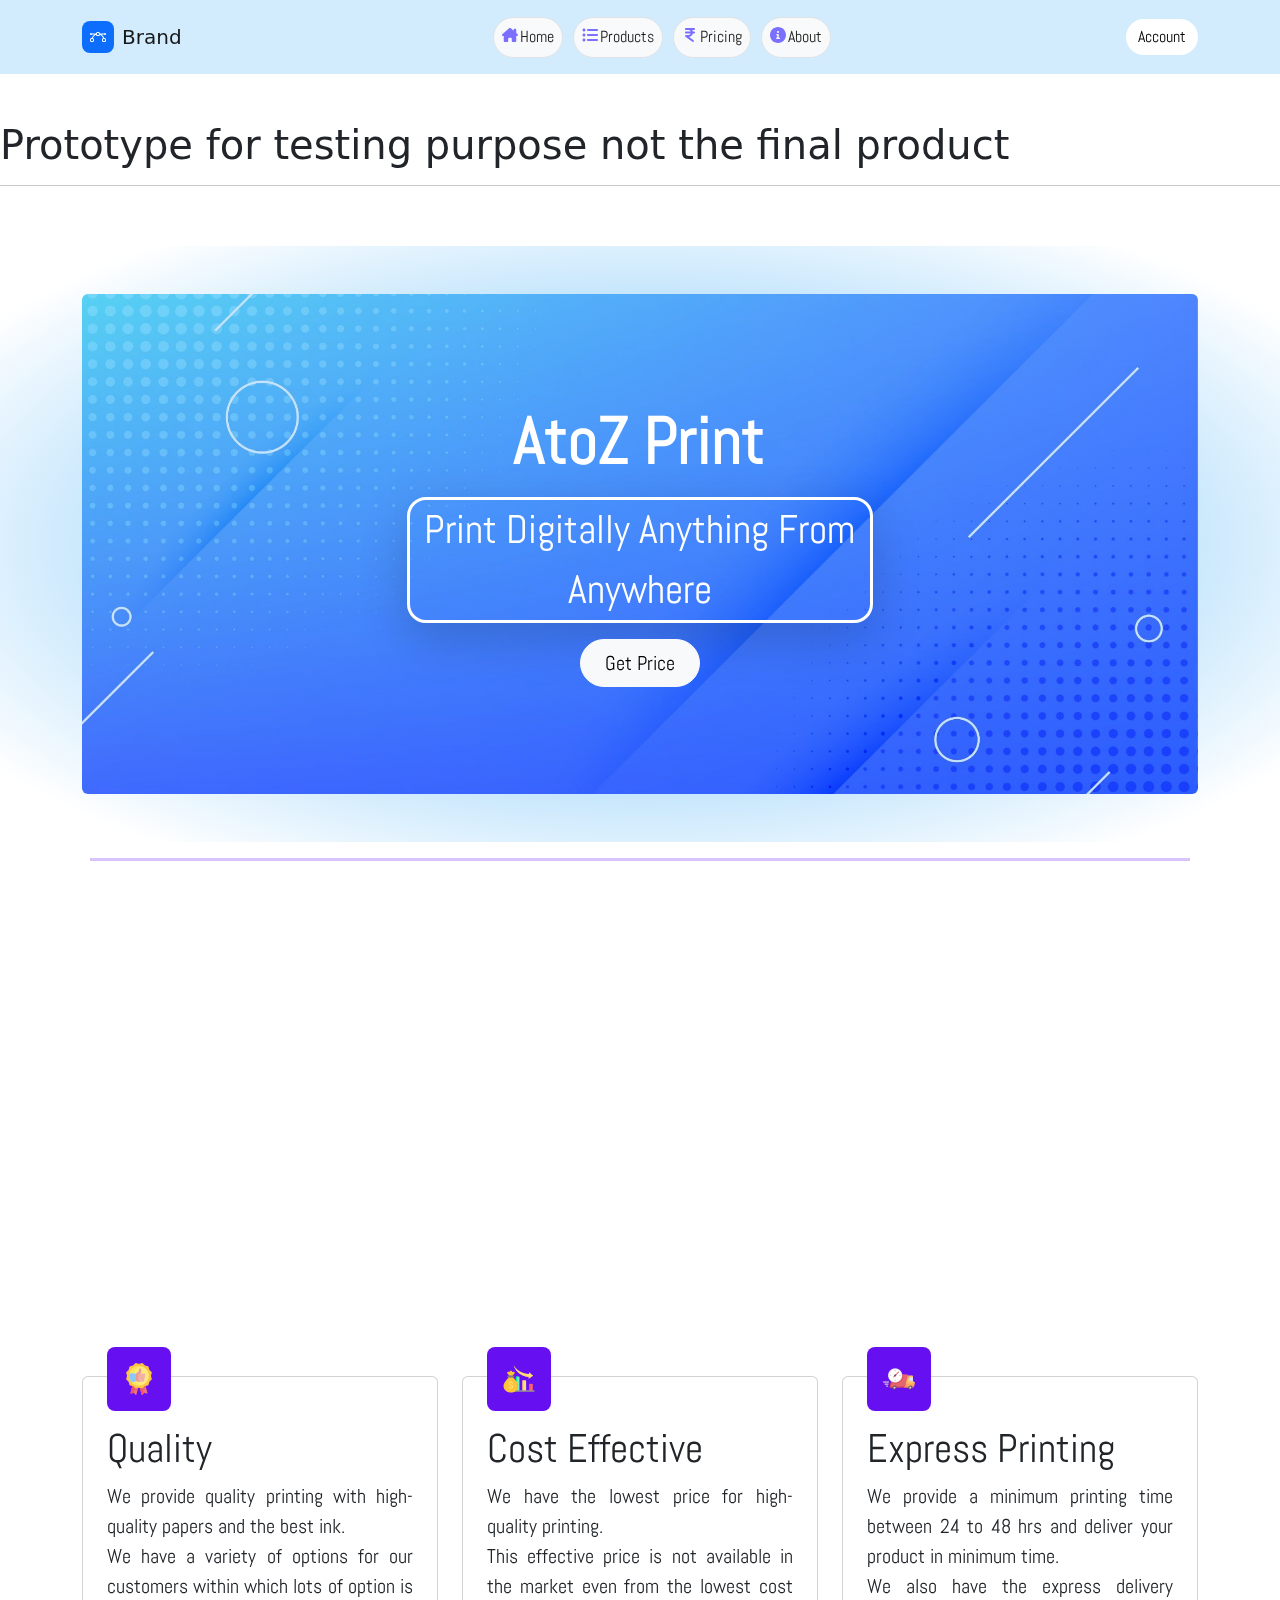
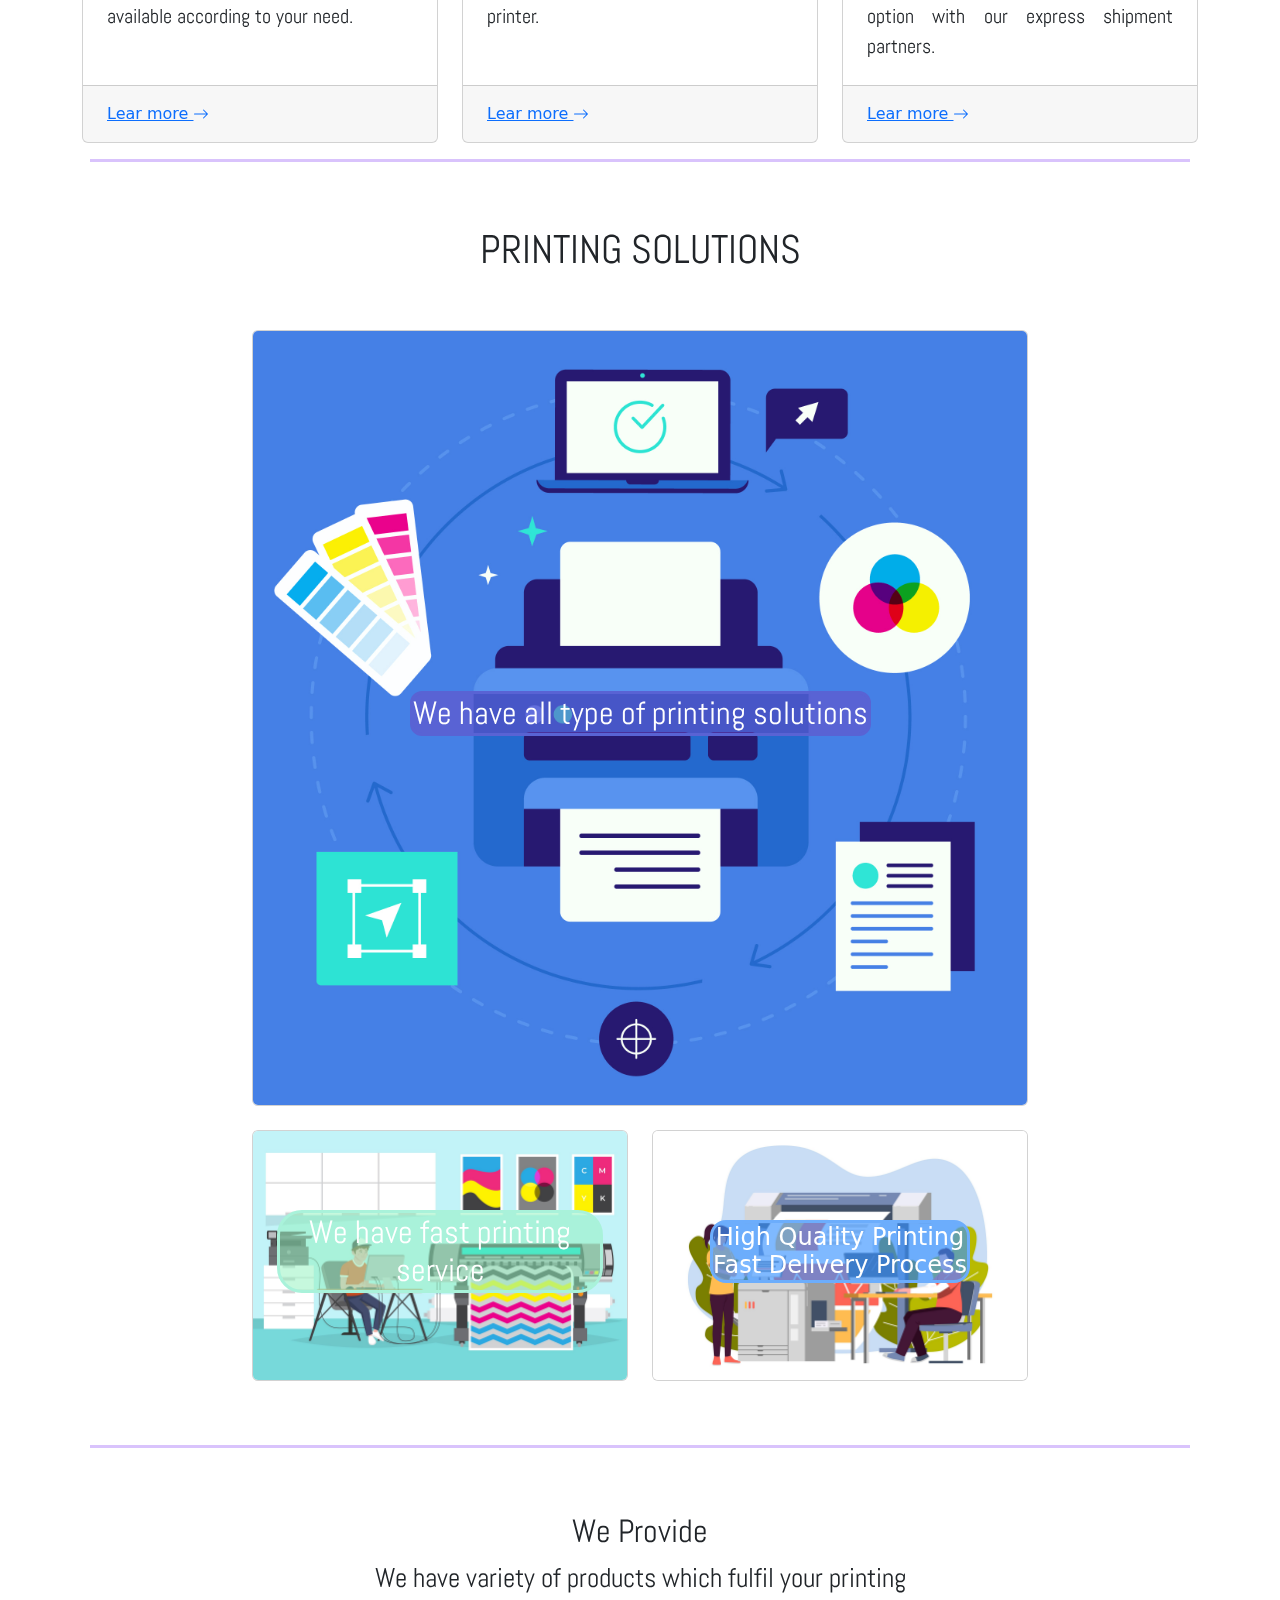
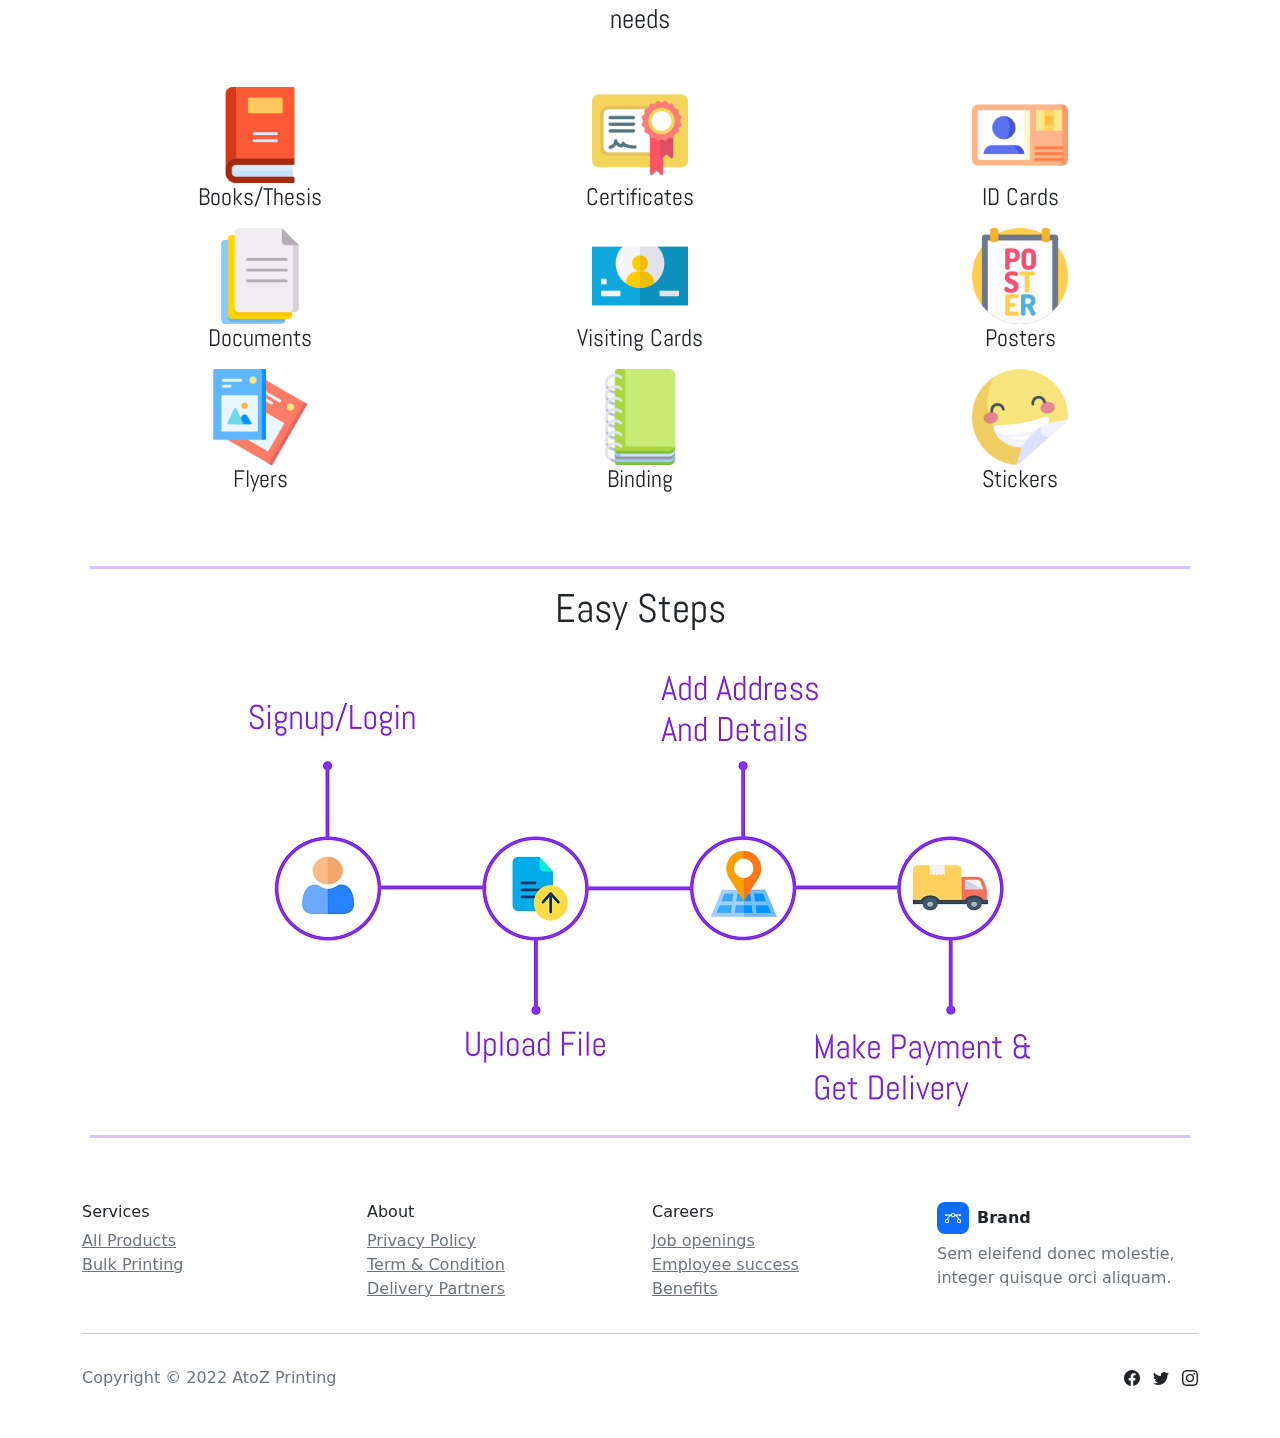
<file: index.html>
<!DOCTYPE html>
<html lang="en">

<head>
    <meta charset="utf-8">
    <meta name="viewport" content="width=device-width, initial-scale=1.0, shrink-to-fit=no">
    <title>AtoZPrinting</title>
    <link rel="stylesheet" href="assets/bootstrap/css/bootstrap.min.css">
    <link rel="stylesheet" href="https://fonts.googleapis.com/css?family=Abel&amp;display=swap">
    <link rel="stylesheet" href="https://fonts.googleapis.com/css?family=Aldrich&amp;display=swap">
    <link rel="stylesheet" href="https://fonts.googleapis.com/css?family=Allerta+Stencil&amp;display=swap">
    <link rel="stylesheet" href="assets/css/aos.min.css">
    <link rel="stylesheet" href="assets/css/animate.min.css">
    <link rel="stylesheet" href="assets/css/hob.css">
    <link rel="stylesheet" href="assets/css/Navbar-Centered-Links-icons.css">
    <link rel="stylesheet" href="assets/css/Projects-Grid-images.css">
    <link rel="stylesheet" href="assets/css/timeline.css">
</head>

<body>
    <hr style="margin-top: 60px;"><h1 style="margin-top: 60px;">Prototype for testing purpose not the final product</h1><hr>
    <nav class="navbar navbar-light navbar-expand-md fixed-top py-3" style="width: 100%;position: fixed;margin: 0px;margin-bottom: 0px;background: #d3ecfd;">
        <div class="container"><a class="navbar-brand d-flex align-items-center" href="#"><span class="bs-icon-sm bs-icon-rounded bs-icon-primary d-flex justify-content-center align-items-center me-2 bs-icon"><svg xmlns="http://www.w3.org/2000/svg" width="1em" height="1em" fill="currentColor" viewBox="0 0 16 16" class="bi bi-bezier">
                        <path fill-rule="evenodd" d="M0 10.5A1.5 1.5 0 0 1 1.5 9h1A1.5 1.5 0 0 1 4 10.5v1A1.5 1.5 0 0 1 2.5 13h-1A1.5 1.5 0 0 1 0 11.5v-1zm1.5-.5a.5.5 0 0 0-.5.5v1a.5.5 0 0 0 .5.5h1a.5.5 0 0 0 .5-.5v-1a.5.5 0 0 0-.5-.5h-1zm10.5.5A1.5 1.5 0 0 1 13.5 9h1a1.5 1.5 0 0 1 1.5 1.5v1a1.5 1.5 0 0 1-1.5 1.5h-1a1.5 1.5 0 0 1-1.5-1.5v-1zm1.5-.5a.5.5 0 0 0-.5.5v1a.5.5 0 0 0 .5.5h1a.5.5 0 0 0 .5-.5v-1a.5.5 0 0 0-.5-.5h-1zM6 4.5A1.5 1.5 0 0 1 7.5 3h1A1.5 1.5 0 0 1 10 4.5v1A1.5 1.5 0 0 1 8.5 7h-1A1.5 1.5 0 0 1 6 5.5v-1zM7.5 4a.5.5 0 0 0-.5.5v1a.5.5 0 0 0 .5.5h1a.5.5 0 0 0 .5-.5v-1a.5.5 0 0 0-.5-.5h-1z"></path>
                        <path d="M6 4.5H1.866a1 1 0 1 0 0 1h2.668A6.517 6.517 0 0 0 1.814 9H2.5c.123 0 .244.015.358.043a5.517 5.517 0 0 1 3.185-3.185A1.503 1.503 0 0 1 6 5.5v-1zm3.957 1.358A1.5 1.5 0 0 0 10 5.5v-1h4.134a1 1 0 1 1 0 1h-2.668a6.517 6.517 0 0 1 2.72 3.5H13.5c-.123 0-.243.015-.358.043a5.517 5.517 0 0 0-3.185-3.185z"></path>
                    </svg></span><span>Brand</span></a><button data-bs-toggle="collapse" class="navbar-toggler" data-bs-target="#navcol-3"><span class="visually-hidden">Toggle navigation</span><span class="navbar-toggler-icon"></span></button>
            <div class="collapse navbar-collapse" id="navcol-3">
                <ul class="navbar-nav mx-auto">
                    <li class="nav-item" style="padding-right: 10px;"><a class="nav-link active bg-light bg-gradient border rounded-pill d-table float-start" href="index.html" style="padding-top: 7px;font-family: Abel, sans-serif;"><svg xmlns="http://www.w3.org/2000/svg" viewBox="0 -32 576 576" width="1em" height="1em" fill="currentColor" style="color: rgba(108,95,254,0.9);padding: 0px;margin-bottom: 4px;margin-right: 2px;">
                                <!--! Font Awesome Free 6.1.1 by @fontawesome - https://fontawesome.com License - https://fontawesome.com/license/free (Icons: CC BY 4.0, Fonts: SIL OFL 1.1, Code: MIT License) Copyright 2022 Fonticons, Inc. -->
                                <path d="M511.8 287.6L512.5 447.7C512.5 450.5 512.3 453.1 512 455.8V472C512 494.1 494.1 512 472 512H456C454.9 512 453.8 511.1 452.7 511.9C451.3 511.1 449.9 512 448.5 512H392C369.9 512 352 494.1 352 472V384C352 366.3 337.7 352 320 352H256C238.3 352 224 366.3 224 384V472C224 494.1 206.1 512 184 512H128.1C126.6 512 125.1 511.9 123.6 511.8C122.4 511.9 121.2 512 120 512H104C81.91 512 64 494.1 64 472V360C64 359.1 64.03 358.1 64.09 357.2V287.6H32.05C14.02 287.6 0 273.5 0 255.5C0 246.5 3.004 238.5 10.01 231.5L266.4 8.016C273.4 1.002 281.4 0 288.4 0C295.4 0 303.4 2.004 309.5 7.014L416 100.7V64C416 46.33 430.3 32 448 32H480C497.7 32 512 46.33 512 64V185L564.8 231.5C572.8 238.5 576.9 246.5 575.8 255.5C575.8 273.5 560.8 287.6 543.8 287.6L511.8 287.6z"></path>
                            </svg>Home</a></li>
                    <li class="nav-item" style="padding-right: 10px;"><a class="nav-link active bg-light bg-gradient border rounded-pill d-table float-start" href="Products.html" style="padding-top: 7px;font-family: Abel, sans-serif;"><svg xmlns="http://www.w3.org/2000/svg" viewBox="0 0 512 512" width="1em" height="1em" fill="currentColor" style="color: rgba(108,95,254,0.9);padding: 0px;margin-bottom: 4px;margin-right: 2px;">
                                <!--! Font Awesome Free 6.1.1 by @fontawesome - https://fontawesome.com License - https://fontawesome.com/license/free (Icons: CC BY 4.0, Fonts: SIL OFL 1.1, Code: MIT License) Copyright 2022 Fonticons, Inc. -->
                                <path d="M16 96C16 69.49 37.49 48 64 48C90.51 48 112 69.49 112 96C112 122.5 90.51 144 64 144C37.49 144 16 122.5 16 96zM480 64C497.7 64 512 78.33 512 96C512 113.7 497.7 128 480 128H192C174.3 128 160 113.7 160 96C160 78.33 174.3 64 192 64H480zM480 224C497.7 224 512 238.3 512 256C512 273.7 497.7 288 480 288H192C174.3 288 160 273.7 160 256C160 238.3 174.3 224 192 224H480zM480 384C497.7 384 512 398.3 512 416C512 433.7 497.7 448 480 448H192C174.3 448 160 433.7 160 416C160 398.3 174.3 384 192 384H480zM16 416C16 389.5 37.49 368 64 368C90.51 368 112 389.5 112 416C112 442.5 90.51 464 64 464C37.49 464 16 442.5 16 416zM112 256C112 282.5 90.51 304 64 304C37.49 304 16 282.5 16 256C16 229.5 37.49 208 64 208C90.51 208 112 229.5 112 256z"></path>
                            </svg>Products</a></li>
                    <li class="nav-item" style="padding-right: 10px;"><a class="nav-link active bg-light bg-gradient border rounded-pill d-table float-start" href="#" style="padding-top: 7px;font-family: Abel, sans-serif;"><svg xmlns="http://www.w3.org/2000/svg" viewBox="-96 0 512 512" width="1em" height="1em" fill="currentColor" style="color: rgba(108,95,254,0.9);padding: 0px;margin-bottom: 4px;margin-right: 2px;">
                                <!--! Font Awesome Free 6.1.1 by @fontawesome - https://fontawesome.com License - https://fontawesome.com/license/free (Icons: CC BY 4.0, Fonts: SIL OFL 1.1, Code: MIT License) Copyright 2022 Fonticons, Inc. -->
                                <path d="M.0022 64C.0022 46.33 14.33 32 32 32H288C305.7 32 320 46.33 320 64C320 81.67 305.7 96 288 96H231.8C241.4 110.4 248.5 126.6 252.4 144H288C305.7 144 320 158.3 320 176C320 193.7 305.7 208 288 208H252.4C239.2 266.3 190.5 311.2 130.3 318.9L274.6 421.1C288.1 432.2 292.3 452.2 282 466.6C271.8 480.1 251.8 484.3 237.4 474L13.4 314C2.083 305.1-2.716 291.5 1.529 278.2C5.774 264.1 18.09 256 32 256H112C144.8 256 173 236.3 185.3 208H32C14.33 208 .0022 193.7 .0022 176C.0022 158.3 14.33 144 32 144H185.3C173 115.7 144.8 96 112 96H32C14.33 96 .0022 81.67 .0022 64V64z"></path>
                            </svg>Pricing</a></li>
                    <li class="nav-item"><a class="nav-link active bg-light bg-gradient border rounded-pill d-table float-start" href="About%20Us.html" style="padding-top: 7px;font-family: Abel, sans-serif;"><svg xmlns="http://www.w3.org/2000/svg" viewBox="0 0 512 512" width="1em" height="1em" fill="currentColor" style="color: rgba(108,95,254,0.9);padding: 0px;margin-bottom: 4px;margin-right: 2px;">
                                <!--! Font Awesome Free 6.1.1 by @fontawesome - https://fontawesome.com License - https://fontawesome.com/license/free (Icons: CC BY 4.0, Fonts: SIL OFL 1.1, Code: MIT License) Copyright 2022 Fonticons, Inc. -->
                                <path d="M256 0C114.6 0 0 114.6 0 256s114.6 256 256 256s256-114.6 256-256S397.4 0 256 0zM256 128c17.67 0 32 14.33 32 32c0 17.67-14.33 32-32 32S224 177.7 224 160C224 142.3 238.3 128 256 128zM296 384h-80C202.8 384 192 373.3 192 360s10.75-24 24-24h16v-64H224c-13.25 0-24-10.75-24-24S210.8 224 224 224h32c13.25 0 24 10.75 24 24v88h16c13.25 0 24 10.75 24 24S309.3 384 296 384z"></path>
                            </svg>About</a></li>
                </ul><button class="btn btn-primary" type="button" style="background: rgb(255,255,255);color: rgb(0,0,0);border-radius: 40px;border-width: 0px;font-family: Abel, sans-serif;">Account</button>
            </div>
        </div>
    </nav>
    <section class="py-4 py-xl-5" style="margin-top: 60px;background: radial-gradient(#55b5f7 0%, white 89%);">
        <div class="container">
            <div class="border rounded border-0 d-flex flex-column justify-content-center align-items-center p-4 py-5" style="background: linear-gradient(rgba(0,123,255,0.2), rgba(0,123,255,0.2)), url(assets/img/bg.jpg) center / cover;height: 500px;">
                <div class="row">
                    <div class="col-md-10 col-xl-8 text-center d-flex d-sm-flex d-md-flex justify-content-center align-items-center mx-auto justify-content-md-start align-items-md-center justify-content-xl-center">
                        <div>
                            <h1 class="fw-bold mb-3" style="font-family: Abel, sans-serif;color: rgb(255,255,255);font-size: 65.88px;font-weight: bold;">AtoZ Print</h1>
                            <p class="text-break fs-1 shadow-lg d-flex float-start flex-shrink-0 justify-content-center align-items-center align-self-center" data-bss-hover-animate="pulse" style="font-family: Abel, sans-serif;color: rgb(255,255,255);border-style: solid;border-radius: 19px;">Print Digitally Anything From Anywhere</p><button class="btn btn-light fs-5 py-2 px-4" data-bss-hover-animate="pulse" type="button" style="border-radius: 32px;font-family: Abel, sans-serif;">Get Price</button>
                        </div>
                    </div>
                </div>
            </div>
        </div>
    </section>
    <hr style="border-width: 3px;padding-left: 54px;padding-right: 20px;margin-left: 90px;margin-right: 90px;color: var(--bs-indigo);">
    <section>
        <div data-aos="fade" data-aos-delay="400">
            <div class="row">
                <div class="col offset-lg-3"><img class="img-fluid" src="assets/img/printingland.jpg" width="748" height="463" style="margin-left: 0px;display: flex;position: static;border-radius: 67px;"></div>
            </div>
        </div>
        <div class="container h-100 position-relative">
            <div class="row gy-5 gy-lg-0 row-cols-1 row-cols-md-2 row-cols-lg-3">
                <div class="col">
                    <div class="card" data-bss-hover-animate="pulse">
                        <div class="card-body pt-5 p-4">
                            <div class="bs-icon-lg bs-icon-rounded bs-icon-primary d-flex flex-shrink-0 justify-content-center align-items-center position-absolute mb-3 bs-icon lg" data-bss-hover-animate="pulse" style="top: -30px;background: var(--bs-indigo);"><img src="assets/img/quality.png"></div>
                            <h4 class="display-6 card-title" style="font-family: Abel, sans-serif;">Quality</h4>
                            <p class="card-text" style="font-family: Abel, sans-serif;text-align: justify;font-size: 20px;">We provide quality printing with high-quality papers and the best ink.<br>We have a variety of options for our customers within which lots of option is available according to your need.<br><br></p>
                        </div>
                        <div class="card-footer p-4 py-3"><a href="#">Lear more&nbsp;<svg xmlns="http://www.w3.org/2000/svg" width="1em" height="1em" fill="currentColor" viewBox="0 0 16 16" class="bi bi-arrow-right">
                                    <path fill-rule="evenodd" d="M1 8a.5.5 0 0 1 .5-.5h11.793l-3.147-3.146a.5.5 0 0 1 .708-.708l4 4a.5.5 0 0 1 0 .708l-4 4a.5.5 0 0 1-.708-.708L13.293 8.5H1.5A.5.5 0 0 1 1 8z"></path>
                                </svg></a></div>
                    </div>
                </div>
                <div class="col">
                    <div class="card" data-bss-hover-animate="pulse">
                        <div class="card-body pt-5 p-4">
                            <div class="bs-icon-lg bs-icon-rounded bs-icon-primary d-flex flex-shrink-0 justify-content-center align-items-center position-absolute mb-3 bs-icon lg" style="top: -30px;background: var(--bs-indigo);"><img src="assets/img/reduction.png"></div>
                            <h4 class="display-6 card-title" style="font-family: Abel, sans-serif;">Cost Effective</h4>
                            <p class="card-text" style="font-family: Abel, sans-serif;text-align: justify;font-size: 20px;">We have the lowest price for high-quality printing.<br>This effective price is not available in the market even from the lowest cost printer.<br><br></p>
                        </div>
                        <div class="card-footer p-4 py-3"><a href="#">Lear more&nbsp;<svg xmlns="http://www.w3.org/2000/svg" width="1em" height="1em" fill="currentColor" viewBox="0 0 16 16" class="bi bi-arrow-right">
                                    <path fill-rule="evenodd" d="M1 8a.5.5 0 0 1 .5-.5h11.793l-3.147-3.146a.5.5 0 0 1 .708-.708l4 4a.5.5 0 0 1 0 .708l-4 4a.5.5 0 0 1-.708-.708L13.293 8.5H1.5A.5.5 0 0 1 1 8z"></path>
                                </svg></a></div>
                    </div>
                </div>
                <div class="col">
                    <div class="card" data-bss-hover-animate="pulse">
                        <div class="card-body pt-5 p-4">
                            <div class="bs-icon-lg bs-icon-rounded bs-icon-primary d-flex flex-shrink-0 justify-content-center align-items-center position-absolute mb-3 bs-icon lg" style="top: -30px;background: var(--bs-indigo);"><img src="assets/img/fast-delivery.png"></div>
                            <h4 class="display-6 card-title" style="font-family: Abel, sans-serif;">Express Printing</h4>
                            <p class="card-text" style="font-family: Abel, sans-serif;text-align: justify;font-size: 20px;">We provide a minimum printing time between 24 to 48 hrs and deliver your product in minimum time. <br>We also have the express delivery option with our express shipment partners.</p>
                        </div>
                        <div class="card-footer p-4 py-3"><a href="#">Lear more&nbsp;<svg xmlns="http://www.w3.org/2000/svg" width="1em" height="1em" fill="currentColor" viewBox="0 0 16 16" class="bi bi-arrow-right">
                                    <path fill-rule="evenodd" d="M1 8a.5.5 0 0 1 .5-.5h11.793l-3.147-3.146a.5.5 0 0 1 .708-.708l4 4a.5.5 0 0 1 0 .708l-4 4a.5.5 0 0 1-.708-.708L13.293 8.5H1.5A.5.5 0 0 1 1 8z"></path>
                                </svg></a></div>
                    </div>
                </div>
            </div>
        </div>
    </section>
    <hr style="border-width: 3px;color: var(--bs-indigo);margin-left: 90px;margin-right: 90px;">
    <div class="container d-flex flex-column align-items-center py-4 py-xl-5">
        <div class="row mb-5">
            <div class="col-md-8 col-xl-6 text-center">
                <h2 class="text-nowrap fs-1" style="width: 100%;height: 100%;font-family: Abel, sans-serif;font-size: 29.092px;">PRINTING SOLUTIONS</h2>
            </div>
        </div>
        <div class="row gy-4 w-100" style="max-width: 800px;">
            <div class="col-12">
                <div class="card"><img class="card-img w-100 d-block" src="assets/img/3572493.jpg">
                    <div class="card-img-overlay text-center d-flex flex-column justify-content-center align-items-center p-4">
                        <h4 class="fs-2" style="color: rgb(255,255,255);font-family: Abel, sans-serif;background: rgba(111,66,193,0.48);border-style: solid;border-color: rgb(89,99,212);border-radius: 12px;backdrop-filter: opacity(1) blur(0px);">We have all type of printing solutions</h4>
                    </div>
                </div>
            </div>
            <div class="col-12 col-md-6">
                <div class="card"><img class="card-img w-100 d-block" src="assets/img/5118215.jpg">
                    <div class="card-img-overlay text-center d-flex flex-column justify-content-center align-items-center p-4">
                        <h4 class="fs-2" style="font-family: Abel, sans-serif;color: rgb(255,255,255);background: rgba(145,242,190,0.52);border-style: solid;border-color: rgb(169,242,218);border-radius: 25px;">We have fast printing service</h4>
                    </div>
                </div>
            </div>
            <div class="col-12 col-md-6">
                <div class="card"><img class="card-img w-100 d-block" src="assets/img/5130798.jpg">
                    <div class="card-img-overlay text-center d-flex flex-column justify-content-center align-items-center p-4">
                        <h4 style="color: rgb(255,255,255);background: rgba(58,148,255,0.65);border-style: solid;border-color: rgb(108,173,252);border-radius: 16px;">High Quality Printing<br>Fast Delivery Process</h4>
                    </div>
                </div>
            </div>
        </div>
    </div>
    <hr style="border-width: 3px;color: var(--bs-indigo);margin-left: 90px;margin-right: 90px;">
    <div class="container py-4 py-xl-5">
        <div class="row mb-5">
            <div class="col-md-8 col-xl-6 text-center mx-auto">
                <h2 style="font-family: Abel, sans-serif;">We Provide</h2>
                <p class="w-lg-50" style="font-family: Abel, sans-serif;font-size: 27px;">We have variety of products which fulfil your printing needs</p>
            </div>
        </div>
        <div class="row gy-4 row-cols-1 row-cols-md-2 row-cols-xl-3">
            <div class="col">
                <div class="text-center d-flex flex-column align-items-center align-items-xl-center">
                    <div class="bs-icon-lg bs-icon-rounded bs-icon-primary d-flex flex-shrink-0 justify-content-center align-items-center d-inline-block mb-3 bs-icon lg"><img data-bss-hover-animate="pulse" src="assets/img/book.png" width="96" height="96"></div>
                    <div class="px-3">
                        <h4 style="font-family: Abel, sans-serif;">Books/Thesis</h4>
                    </div>
                </div>
            </div>
            <div class="col">
                <div class="text-center d-flex flex-column align-items-center align-items-xl-center">
                    <div class="bs-icon-lg bs-icon-rounded bs-icon-primary d-flex flex-shrink-0 justify-content-center align-items-center d-inline-block mb-3 bs-icon lg" style="background: rgba(13,110,253,0);"><img data-bss-hover-animate="pulse" src="assets/img/certificate%20(1).png" width="96" height="96"></div>
                    <div class="px-3">
                        <h4 style="font-family: Abel, sans-serif;">Certificates</h4>
                    </div>
                </div>
            </div>
            <div class="col">
                <div class="text-center d-flex flex-column align-items-center align-items-xl-center">
                    <div class="bs-icon-lg bs-icon-rounded bs-icon-primary d-flex flex-shrink-0 justify-content-center align-items-center d-inline-block mb-3 bs-icon lg" style="background: rgba(13,110,253,0);"><img data-bss-hover-animate="pulse" src="assets/img/id.png" width="96" height="96"></div>
                    <div class="px-3">
                        <h4 style="font-family: Abel, sans-serif;">ID Cards</h4>
                    </div>
                </div>
            </div>
            <div class="col">
                <div class="text-center d-flex flex-column align-items-center align-items-xl-center">
                    <div class="bs-icon-lg bs-icon-rounded bs-icon-primary d-flex flex-shrink-0 justify-content-center align-items-center d-inline-block mb-3 bs-icon lg" style="background: rgba(13,110,253,0);"><img data-bss-hover-animate="pulse" src="assets/img/documents.png" width="96" height="96"></div>
                    <div class="px-3">
                        <h4 style="font-family: Abel, sans-serif;">Documents</h4>
                    </div>
                </div>
            </div>
            <div class="col">
                <div class="text-center d-flex flex-column align-items-center align-items-xl-center">
                    <div class="bs-icon-lg bs-icon-rounded bs-icon-primary d-flex flex-shrink-0 justify-content-center align-items-center d-inline-block mb-3 bs-icon lg" style="background: rgba(13,110,253,0);"><img data-bss-hover-animate="pulse" src="assets/img/business-card.png" width="96" height="96"></div>
                    <div class="px-3">
                        <h4 style="font-family: Abel, sans-serif;">Visiting Cards</h4>
                    </div>
                </div>
            </div>
            <div class="col">
                <div class="text-center d-flex flex-column align-items-center align-items-xl-center">
                    <div class="bs-icon-lg bs-icon-rounded bs-icon-primary d-flex flex-shrink-0 justify-content-center align-items-center d-inline-block mb-3 bs-icon lg" style="background: rgba(13,110,253,0);"><img data-bss-hover-animate="pulse" src="assets/img/poster%20(1).png" width="96" height="96"></div>
                    <div class="px-3">
                        <h4 style="font-family: Abel, sans-serif;">Posters</h4>
                    </div>
                </div>
            </div>
            <div class="col">
                <div class="text-center d-flex flex-column align-items-center align-items-xl-center">
                    <div class="bs-icon-lg bs-icon-rounded bs-icon-primary d-flex flex-shrink-0 justify-content-center align-items-center d-inline-block mb-3 bs-icon lg" style="background: rgba(13,110,253,0);"><img data-bss-hover-animate="pulse" src="assets/img/flyer.png" width="96" height="96"></div>
                    <div class="px-3">
                        <h4 style="font-family: Abel, sans-serif;">Flyers</h4>
                    </div>
                </div>
            </div>
            <div class="col">
                <div class="text-center d-flex flex-column align-items-center align-items-xl-center">
                    <div class="bs-icon-lg bs-icon-rounded bs-icon-primary d-flex flex-shrink-0 justify-content-center align-items-center d-inline-block mb-3 bs-icon lg" style="background: rgba(13,110,253,0);"><img data-bss-hover-animate="pulse" src="assets/img/binding.png" width="96" height="96"></div>
                    <div class="px-3">
                        <h4 style="font-family: Abel, sans-serif;">Binding</h4>
                    </div>
                </div>
            </div>
            <div class="col">
                <div class="text-center d-flex flex-column align-items-center align-items-xl-center">
                    <div class="bs-icon-lg bs-icon-rounded bs-icon-primary d-flex flex-shrink-0 justify-content-center align-items-center d-inline-block mb-3 bs-icon lg" style="background: rgba(13,110,253,0);"><img data-bss-hover-animate="pulse" src="assets/img/happy.png" width="96" height="96"></div>
                    <div class="px-3">
                        <h4 style="font-family: Abel, sans-serif;">Stickers</h4>
                    </div>
                </div>
            </div>
        </div>
    </div>
    <hr style="border-width: 3px;color: var(--bs-indigo);margin-left: 90px;margin-right: 90px;">
    <div class="container">
        <div class="row g-0" style="margin-bottom: 78px;">
            <div class="col">
                <h1 class="text-center" style="font-family: Abel, sans-serif;margin-bottom: -71px;">Easy Steps</h1>
            </div>
        </div>
        <div class="row">
            <div class="col" style="text-align: center;"><img class="img-fluid" src="assets/img/timeline1.jpg"></div>
        </div>
    </div>
    <hr style="border-width: 3px;color: var(--bs-indigo);margin-left: 90px;margin-right: 90px;">
    <footer style="background: rgba(255,255,255,0.5);">
        <div class="container py-4 py-lg-5">
            <div class="row justify-content-center">
                <div class="col-sm-4 col-md-3 text-center text-lg-start d-flex flex-column item">
                    <h3 class="fs-6">Services</h3>
                    <ul class="list-unstyled">
                        <li><a class="link-secondary" href="Products.html">All Products</a></li>
                        <li><a class="link-secondary" href="#">Bulk Printing</a></li>
                        <li><a class="link-secondary" href="#"></a></li>
                    </ul>
                </div>
                <div class="col-sm-4 col-md-3 text-center text-lg-start d-flex flex-column item">
                    <h3 class="fs-6">About</h3>
                    <ul class="list-unstyled">
                        <li><a class="link-secondary" href="Privacy%20Policy.html">Privacy Policy</a></li>
                        <li><a class="link-secondary" href="Terms%20&amp;%20Conditions.html">Term &amp; Condition</a></li>
                        <li><a class="link-secondary" href="#">Delivery Partners</a></li>
                    </ul>
                </div>
                <div class="col-sm-4 col-md-3 text-center text-lg-start d-flex flex-column item">
                    <h3 class="fs-6">Careers</h3>
                    <ul class="list-unstyled">
                        <li><a class="link-secondary" href="#">Job openings</a></li>
                        <li><a class="link-secondary" href="#">Employee success</a></li>
                        <li><a class="link-secondary" href="#">Benefits</a></li>
                    </ul>
                </div>
                <div class="col-lg-3 text-center text-lg-start d-flex flex-column align-items-center order-first align-items-lg-start order-lg-last item social">
                    <div class="fw-bold d-flex align-items-center mb-2"><span class="bs-icon-sm bs-icon-rounded bs-icon-primary d-flex justify-content-center align-items-center bs-icon me-2"><svg xmlns="http://www.w3.org/2000/svg" width="1em" height="1em" fill="currentColor" viewBox="0 0 16 16" class="bi bi-bezier">
                                <path fill-rule="evenodd" d="M0 10.5A1.5 1.5 0 0 1 1.5 9h1A1.5 1.5 0 0 1 4 10.5v1A1.5 1.5 0 0 1 2.5 13h-1A1.5 1.5 0 0 1 0 11.5v-1zm1.5-.5a.5.5 0 0 0-.5.5v1a.5.5 0 0 0 .5.5h1a.5.5 0 0 0 .5-.5v-1a.5.5 0 0 0-.5-.5h-1zm10.5.5A1.5 1.5 0 0 1 13.5 9h1a1.5 1.5 0 0 1 1.5 1.5v1a1.5 1.5 0 0 1-1.5 1.5h-1a1.5 1.5 0 0 1-1.5-1.5v-1zm1.5-.5a.5.5 0 0 0-.5.5v1a.5.5 0 0 0 .5.5h1a.5.5 0 0 0 .5-.5v-1a.5.5 0 0 0-.5-.5h-1zM6 4.5A1.5 1.5 0 0 1 7.5 3h1A1.5 1.5 0 0 1 10 4.5v1A1.5 1.5 0 0 1 8.5 7h-1A1.5 1.5 0 0 1 6 5.5v-1zM7.5 4a.5.5 0 0 0-.5.5v1a.5.5 0 0 0 .5.5h1a.5.5 0 0 0 .5-.5v-1a.5.5 0 0 0-.5-.5h-1z"></path>
                                <path d="M6 4.5H1.866a1 1 0 1 0 0 1h2.668A6.517 6.517 0 0 0 1.814 9H2.5c.123 0 .244.015.358.043a5.517 5.517 0 0 1 3.185-3.185A1.503 1.503 0 0 1 6 5.5v-1zm3.957 1.358A1.5 1.5 0 0 0 10 5.5v-1h4.134a1 1 0 1 1 0 1h-2.668a6.517 6.517 0 0 1 2.72 3.5H13.5c-.123 0-.243.015-.358.043a5.517 5.517 0 0 0-3.185-3.185z"></path>
                            </svg></span><span>Brand</span></div>
                    <p class="text-muted copyright">Sem eleifend donec molestie, integer quisque orci aliquam.</p>
                </div>
            </div>
            <hr>
            <div class="d-flex justify-content-between align-items-center pt-3">
                <p class="text-muted mb-0">Copyright © 2022 AtoZ Printing</p>
                <ul class="list-inline mb-0">
                    <li class="list-inline-item"><svg xmlns="http://www.w3.org/2000/svg" width="1em" height="1em" fill="currentColor" viewBox="0 0 16 16" class="bi bi-facebook">
                            <path d="M16 8.049c0-4.446-3.582-8.05-8-8.05C3.58 0-.002 3.603-.002 8.05c0 4.017 2.926 7.347 6.75 7.951v-5.625h-2.03V8.05H6.75V6.275c0-2.017 1.195-3.131 3.022-3.131.876 0 1.791.157 1.791.157v1.98h-1.009c-.993 0-1.303.621-1.303 1.258v1.51h2.218l-.354 2.326H9.25V16c3.824-.604 6.75-3.934 6.75-7.951z"></path>
                        </svg></li>
                    <li class="list-inline-item"><svg xmlns="http://www.w3.org/2000/svg" width="1em" height="1em" fill="currentColor" viewBox="0 0 16 16" class="bi bi-twitter">
                            <path d="M5.026 15c6.038 0 9.341-5.003 9.341-9.334 0-.14 0-.282-.006-.422A6.685 6.685 0 0 0 16 3.542a6.658 6.658 0 0 1-1.889.518 3.301 3.301 0 0 0 1.447-1.817 6.533 6.533 0 0 1-2.087.793A3.286 3.286 0 0 0 7.875 6.03a9.325 9.325 0 0 1-6.767-3.429 3.289 3.289 0 0 0 1.018 4.382A3.323 3.323 0 0 1 .64 6.575v.045a3.288 3.288 0 0 0 2.632 3.218 3.203 3.203 0 0 1-.865.115 3.23 3.23 0 0 1-.614-.057 3.283 3.283 0 0 0 3.067 2.277A6.588 6.588 0 0 1 .78 13.58a6.32 6.32 0 0 1-.78-.045A9.344 9.344 0 0 0 5.026 15z"></path>
                        </svg></li>
                    <li class="list-inline-item"><svg xmlns="http://www.w3.org/2000/svg" width="1em" height="1em" fill="currentColor" viewBox="0 0 16 16" class="bi bi-instagram">
                            <path d="M8 0C5.829 0 5.556.01 4.703.048 3.85.088 3.269.222 2.76.42a3.917 3.917 0 0 0-1.417.923A3.927 3.927 0 0 0 .42 2.76C.222 3.268.087 3.85.048 4.7.01 5.555 0 5.827 0 8.001c0 2.172.01 2.444.048 3.297.04.852.174 1.433.372 1.942.205.526.478.972.923 1.417.444.445.89.719 1.416.923.51.198 1.09.333 1.942.372C5.555 15.99 5.827 16 8 16s2.444-.01 3.298-.048c.851-.04 1.434-.174 1.943-.372a3.916 3.916 0 0 0 1.416-.923c.445-.445.718-.891.923-1.417.197-.509.332-1.09.372-1.942C15.99 10.445 16 10.173 16 8s-.01-2.445-.048-3.299c-.04-.851-.175-1.433-.372-1.941a3.926 3.926 0 0 0-.923-1.417A3.911 3.911 0 0 0 13.24.42c-.51-.198-1.092-.333-1.943-.372C10.443.01 10.172 0 7.998 0h.003zm-.717 1.442h.718c2.136 0 2.389.007 3.232.046.78.035 1.204.166 1.486.275.373.145.64.319.92.599.28.28.453.546.598.92.11.281.24.705.275 1.485.039.843.047 1.096.047 3.231s-.008 2.389-.047 3.232c-.035.78-.166 1.203-.275 1.485a2.47 2.47 0 0 1-.599.919c-.28.28-.546.453-.92.598-.28.11-.704.24-1.485.276-.843.038-1.096.047-3.232.047s-2.39-.009-3.233-.047c-.78-.036-1.203-.166-1.485-.276a2.478 2.478 0 0 1-.92-.598 2.48 2.48 0 0 1-.6-.92c-.109-.281-.24-.705-.275-1.485-.038-.843-.046-1.096-.046-3.233 0-2.136.008-2.388.046-3.231.036-.78.166-1.204.276-1.486.145-.373.319-.64.599-.92.28-.28.546-.453.92-.598.282-.11.705-.24 1.485-.276.738-.034 1.024-.044 2.515-.045v.002zm4.988 1.328a.96.96 0 1 0 0 1.92.96.96 0 0 0 0-1.92zm-4.27 1.122a4.109 4.109 0 1 0 0 8.217 4.109 4.109 0 0 0 0-8.217zm0 1.441a2.667 2.667 0 1 1 0 5.334 2.667 2.667 0 0 1 0-5.334z"></path>
                        </svg></li>
                </ul>
            </div>
        </div>
    </footer>
    <script src="assets/bootstrap/js/bootstrap.min.js"></script>
    <script src="assets/js/aos.min.js"></script>
    <script src="assets/js/bs-init.js"></script>
</body>

</html>
</file>
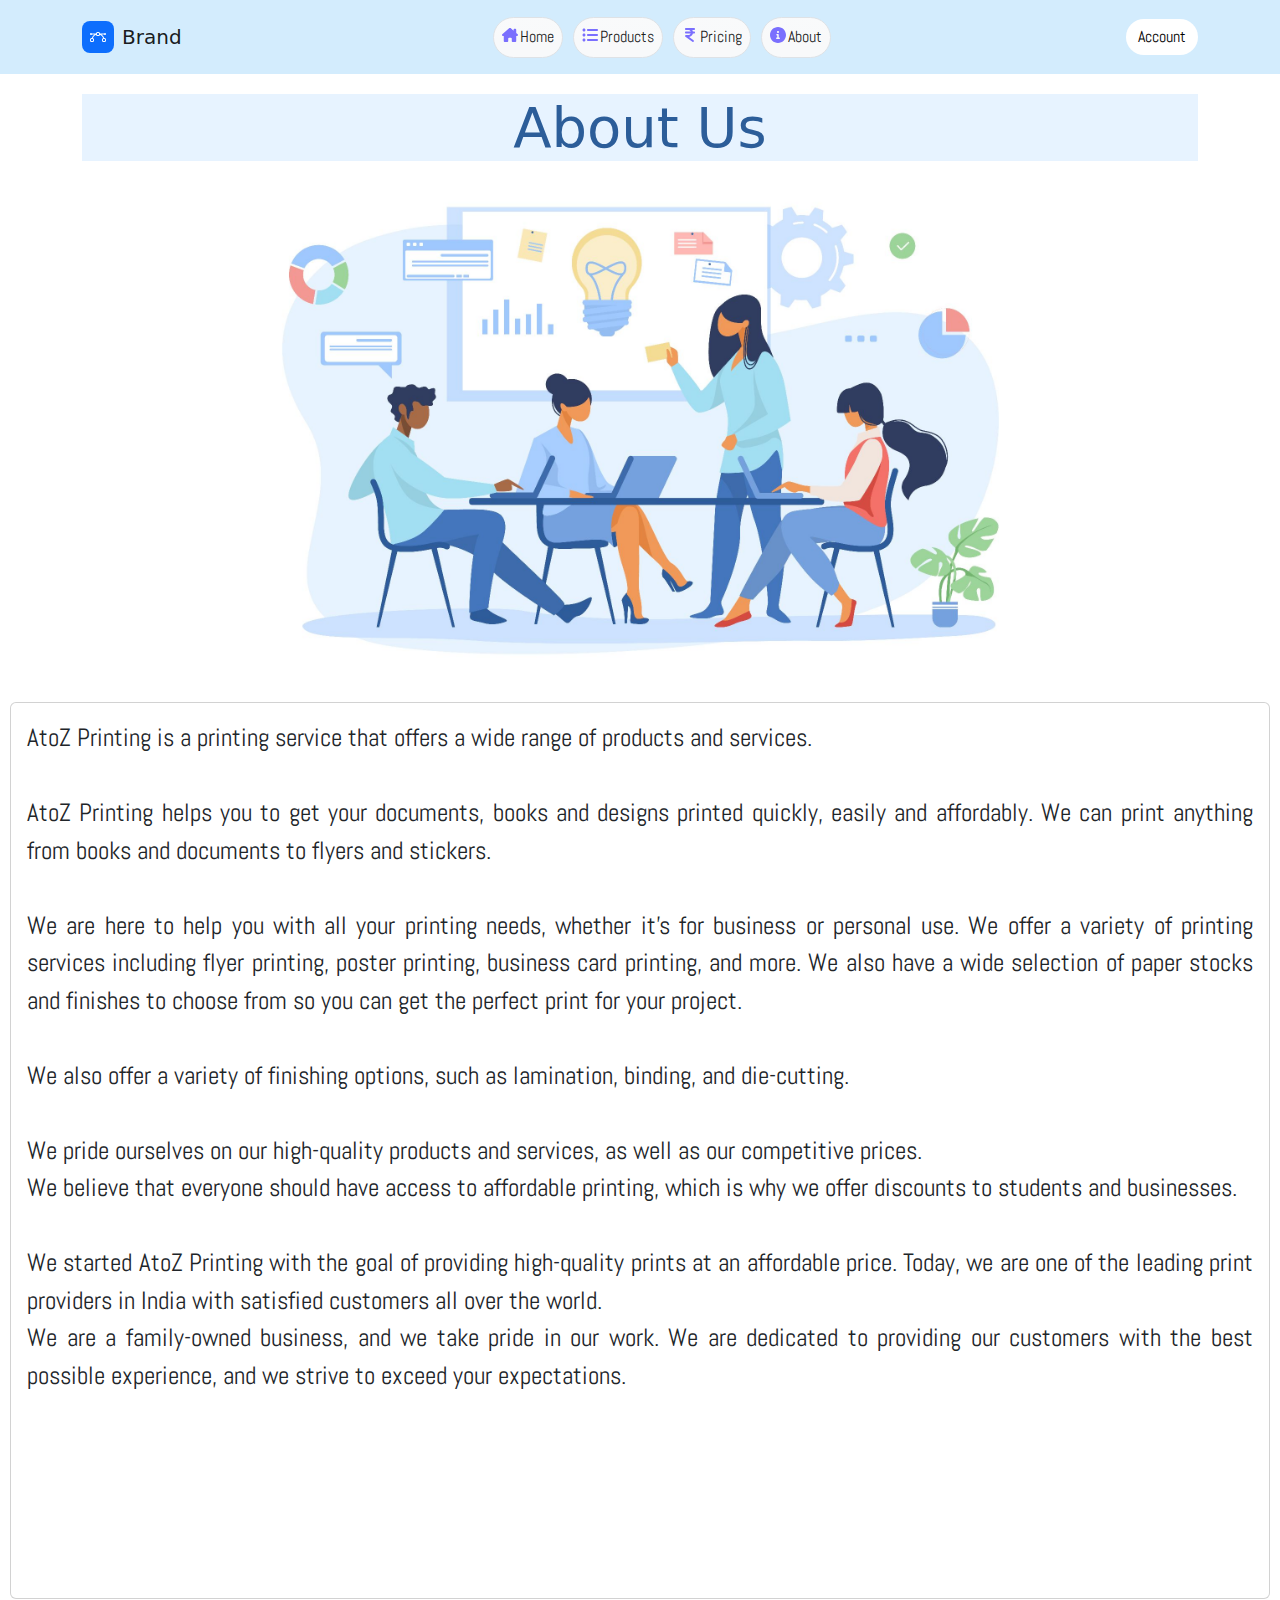
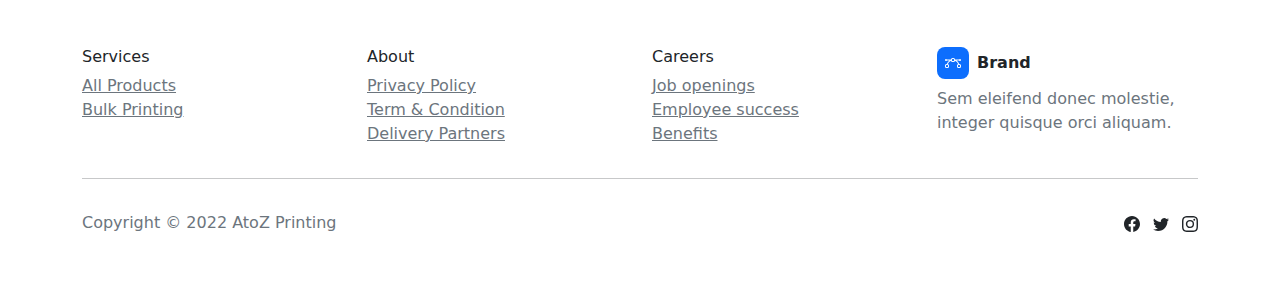
<file: About Us.html>
<!DOCTYPE html>
<html lang="en">

<head>
    <meta charset="utf-8">
    <meta name="viewport" content="width=device-width, initial-scale=1.0, shrink-to-fit=no">
    <title>AtoZPrinting</title>
    <link rel="stylesheet" href="assets/bootstrap/css/bootstrap.min.css">
    <link rel="stylesheet" href="https://fonts.googleapis.com/css?family=Abel&amp;display=swap">
    <link rel="stylesheet" href="https://fonts.googleapis.com/css?family=Aldrich&amp;display=swap">
    <link rel="stylesheet" href="https://fonts.googleapis.com/css?family=Allerta+Stencil&amp;display=swap">
    <link rel="stylesheet" href="assets/css/hob.css">
    <link rel="stylesheet" href="assets/css/Navbar-Centered-Links-icons.css">
    <link rel="stylesheet" href="assets/css/Projects-Grid-images.css">
    <link rel="stylesheet" href="assets/css/timeline.css">
</head>

<body>
    <div class="container">
        <div class="row">
            <div class="col text-center">
                <h1 class="display-4" style="margin-top: 94px;background: #e7f3ff;color: rgb(44,93,153);">About Us</h1>
            </div>
        </div>
        <div class="row">
            <div class="col text-center"><img class="img-fluid w-75" src="assets/img/AboutUs.jpg"></div>
        </div>
    </div>
    <div class="row">
        <div class="col">
            <div class="card" style="margin-left: 10px;margin-right: 10px;margin-top: 10px;">
                <div class="card-body">
                    <p class="card-text" style="font-family: Abel, sans-serif;font-size: 25px;text-align: justify;">AtoZ Printing is a printing service that offers a wide range of products and services.<br><br>AtoZ Printing helps you to get your documents, books and designs printed quickly, easily and affordably. We can print anything from books and documents to flyers and stickers.<br>&nbsp;<br>We are here to help you with all your printing needs, whether it's for business or personal use. We offer a variety of printing services including flyer printing, poster printing, business card printing, and more. We also have a wide selection of paper stocks and finishes to choose from so you can get the perfect print for your project.<br><br>We also offer a variety of finishing options, such as lamination, binding, and die-cutting.<br><br>We pride ourselves on our high-quality products and services, as well as our competitive prices.<br>We believe that everyone should have access to affordable printing, which is why we offer discounts to students and businesses.<br><br>We started AtoZ Printing with the goal of providing high-quality prints at an affordable price. Today, we are one of the leading print providers in India with satisfied customers all over the world.&nbsp;<br>We are a family-owned business, and we take pride in our work. We are dedicated to providing our customers with the best possible experience, and we strive to exceed your expectations.<br><br><br><br><br><br></p>
                </div>
            </div>
        </div>
    </div>
    <nav class="navbar navbar-light navbar-expand-md fixed-top py-3" style="width: 100%;position: fixed;margin: 0px;margin-bottom: 0px;background: #d3ecfd;">
        <div class="container"><a class="navbar-brand d-flex align-items-center" href="#"><span class="bs-icon-sm bs-icon-rounded bs-icon-primary d-flex justify-content-center align-items-center me-2 bs-icon"><svg xmlns="http://www.w3.org/2000/svg" width="1em" height="1em" fill="currentColor" viewBox="0 0 16 16" class="bi bi-bezier">
                        <path fill-rule="evenodd" d="M0 10.5A1.5 1.5 0 0 1 1.5 9h1A1.5 1.5 0 0 1 4 10.5v1A1.5 1.5 0 0 1 2.5 13h-1A1.5 1.5 0 0 1 0 11.5v-1zm1.5-.5a.5.5 0 0 0-.5.5v1a.5.5 0 0 0 .5.5h1a.5.5 0 0 0 .5-.5v-1a.5.5 0 0 0-.5-.5h-1zm10.5.5A1.5 1.5 0 0 1 13.5 9h1a1.5 1.5 0 0 1 1.5 1.5v1a1.5 1.5 0 0 1-1.5 1.5h-1a1.5 1.5 0 0 1-1.5-1.5v-1zm1.5-.5a.5.5 0 0 0-.5.5v1a.5.5 0 0 0 .5.5h1a.5.5 0 0 0 .5-.5v-1a.5.5 0 0 0-.5-.5h-1zM6 4.5A1.5 1.5 0 0 1 7.5 3h1A1.5 1.5 0 0 1 10 4.5v1A1.5 1.5 0 0 1 8.5 7h-1A1.5 1.5 0 0 1 6 5.5v-1zM7.5 4a.5.5 0 0 0-.5.5v1a.5.5 0 0 0 .5.5h1a.5.5 0 0 0 .5-.5v-1a.5.5 0 0 0-.5-.5h-1z"></path>
                        <path d="M6 4.5H1.866a1 1 0 1 0 0 1h2.668A6.517 6.517 0 0 0 1.814 9H2.5c.123 0 .244.015.358.043a5.517 5.517 0 0 1 3.185-3.185A1.503 1.503 0 0 1 6 5.5v-1zm3.957 1.358A1.5 1.5 0 0 0 10 5.5v-1h4.134a1 1 0 1 1 0 1h-2.668a6.517 6.517 0 0 1 2.72 3.5H13.5c-.123 0-.243.015-.358.043a5.517 5.517 0 0 0-3.185-3.185z"></path>
                    </svg></span><span>Brand</span></a><button data-bs-toggle="collapse" class="navbar-toggler" data-bs-target="#navcol-3"><span class="visually-hidden">Toggle navigation</span><span class="navbar-toggler-icon"></span></button>
            <div class="collapse navbar-collapse" id="navcol-3">
                <ul class="navbar-nav mx-auto">
                    <li class="nav-item" style="padding-right: 10px;"><a class="nav-link active bg-light bg-gradient border rounded-pill d-table float-start" href="index.html" style="padding-top: 7px;font-family: Abel, sans-serif;"><svg xmlns="http://www.w3.org/2000/svg" viewBox="0 -32 576 576" width="1em" height="1em" fill="currentColor" style="color: rgba(108,95,254,0.9);padding: 0px;margin-bottom: 4px;margin-right: 2px;">
                                <!--! Font Awesome Free 6.1.1 by @fontawesome - https://fontawesome.com License - https://fontawesome.com/license/free (Icons: CC BY 4.0, Fonts: SIL OFL 1.1, Code: MIT License) Copyright 2022 Fonticons, Inc. -->
                                <path d="M511.8 287.6L512.5 447.7C512.5 450.5 512.3 453.1 512 455.8V472C512 494.1 494.1 512 472 512H456C454.9 512 453.8 511.1 452.7 511.9C451.3 511.1 449.9 512 448.5 512H392C369.9 512 352 494.1 352 472V384C352 366.3 337.7 352 320 352H256C238.3 352 224 366.3 224 384V472C224 494.1 206.1 512 184 512H128.1C126.6 512 125.1 511.9 123.6 511.8C122.4 511.9 121.2 512 120 512H104C81.91 512 64 494.1 64 472V360C64 359.1 64.03 358.1 64.09 357.2V287.6H32.05C14.02 287.6 0 273.5 0 255.5C0 246.5 3.004 238.5 10.01 231.5L266.4 8.016C273.4 1.002 281.4 0 288.4 0C295.4 0 303.4 2.004 309.5 7.014L416 100.7V64C416 46.33 430.3 32 448 32H480C497.7 32 512 46.33 512 64V185L564.8 231.5C572.8 238.5 576.9 246.5 575.8 255.5C575.8 273.5 560.8 287.6 543.8 287.6L511.8 287.6z"></path>
                            </svg>Home</a></li>
                    <li class="nav-item" style="padding-right: 10px;"><a class="nav-link active bg-light bg-gradient border rounded-pill d-table float-start" href="Products.html" style="padding-top: 7px;font-family: Abel, sans-serif;"><svg xmlns="http://www.w3.org/2000/svg" viewBox="0 0 512 512" width="1em" height="1em" fill="currentColor" style="color: rgba(108,95,254,0.9);padding: 0px;margin-bottom: 4px;margin-right: 2px;">
                                <!--! Font Awesome Free 6.1.1 by @fontawesome - https://fontawesome.com License - https://fontawesome.com/license/free (Icons: CC BY 4.0, Fonts: SIL OFL 1.1, Code: MIT License) Copyright 2022 Fonticons, Inc. -->
                                <path d="M16 96C16 69.49 37.49 48 64 48C90.51 48 112 69.49 112 96C112 122.5 90.51 144 64 144C37.49 144 16 122.5 16 96zM480 64C497.7 64 512 78.33 512 96C512 113.7 497.7 128 480 128H192C174.3 128 160 113.7 160 96C160 78.33 174.3 64 192 64H480zM480 224C497.7 224 512 238.3 512 256C512 273.7 497.7 288 480 288H192C174.3 288 160 273.7 160 256C160 238.3 174.3 224 192 224H480zM480 384C497.7 384 512 398.3 512 416C512 433.7 497.7 448 480 448H192C174.3 448 160 433.7 160 416C160 398.3 174.3 384 192 384H480zM16 416C16 389.5 37.49 368 64 368C90.51 368 112 389.5 112 416C112 442.5 90.51 464 64 464C37.49 464 16 442.5 16 416zM112 256C112 282.5 90.51 304 64 304C37.49 304 16 282.5 16 256C16 229.5 37.49 208 64 208C90.51 208 112 229.5 112 256z"></path>
                            </svg>Products</a></li>
                    <li class="nav-item" style="padding-right: 10px;"><a class="nav-link active bg-light bg-gradient border rounded-pill d-table float-start" href="#" style="padding-top: 7px;font-family: Abel, sans-serif;"><svg xmlns="http://www.w3.org/2000/svg" viewBox="-96 0 512 512" width="1em" height="1em" fill="currentColor" style="color: rgba(108,95,254,0.9);padding: 0px;margin-bottom: 4px;margin-right: 2px;">
                                <!--! Font Awesome Free 6.1.1 by @fontawesome - https://fontawesome.com License - https://fontawesome.com/license/free (Icons: CC BY 4.0, Fonts: SIL OFL 1.1, Code: MIT License) Copyright 2022 Fonticons, Inc. -->
                                <path d="M.0022 64C.0022 46.33 14.33 32 32 32H288C305.7 32 320 46.33 320 64C320 81.67 305.7 96 288 96H231.8C241.4 110.4 248.5 126.6 252.4 144H288C305.7 144 320 158.3 320 176C320 193.7 305.7 208 288 208H252.4C239.2 266.3 190.5 311.2 130.3 318.9L274.6 421.1C288.1 432.2 292.3 452.2 282 466.6C271.8 480.1 251.8 484.3 237.4 474L13.4 314C2.083 305.1-2.716 291.5 1.529 278.2C5.774 264.1 18.09 256 32 256H112C144.8 256 173 236.3 185.3 208H32C14.33 208 .0022 193.7 .0022 176C.0022 158.3 14.33 144 32 144H185.3C173 115.7 144.8 96 112 96H32C14.33 96 .0022 81.67 .0022 64V64z"></path>
                            </svg>Pricing</a></li>
                    <li class="nav-item"><a class="nav-link active bg-light bg-gradient border rounded-pill d-table float-start" href="About%20Us.html" style="padding-top: 7px;font-family: Abel, sans-serif;"><svg xmlns="http://www.w3.org/2000/svg" viewBox="0 0 512 512" width="1em" height="1em" fill="currentColor" style="color: rgba(108,95,254,0.9);padding: 0px;margin-bottom: 4px;margin-right: 2px;">
                                <!--! Font Awesome Free 6.1.1 by @fontawesome - https://fontawesome.com License - https://fontawesome.com/license/free (Icons: CC BY 4.0, Fonts: SIL OFL 1.1, Code: MIT License) Copyright 2022 Fonticons, Inc. -->
                                <path d="M256 0C114.6 0 0 114.6 0 256s114.6 256 256 256s256-114.6 256-256S397.4 0 256 0zM256 128c17.67 0 32 14.33 32 32c0 17.67-14.33 32-32 32S224 177.7 224 160C224 142.3 238.3 128 256 128zM296 384h-80C202.8 384 192 373.3 192 360s10.75-24 24-24h16v-64H224c-13.25 0-24-10.75-24-24S210.8 224 224 224h32c13.25 0 24 10.75 24 24v88h16c13.25 0 24 10.75 24 24S309.3 384 296 384z"></path>
                            </svg>About</a></li>
                </ul><button class="btn btn-primary" type="button" style="background: rgb(255,255,255);color: rgb(0,0,0);border-radius: 40px;border-width: 0px;font-family: Abel, sans-serif;">Account</button>
            </div>
        </div>
    </nav>
    <footer style="background: rgba(255,255,255,0.5);">
        <div class="container py-4 py-lg-5">
            <div class="row justify-content-center">
                <div class="col-sm-4 col-md-3 text-center text-lg-start d-flex flex-column item">
                    <h3 class="fs-6">Services</h3>
                    <ul class="list-unstyled">
                        <li><a class="link-secondary" href="Products.html">All Products</a></li>
                        <li><a class="link-secondary" href="#">Bulk Printing</a></li>
                        <li><a class="link-secondary" href="#"></a></li>
                    </ul>
                </div>
                <div class="col-sm-4 col-md-3 text-center text-lg-start d-flex flex-column item">
                    <h3 class="fs-6">About</h3>
                    <ul class="list-unstyled">
                        <li><a class="link-secondary" href="Privacy%20Policy.html">Privacy Policy</a></li>
                        <li><a class="link-secondary" href="Terms%20&amp;%20Conditions.html">Term &amp; Condition</a></li>
                        <li><a class="link-secondary" href="#">Delivery Partners</a></li>
                    </ul>
                </div>
                <div class="col-sm-4 col-md-3 text-center text-lg-start d-flex flex-column item">
                    <h3 class="fs-6">Careers</h3>
                    <ul class="list-unstyled">
                        <li><a class="link-secondary" href="#">Job openings</a></li>
                        <li><a class="link-secondary" href="#">Employee success</a></li>
                        <li><a class="link-secondary" href="#">Benefits</a></li>
                    </ul>
                </div>
                <div class="col-lg-3 text-center text-lg-start d-flex flex-column align-items-center order-first align-items-lg-start order-lg-last item social">
                    <div class="fw-bold d-flex align-items-center mb-2"><span class="bs-icon-sm bs-icon-rounded bs-icon-primary d-flex justify-content-center align-items-center bs-icon me-2"><svg xmlns="http://www.w3.org/2000/svg" width="1em" height="1em" fill="currentColor" viewBox="0 0 16 16" class="bi bi-bezier">
                                <path fill-rule="evenodd" d="M0 10.5A1.5 1.5 0 0 1 1.5 9h1A1.5 1.5 0 0 1 4 10.5v1A1.5 1.5 0 0 1 2.5 13h-1A1.5 1.5 0 0 1 0 11.5v-1zm1.5-.5a.5.5 0 0 0-.5.5v1a.5.5 0 0 0 .5.5h1a.5.5 0 0 0 .5-.5v-1a.5.5 0 0 0-.5-.5h-1zm10.5.5A1.5 1.5 0 0 1 13.5 9h1a1.5 1.5 0 0 1 1.5 1.5v1a1.5 1.5 0 0 1-1.5 1.5h-1a1.5 1.5 0 0 1-1.5-1.5v-1zm1.5-.5a.5.5 0 0 0-.5.5v1a.5.5 0 0 0 .5.5h1a.5.5 0 0 0 .5-.5v-1a.5.5 0 0 0-.5-.5h-1zM6 4.5A1.5 1.5 0 0 1 7.5 3h1A1.5 1.5 0 0 1 10 4.5v1A1.5 1.5 0 0 1 8.5 7h-1A1.5 1.5 0 0 1 6 5.5v-1zM7.5 4a.5.5 0 0 0-.5.5v1a.5.5 0 0 0 .5.5h1a.5.5 0 0 0 .5-.5v-1a.5.5 0 0 0-.5-.5h-1z"></path>
                                <path d="M6 4.5H1.866a1 1 0 1 0 0 1h2.668A6.517 6.517 0 0 0 1.814 9H2.5c.123 0 .244.015.358.043a5.517 5.517 0 0 1 3.185-3.185A1.503 1.503 0 0 1 6 5.5v-1zm3.957 1.358A1.5 1.5 0 0 0 10 5.5v-1h4.134a1 1 0 1 1 0 1h-2.668a6.517 6.517 0 0 1 2.72 3.5H13.5c-.123 0-.243.015-.358.043a5.517 5.517 0 0 0-3.185-3.185z"></path>
                            </svg></span><span>Brand</span></div>
                    <p class="text-muted copyright">Sem eleifend donec molestie, integer quisque orci aliquam.</p>
                </div>
            </div>
            <hr>
            <div class="d-flex justify-content-between align-items-center pt-3">
                <p class="text-muted mb-0">Copyright © 2022 AtoZ Printing</p>
                <ul class="list-inline mb-0">
                    <li class="list-inline-item"><svg xmlns="http://www.w3.org/2000/svg" width="1em" height="1em" fill="currentColor" viewBox="0 0 16 16" class="bi bi-facebook">
                            <path d="M16 8.049c0-4.446-3.582-8.05-8-8.05C3.58 0-.002 3.603-.002 8.05c0 4.017 2.926 7.347 6.75 7.951v-5.625h-2.03V8.05H6.75V6.275c0-2.017 1.195-3.131 3.022-3.131.876 0 1.791.157 1.791.157v1.98h-1.009c-.993 0-1.303.621-1.303 1.258v1.51h2.218l-.354 2.326H9.25V16c3.824-.604 6.75-3.934 6.75-7.951z"></path>
                        </svg></li>
                    <li class="list-inline-item"><svg xmlns="http://www.w3.org/2000/svg" width="1em" height="1em" fill="currentColor" viewBox="0 0 16 16" class="bi bi-twitter">
                            <path d="M5.026 15c6.038 0 9.341-5.003 9.341-9.334 0-.14 0-.282-.006-.422A6.685 6.685 0 0 0 16 3.542a6.658 6.658 0 0 1-1.889.518 3.301 3.301 0 0 0 1.447-1.817 6.533 6.533 0 0 1-2.087.793A3.286 3.286 0 0 0 7.875 6.03a9.325 9.325 0 0 1-6.767-3.429 3.289 3.289 0 0 0 1.018 4.382A3.323 3.323 0 0 1 .64 6.575v.045a3.288 3.288 0 0 0 2.632 3.218 3.203 3.203 0 0 1-.865.115 3.23 3.23 0 0 1-.614-.057 3.283 3.283 0 0 0 3.067 2.277A6.588 6.588 0 0 1 .78 13.58a6.32 6.32 0 0 1-.78-.045A9.344 9.344 0 0 0 5.026 15z"></path>
                        </svg></li>
                    <li class="list-inline-item"><svg xmlns="http://www.w3.org/2000/svg" width="1em" height="1em" fill="currentColor" viewBox="0 0 16 16" class="bi bi-instagram">
                            <path d="M8 0C5.829 0 5.556.01 4.703.048 3.85.088 3.269.222 2.76.42a3.917 3.917 0 0 0-1.417.923A3.927 3.927 0 0 0 .42 2.76C.222 3.268.087 3.85.048 4.7.01 5.555 0 5.827 0 8.001c0 2.172.01 2.444.048 3.297.04.852.174 1.433.372 1.942.205.526.478.972.923 1.417.444.445.89.719 1.416.923.51.198 1.09.333 1.942.372C5.555 15.99 5.827 16 8 16s2.444-.01 3.298-.048c.851-.04 1.434-.174 1.943-.372a3.916 3.916 0 0 0 1.416-.923c.445-.445.718-.891.923-1.417.197-.509.332-1.09.372-1.942C15.99 10.445 16 10.173 16 8s-.01-2.445-.048-3.299c-.04-.851-.175-1.433-.372-1.941a3.926 3.926 0 0 0-.923-1.417A3.911 3.911 0 0 0 13.24.42c-.51-.198-1.092-.333-1.943-.372C10.443.01 10.172 0 7.998 0h.003zm-.717 1.442h.718c2.136 0 2.389.007 3.232.046.78.035 1.204.166 1.486.275.373.145.64.319.92.599.28.28.453.546.598.92.11.281.24.705.275 1.485.039.843.047 1.096.047 3.231s-.008 2.389-.047 3.232c-.035.78-.166 1.203-.275 1.485a2.47 2.47 0 0 1-.599.919c-.28.28-.546.453-.92.598-.28.11-.704.24-1.485.276-.843.038-1.096.047-3.232.047s-2.39-.009-3.233-.047c-.78-.036-1.203-.166-1.485-.276a2.478 2.478 0 0 1-.92-.598 2.48 2.48 0 0 1-.6-.92c-.109-.281-.24-.705-.275-1.485-.038-.843-.046-1.096-.046-3.233 0-2.136.008-2.388.046-3.231.036-.78.166-1.204.276-1.486.145-.373.319-.64.599-.92.28-.28.546-.453.92-.598.282-.11.705-.24 1.485-.276.738-.034 1.024-.044 2.515-.045v.002zm4.988 1.328a.96.96 0 1 0 0 1.92.96.96 0 0 0 0-1.92zm-4.27 1.122a4.109 4.109 0 1 0 0 8.217 4.109 4.109 0 0 0 0-8.217zm0 1.441a2.667 2.667 0 1 1 0 5.334 2.667 2.667 0 0 1 0-5.334z"></path>
                        </svg></li>
                </ul>
            </div>
        </div>
    </footer>
    <script src="assets/bootstrap/js/bootstrap.min.js"></script>
    <script src="assets/js/bs-init.js"></script>
</body>

</html>
</file>
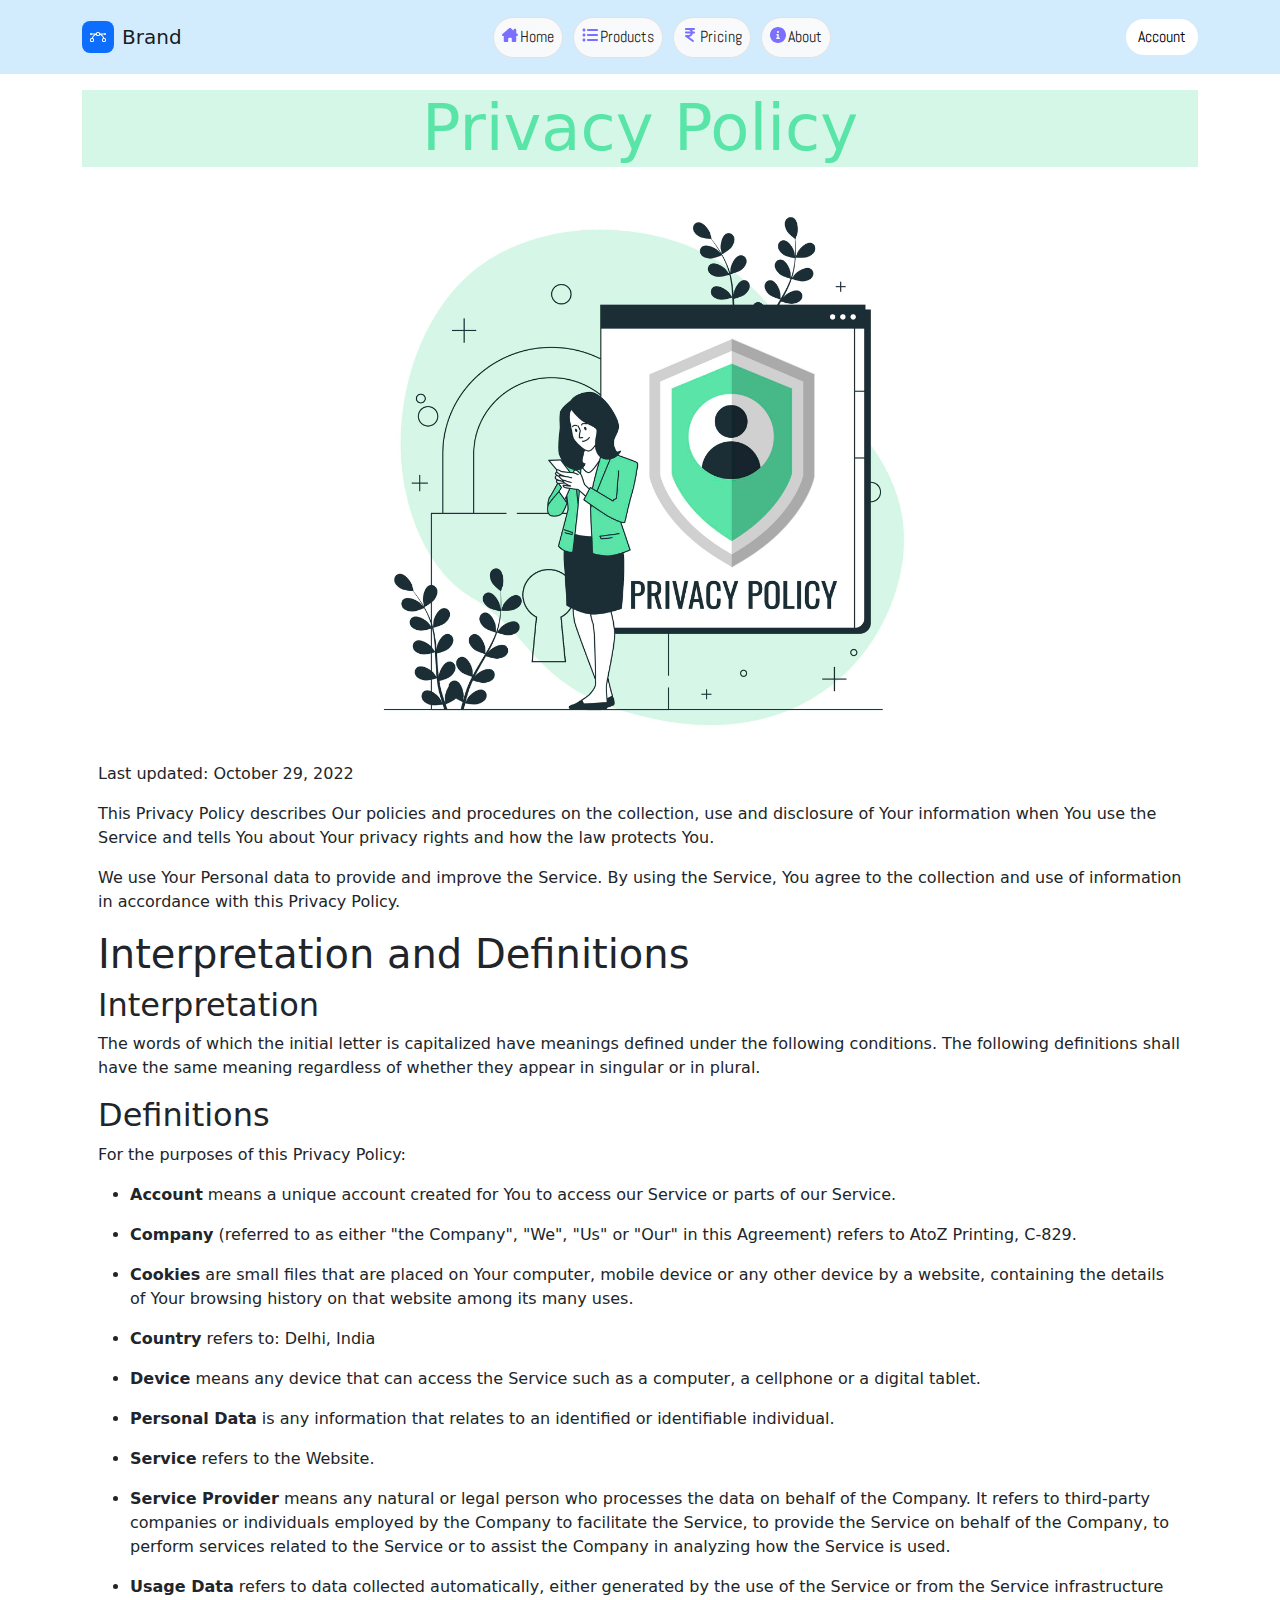
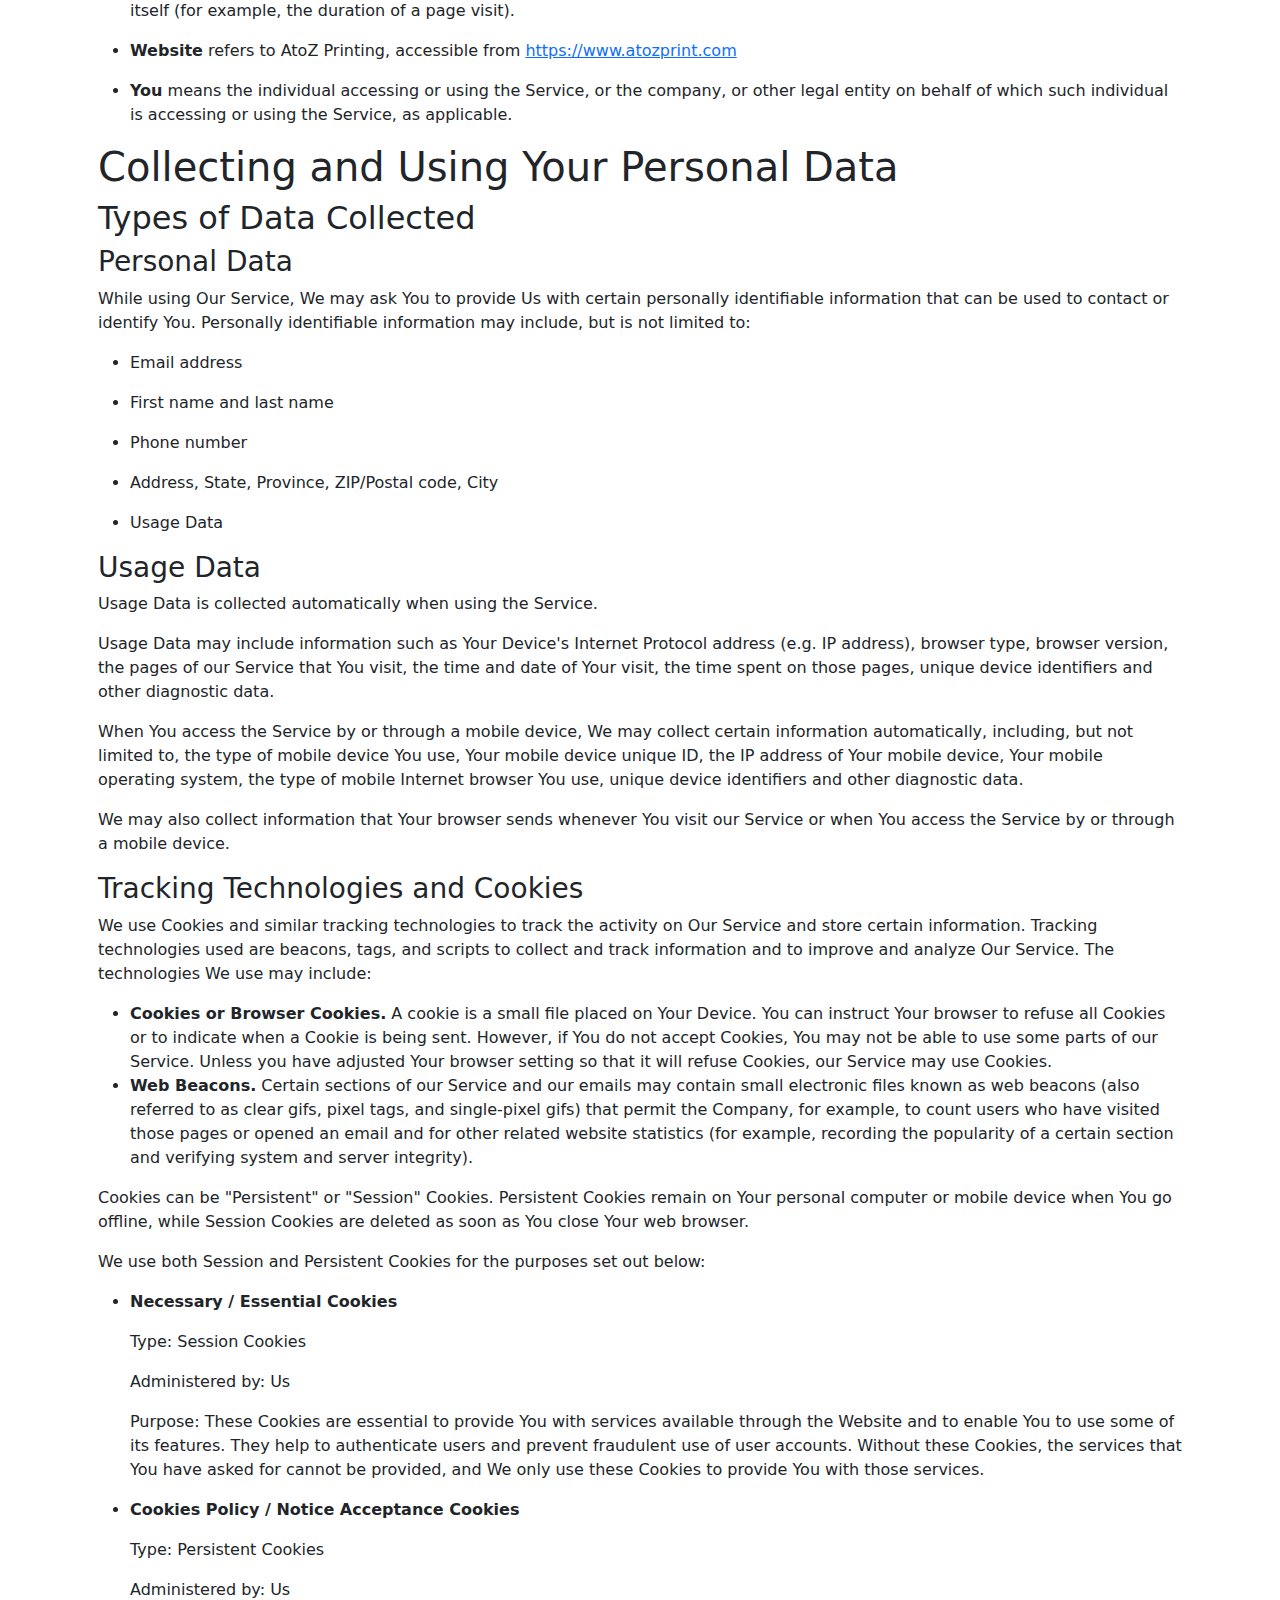
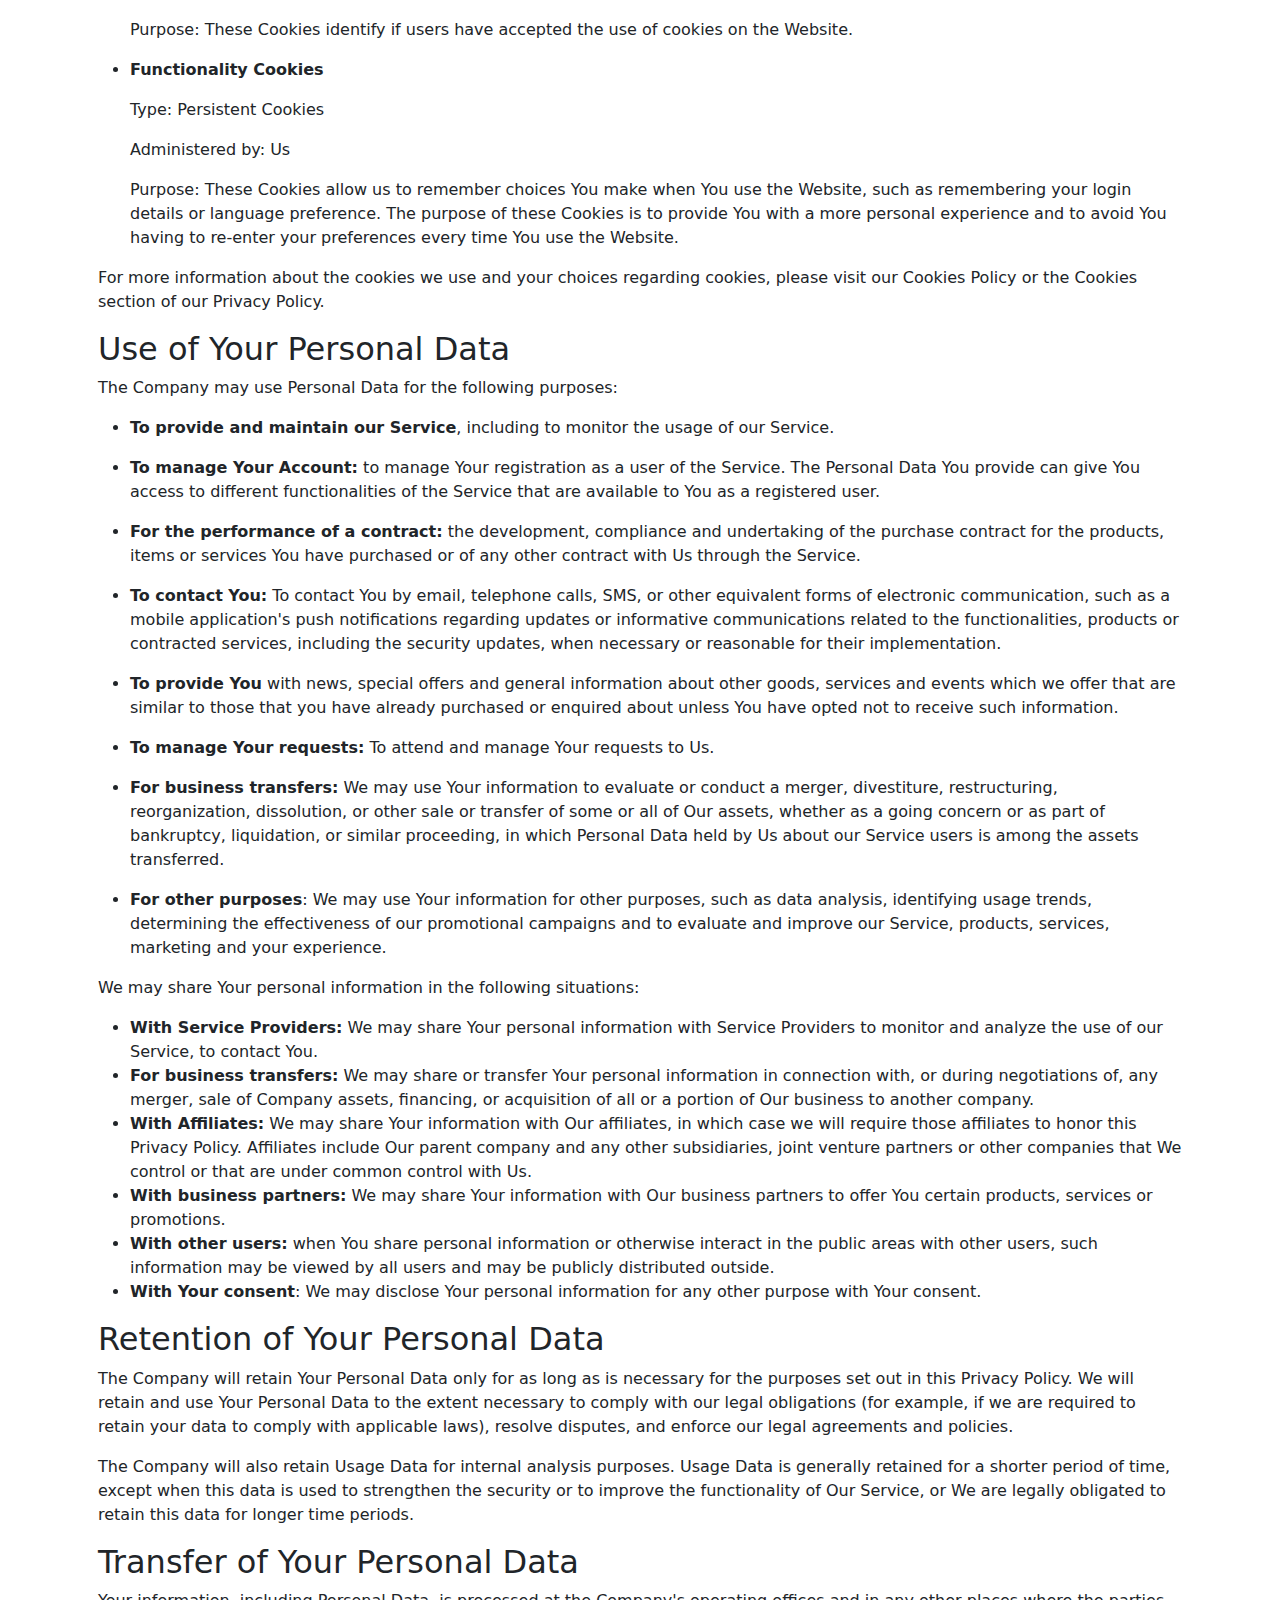
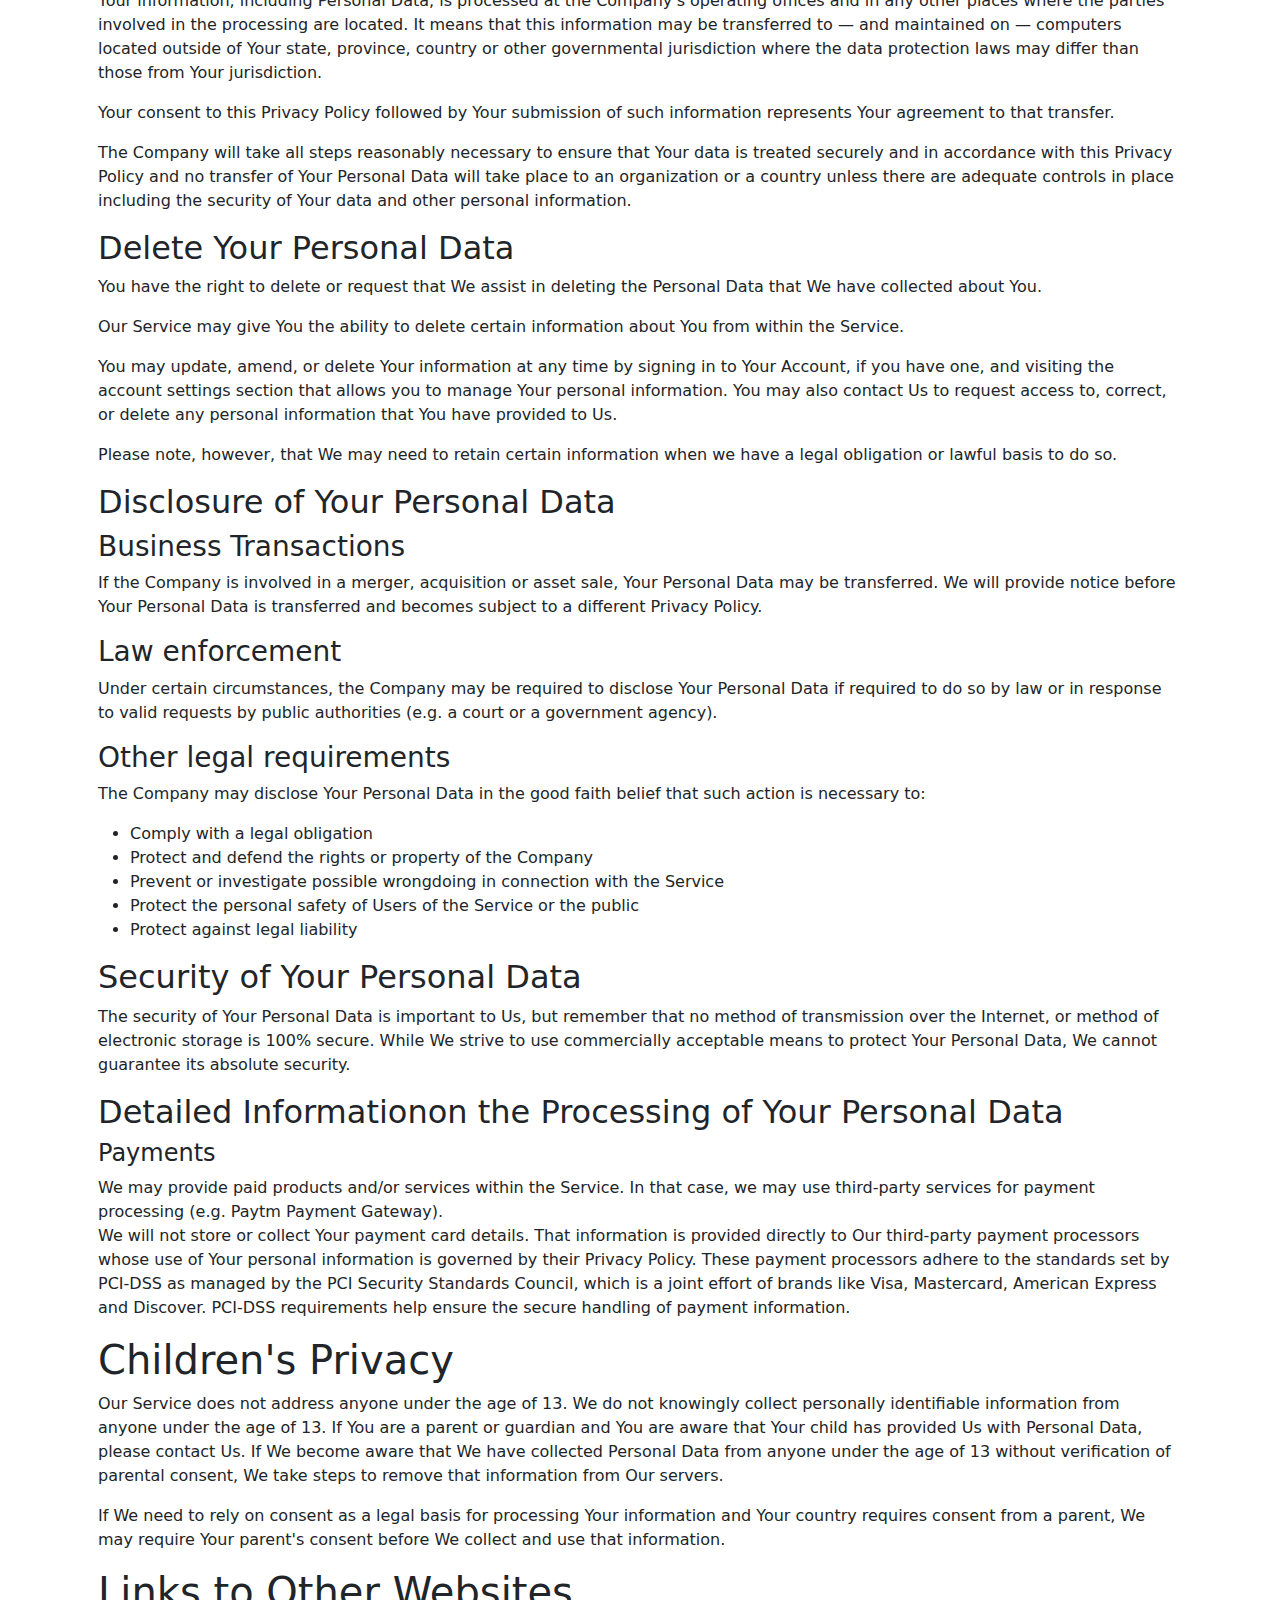
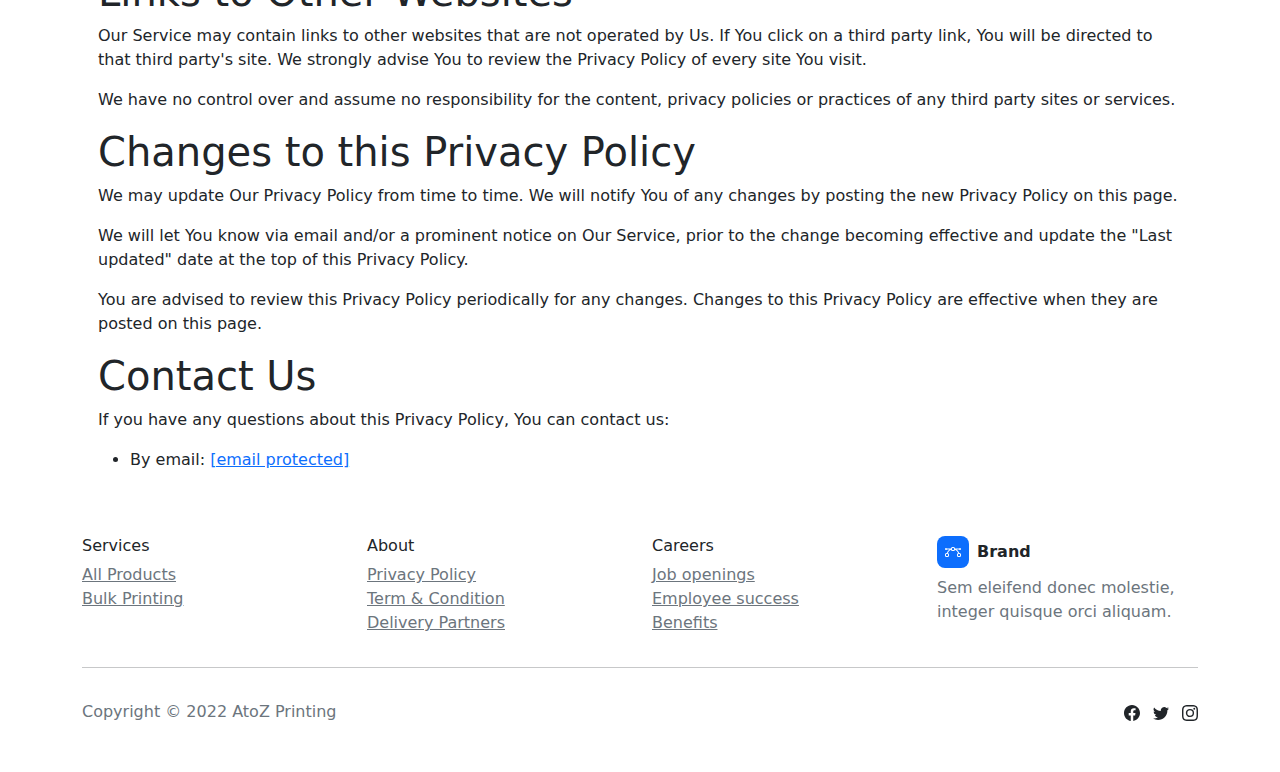
<file: Privacy Policy.html>
<!DOCTYPE html>
<html lang="en">

<head>
    <meta charset="utf-8">
    <meta name="viewport" content="width=device-width, initial-scale=1.0, shrink-to-fit=no">
    <title>AtoZPrinting</title>
    <link rel="stylesheet" href="assets/bootstrap/css/bootstrap.min.css">
    <link rel="stylesheet" href="https://fonts.googleapis.com/css?family=Abel&amp;display=swap">
    <link rel="stylesheet" href="https://fonts.googleapis.com/css?family=Aldrich&amp;display=swap">
    <link rel="stylesheet" href="https://fonts.googleapis.com/css?family=Allerta+Stencil&amp;display=swap">
    <link rel="stylesheet" href="assets/css/hob.css">
    <link rel="stylesheet" href="assets/css/Navbar-Centered-Links-icons.css">
    <link rel="stylesheet" href="assets/css/Projects-Grid-images.css">
    <link rel="stylesheet" href="assets/css/timeline.css">
</head>

<body>
    <div class="container">
        <div class="row" style="margin-top: 90px;">
            <div class="col" style="text-align: center;">
                <h1 class="display-3" style="background: #d5f7e7;color: rgb(89,228,168);">Privacy Policy</h1>
            </div>
        </div>
        <div class="row">
            <div class="col text-center" style="margin-top: 80px;"><img class="img-fluid w-50" src="assets/img/Privacy.jpg" style="margin-top: -51px;"></div>
        </div>
        <div style="margin-top: 0px;margin-right: 16px;margin-left: 16px;">
            <div class="row">
                <div class="col"><div>
<p>Last updated: October 29, 2022</p>
<p>This Privacy Policy describes Our policies and procedures on the collection, use and disclosure of Your information when You use the Service and tells You about Your privacy rights and how the law protects You.</p>
<p>We use Your Personal data to provide and improve the Service. By using the Service, You agree to the collection and use of information in accordance with this Privacy Policy. </p>
<h1>Interpretation and Definitions</h1>
<h2>Interpretation</h2>
<p>The words of which the initial letter is capitalized have meanings defined under the following conditions. The following definitions shall have the same meaning regardless of whether they appear in singular or in plural.</p>
<h2>Definitions</h2>
<p>For the purposes of this Privacy Policy:</p>
<ul>
<li>
<p><strong>Account</strong> means a unique account created for You to access our Service or parts of our Service.</p>
</li>
<li>
<p><strong>Company</strong> (referred to as either &quot;the Company&quot;, &quot;We&quot;, &quot;Us&quot; or &quot;Our&quot; in this Agreement) refers to AtoZ Printing, C-829.</p>
</li>
<li>
<p><strong>Cookies</strong> are small files that are placed on Your computer, mobile device or any other device by a website, containing the details of Your browsing history on that website among its many uses.</p>
</li>
<li>
<p><strong>Country</strong> refers to: Delhi, India</p>
</li>
<li>
<p><strong>Device</strong> means any device that can access the Service such as a computer, a cellphone or a digital tablet.</p>
</li>
<li>
<p><strong>Personal Data</strong> is any information that relates to an identified or identifiable individual.</p>
</li>
<li>
<p><strong>Service</strong> refers to the Website.</p>
</li>
<li>
<p><strong>Service Provider</strong> means any natural or legal person who processes the data on behalf of the Company. It refers to third-party companies or individuals employed by the Company to facilitate the Service, to provide the Service on behalf of the Company, to perform services related to the Service or to assist the Company in analyzing how the Service is used.</p>
</li>
<li>
<p><strong>Usage Data</strong> refers to data collected automatically, either generated by the use of the Service or from the Service infrastructure itself (for example, the duration of a page visit).</p>
</li>
<li>
<p><strong>Website</strong> refers to AtoZ Printing, accessible from <a href="https://www.atozprint.com" rel="external nofollow noopener" target="_blank">https://www.atozprint.com</a></p>
</li>
<li>
<p><strong>You</strong> means the individual accessing or using the Service, or the company, or other legal entity on behalf of which such individual is accessing or using the Service, as applicable.</p>
</li>
</ul>
<h1>Collecting and Using Your Personal Data</h1>
<h2>Types of Data Collected</h2>
<h3>Personal Data</h3>
<p>While using Our Service, We may ask You to provide Us with certain personally identifiable information that can be used to contact or identify You. Personally identifiable information may include, but is not limited to:</p>
<ul>
<li>
<p>Email address</p>
</li>
<li>
<p>First name and last name</p>
</li>
<li>
<p>Phone number</p>
</li>
<li>
<p>Address, State, Province, ZIP/Postal code, City</p>
</li>
<li>
<p>Usage Data</p>
</li>
</ul>
<h3>Usage Data</h3>
<p>Usage Data is collected automatically when using the Service.</p>
<p>Usage Data may include information such as Your Device's Internet Protocol address (e.g. IP address), browser type, browser version, the pages of our Service that You visit, the time and date of Your visit, the time spent on those pages, unique device identifiers and other diagnostic data.</p>
<p>When You access the Service by or through a mobile device, We may collect certain information automatically, including, but not limited to, the type of mobile device You use, Your mobile device unique ID, the IP address of Your mobile device, Your mobile operating system, the type of mobile Internet browser You use, unique device identifiers and other diagnostic data.</p>
<p>We may also collect information that Your browser sends whenever You visit our Service or when You access the Service by or through a mobile device.</p>
<h3>Tracking Technologies and Cookies</h3>
<p>We use Cookies and similar tracking technologies to track the activity on Our Service and store certain information. Tracking technologies used are beacons, tags, and scripts to collect and track information and to improve and analyze Our Service. The technologies We use may include:</p>
<ul>
<li><strong>Cookies or Browser Cookies.</strong> A cookie is a small file placed on Your Device. You can instruct Your browser to refuse all Cookies or to indicate when a Cookie is being sent. However, if You do not accept Cookies, You may not be able to use some parts of our Service. Unless you have adjusted Your browser setting so that it will refuse Cookies, our Service may use Cookies.</li>
<li><strong>Web Beacons.</strong> Certain sections of our Service and our emails may contain small electronic files known as web beacons (also referred to as clear gifs, pixel tags, and single-pixel gifs) that permit the Company, for example, to count users who have visited those pages or opened an email and for other related website statistics (for example, recording the popularity of a certain section and verifying system and server integrity).</li>
</ul>
<p>Cookies can be &quot;Persistent&quot; or &quot;Session&quot; Cookies. Persistent Cookies remain on Your personal computer or mobile device when You go offline, while Session Cookies are deleted as soon as You close Your web browser. </p>
<p>We use both Session and Persistent Cookies for the purposes set out below:</p>
<ul>
<li>
<p><strong>Necessary / Essential Cookies</strong></p>
<p>Type: Session Cookies</p>
<p>Administered by: Us</p>
<p>Purpose: These Cookies are essential to provide You with services available through the Website and to enable You to use some of its features. They help to authenticate users and prevent fraudulent use of user accounts. Without these Cookies, the services that You have asked for cannot be provided, and We only use these Cookies to provide You with those services.</p>
</li>
<li>
<p><strong>Cookies Policy / Notice Acceptance Cookies</strong></p>
<p>Type: Persistent Cookies</p>
<p>Administered by: Us</p>
<p>Purpose: These Cookies identify if users have accepted the use of cookies on the Website.</p>
</li>
<li>
<p><strong>Functionality Cookies</strong></p>
<p>Type: Persistent Cookies</p>
<p>Administered by: Us</p>
<p>Purpose: These Cookies allow us to remember choices You make when You use the Website, such as remembering your login details or language preference. The purpose of these Cookies is to provide You with a more personal experience and to avoid You having to re-enter your preferences every time You use the Website.</p>
</li>
</ul>
<p>For more information about the cookies we use and your choices regarding cookies, please visit our Cookies Policy or the Cookies section of our Privacy Policy.</p>
<h2>Use of Your Personal Data</h2>
<p>The Company may use Personal Data for the following purposes:</p>
<ul>
<li>
<p><strong>To provide and maintain our Service</strong>, including to monitor the usage of our Service.</p>
</li>
<li>
<p><strong>To manage Your Account:</strong> to manage Your registration as a user of the Service. The Personal Data You provide can give You access to different functionalities of the Service that are available to You as a registered user.</p>
</li>
<li>
<p><strong>For the performance of a contract:</strong> the development, compliance and undertaking of the purchase contract for the products, items or services You have purchased or of any other contract with Us through the Service.</p>
</li>
<li>
<p><strong>To contact You:</strong> To contact You by email, telephone calls, SMS, or other equivalent forms of electronic communication, such as a mobile application's push notifications regarding updates or informative communications related to the functionalities, products or contracted services, including the security updates, when necessary or reasonable for their implementation.</p>
</li>
<li>
<p><strong>To provide You</strong> with news, special offers and general information about other goods, services and events which we offer that are similar to those that you have already purchased or enquired about unless You have opted not to receive such information.</p>
</li>
<li>
<p><strong>To manage Your requests:</strong> To attend and manage Your requests to Us.</p>
</li>
<li>
<p><strong>For business transfers:</strong> We may use Your information to evaluate or conduct a merger, divestiture, restructuring, reorganization, dissolution, or other sale or transfer of some or all of Our assets, whether as a going concern or as part of bankruptcy, liquidation, or similar proceeding, in which Personal Data held by Us about our Service users is among the assets transferred.</p>
</li>
<li>
<p><strong>For other purposes</strong>: We may use Your information for other purposes, such as data analysis, identifying usage trends, determining the effectiveness of our promotional campaigns and to evaluate and improve our Service, products, services, marketing and your experience.</p>
</li>
</ul>
<p>We may share Your personal information in the following situations:</p>
<ul>
<li><strong>With Service Providers:</strong> We may share Your personal information with Service Providers to monitor and analyze the use of our Service, to contact You.</li>
<li><strong>For business transfers:</strong> We may share or transfer Your personal information in connection with, or during negotiations of, any merger, sale of Company assets, financing, or acquisition of all or a portion of Our business to another company.</li>
<li><strong>With Affiliates:</strong> We may share Your information with Our affiliates, in which case we will require those affiliates to honor this Privacy Policy. Affiliates include Our parent company and any other subsidiaries, joint venture partners or other companies that We control or that are under common control with Us.</li>
<li><strong>With business partners:</strong> We may share Your information with Our business partners to offer You certain products, services or promotions.</li>
<li><strong>With other users:</strong> when You share personal information or otherwise interact in the public areas with other users, such information may be viewed by all users and may be publicly distributed outside.</li>
<li><strong>With Your consent</strong>: We may disclose Your personal information for any other purpose with Your consent.</li>
</ul>
<h2>Retention of Your Personal Data</h2>
<p>The Company will retain Your Personal Data only for as long as is necessary for the purposes set out in this Privacy Policy. We will retain and use Your Personal Data to the extent necessary to comply with our legal obligations (for example, if we are required to retain your data to comply with applicable laws), resolve disputes, and enforce our legal agreements and policies.</p>
<p>The Company will also retain Usage Data for internal analysis purposes. Usage Data is generally retained for a shorter period of time, except when this data is used to strengthen the security or to improve the functionality of Our Service, or We are legally obligated to retain this data for longer time periods.</p>
<h2>Transfer of Your Personal Data</h2>
<p>Your information, including Personal Data, is processed at the Company's operating offices and in any other places where the parties involved in the processing are located. It means that this information may be transferred to — and maintained on — computers located outside of Your state, province, country or other governmental jurisdiction where the data protection laws may differ than those from Your jurisdiction.</p>
<p>Your consent to this Privacy Policy followed by Your submission of such information represents Your agreement to that transfer.</p>
<p>The Company will take all steps reasonably necessary to ensure that Your data is treated securely and in accordance with this Privacy Policy and no transfer of Your Personal Data will take place to an organization or a country unless there are adequate controls in place including the security of Your data and other personal information.</p>
<h2>Delete Your Personal Data</h2>
<p>You have the right to delete or request that We assist in deleting the Personal Data that We have collected about You.</p>
<p>Our Service may give You the ability to delete certain information about You from within the Service.</p>
<p>You may update, amend, or delete Your information at any time by signing in to Your Account, if you have one, and visiting the account settings section that allows you to manage Your personal information. You may also contact Us to request access to, correct, or delete any personal information that You have provided to Us.</p>
<p>Please note, however, that We may need to retain certain information when we have a legal obligation or lawful basis to do so.</p>
<h2>Disclosure of Your Personal Data</h2>
<h3>Business Transactions</h3>
<p>If the Company is involved in a merger, acquisition or asset sale, Your Personal Data may be transferred. We will provide notice before Your Personal Data is transferred and becomes subject to a different Privacy Policy.</p>
<h3>Law enforcement</h3>
<p>Under certain circumstances, the Company may be required to disclose Your Personal Data if required to do so by law or in response to valid requests by public authorities (e.g. a court or a government agency).</p>
<h3>Other legal requirements</h3>
<p>The Company may disclose Your Personal Data in the good faith belief that such action is necessary to:</p>
<ul>
<li>Comply with a legal obligation</li>
<li>Protect and defend the rights or property of the Company</li>
<li>Prevent or investigate possible wrongdoing in connection with the Service</li>
<li>Protect the personal safety of Users of the Service or the public</li>
<li>Protect against legal liability</li>
</ul>
<h2>Security of Your Personal Data</h2>
<p>The security of Your Personal Data is important to Us, but remember that no method of transmission over the Internet, or method of electronic storage is 100% secure. While We strive to use commercially acceptable means to protect Your Personal Data, We cannot guarantee its absolute security.</p>
<h2>Detailed Informationon the Processing of Your Personal Data</h2>
<h4>Payments</h4>
<p>We may provide paid products and/or services within the Service. In that case, we may use third-party services for payment processing (e.g. Paytm Payment Gateway).<br>
We will not store or collect Your payment card details. That information is provided directly to Our third-party payment processors whose use of Your personal information is governed by their Privacy Policy. These payment processors adhere to the standards set by PCI-DSS as managed by the PCI Security Standards Council, which is a joint effort of brands like Visa, Mastercard, American Express and Discover. PCI-DSS requirements help ensure the secure handling of payment information.</p>
<h1>Children's Privacy</h1>
<p>Our Service does not address anyone under the age of 13. We do not knowingly collect personally identifiable information from anyone under the age of 13. If You are a parent or guardian and You are aware that Your child has provided Us with Personal Data, please contact Us. If We become aware that We have collected Personal Data from anyone under the age of 13 without verification of parental consent, We take steps to remove that information from Our servers.</p>
<p>If We need to rely on consent as a legal basis for processing Your information and Your country requires consent from a parent, We may require Your parent's consent before We collect and use that information.</p>
<h1>Links to Other Websites</h1>
<p>Our Service may contain links to other websites that are not operated by Us. If You click on a third party link, You will be directed to that third party's site. We strongly advise You to review the Privacy Policy of every site You visit.</p>
<p>We have no control over and assume no responsibility for the content, privacy policies or practices of any third party sites or services.</p>
<h1>Changes to this Privacy Policy</h1>
<p>We may update Our Privacy Policy from time to time. We will notify You of any changes by posting the new Privacy Policy on this page.</p>
<p>We will let You know via email and/or a prominent notice on Our Service, prior to the change becoming effective and update the &quot;Last updated&quot; date at the top of this Privacy Policy.</p>
<p>You are advised to review this Privacy Policy periodically for any changes. Changes to this Privacy Policy are effective when they are posted on this page.</p>
<h1>Contact Us</h1>
<p>If you have any questions about this Privacy Policy, You can contact us:</p>
<ul>
<li>By email: <a href="/cdn-cgi/l/email-protection" class="__cf_email__" data-cfemail="2f4141416f48424e4643014c4042">[email&#160;protected]</a></li>
</ul></div></div>
            </div>
        </div>
    </div>
    <nav class="navbar navbar-light navbar-expand-md fixed-top py-3" style="width: 100%;position: fixed;margin: 0px;margin-bottom: 0px;background: #d3ecfd;">
        <div class="container"><a class="navbar-brand d-flex align-items-center" href="#"><span class="bs-icon-sm bs-icon-rounded bs-icon-primary d-flex justify-content-center align-items-center me-2 bs-icon"><svg xmlns="http://www.w3.org/2000/svg" width="1em" height="1em" fill="currentColor" viewBox="0 0 16 16" class="bi bi-bezier">
                        <path fill-rule="evenodd" d="M0 10.5A1.5 1.5 0 0 1 1.5 9h1A1.5 1.5 0 0 1 4 10.5v1A1.5 1.5 0 0 1 2.5 13h-1A1.5 1.5 0 0 1 0 11.5v-1zm1.5-.5a.5.5 0 0 0-.5.5v1a.5.5 0 0 0 .5.5h1a.5.5 0 0 0 .5-.5v-1a.5.5 0 0 0-.5-.5h-1zm10.5.5A1.5 1.5 0 0 1 13.5 9h1a1.5 1.5 0 0 1 1.5 1.5v1a1.5 1.5 0 0 1-1.5 1.5h-1a1.5 1.5 0 0 1-1.5-1.5v-1zm1.5-.5a.5.5 0 0 0-.5.5v1a.5.5 0 0 0 .5.5h1a.5.5 0 0 0 .5-.5v-1a.5.5 0 0 0-.5-.5h-1zM6 4.5A1.5 1.5 0 0 1 7.5 3h1A1.5 1.5 0 0 1 10 4.5v1A1.5 1.5 0 0 1 8.5 7h-1A1.5 1.5 0 0 1 6 5.5v-1zM7.5 4a.5.5 0 0 0-.5.5v1a.5.5 0 0 0 .5.5h1a.5.5 0 0 0 .5-.5v-1a.5.5 0 0 0-.5-.5h-1z"></path>
                        <path d="M6 4.5H1.866a1 1 0 1 0 0 1h2.668A6.517 6.517 0 0 0 1.814 9H2.5c.123 0 .244.015.358.043a5.517 5.517 0 0 1 3.185-3.185A1.503 1.503 0 0 1 6 5.5v-1zm3.957 1.358A1.5 1.5 0 0 0 10 5.5v-1h4.134a1 1 0 1 1 0 1h-2.668a6.517 6.517 0 0 1 2.72 3.5H13.5c-.123 0-.243.015-.358.043a5.517 5.517 0 0 0-3.185-3.185z"></path>
                    </svg></span><span>Brand</span></a><button data-bs-toggle="collapse" class="navbar-toggler" data-bs-target="#navcol-3"><span class="visually-hidden">Toggle navigation</span><span class="navbar-toggler-icon"></span></button>
            <div class="collapse navbar-collapse" id="navcol-3">
                <ul class="navbar-nav mx-auto">
                    <li class="nav-item" style="padding-right: 10px;"><a class="nav-link active bg-light bg-gradient border rounded-pill d-table float-start" href="index.html" style="padding-top: 7px;font-family: Abel, sans-serif;"><svg xmlns="http://www.w3.org/2000/svg" viewBox="0 -32 576 576" width="1em" height="1em" fill="currentColor" style="color: rgba(108,95,254,0.9);padding: 0px;margin-bottom: 4px;margin-right: 2px;">
                                <!--! Font Awesome Free 6.1.1 by @fontawesome - https://fontawesome.com License - https://fontawesome.com/license/free (Icons: CC BY 4.0, Fonts: SIL OFL 1.1, Code: MIT License) Copyright 2022 Fonticons, Inc. -->
                                <path d="M511.8 287.6L512.5 447.7C512.5 450.5 512.3 453.1 512 455.8V472C512 494.1 494.1 512 472 512H456C454.9 512 453.8 511.1 452.7 511.9C451.3 511.1 449.9 512 448.5 512H392C369.9 512 352 494.1 352 472V384C352 366.3 337.7 352 320 352H256C238.3 352 224 366.3 224 384V472C224 494.1 206.1 512 184 512H128.1C126.6 512 125.1 511.9 123.6 511.8C122.4 511.9 121.2 512 120 512H104C81.91 512 64 494.1 64 472V360C64 359.1 64.03 358.1 64.09 357.2V287.6H32.05C14.02 287.6 0 273.5 0 255.5C0 246.5 3.004 238.5 10.01 231.5L266.4 8.016C273.4 1.002 281.4 0 288.4 0C295.4 0 303.4 2.004 309.5 7.014L416 100.7V64C416 46.33 430.3 32 448 32H480C497.7 32 512 46.33 512 64V185L564.8 231.5C572.8 238.5 576.9 246.5 575.8 255.5C575.8 273.5 560.8 287.6 543.8 287.6L511.8 287.6z"></path>
                            </svg>Home</a></li>
                    <li class="nav-item" style="padding-right: 10px;"><a class="nav-link active bg-light bg-gradient border rounded-pill d-table float-start" href="Products.html" style="padding-top: 7px;font-family: Abel, sans-serif;"><svg xmlns="http://www.w3.org/2000/svg" viewBox="0 0 512 512" width="1em" height="1em" fill="currentColor" style="color: rgba(108,95,254,0.9);padding: 0px;margin-bottom: 4px;margin-right: 2px;">
                                <!--! Font Awesome Free 6.1.1 by @fontawesome - https://fontawesome.com License - https://fontawesome.com/license/free (Icons: CC BY 4.0, Fonts: SIL OFL 1.1, Code: MIT License) Copyright 2022 Fonticons, Inc. -->
                                <path d="M16 96C16 69.49 37.49 48 64 48C90.51 48 112 69.49 112 96C112 122.5 90.51 144 64 144C37.49 144 16 122.5 16 96zM480 64C497.7 64 512 78.33 512 96C512 113.7 497.7 128 480 128H192C174.3 128 160 113.7 160 96C160 78.33 174.3 64 192 64H480zM480 224C497.7 224 512 238.3 512 256C512 273.7 497.7 288 480 288H192C174.3 288 160 273.7 160 256C160 238.3 174.3 224 192 224H480zM480 384C497.7 384 512 398.3 512 416C512 433.7 497.7 448 480 448H192C174.3 448 160 433.7 160 416C160 398.3 174.3 384 192 384H480zM16 416C16 389.5 37.49 368 64 368C90.51 368 112 389.5 112 416C112 442.5 90.51 464 64 464C37.49 464 16 442.5 16 416zM112 256C112 282.5 90.51 304 64 304C37.49 304 16 282.5 16 256C16 229.5 37.49 208 64 208C90.51 208 112 229.5 112 256z"></path>
                            </svg>Products</a></li>
                    <li class="nav-item" style="padding-right: 10px;"><a class="nav-link active bg-light bg-gradient border rounded-pill d-table float-start" href="#" style="padding-top: 7px;font-family: Abel, sans-serif;"><svg xmlns="http://www.w3.org/2000/svg" viewBox="-96 0 512 512" width="1em" height="1em" fill="currentColor" style="color: rgba(108,95,254,0.9);padding: 0px;margin-bottom: 4px;margin-right: 2px;">
                                <!--! Font Awesome Free 6.1.1 by @fontawesome - https://fontawesome.com License - https://fontawesome.com/license/free (Icons: CC BY 4.0, Fonts: SIL OFL 1.1, Code: MIT License) Copyright 2022 Fonticons, Inc. -->
                                <path d="M.0022 64C.0022 46.33 14.33 32 32 32H288C305.7 32 320 46.33 320 64C320 81.67 305.7 96 288 96H231.8C241.4 110.4 248.5 126.6 252.4 144H288C305.7 144 320 158.3 320 176C320 193.7 305.7 208 288 208H252.4C239.2 266.3 190.5 311.2 130.3 318.9L274.6 421.1C288.1 432.2 292.3 452.2 282 466.6C271.8 480.1 251.8 484.3 237.4 474L13.4 314C2.083 305.1-2.716 291.5 1.529 278.2C5.774 264.1 18.09 256 32 256H112C144.8 256 173 236.3 185.3 208H32C14.33 208 .0022 193.7 .0022 176C.0022 158.3 14.33 144 32 144H185.3C173 115.7 144.8 96 112 96H32C14.33 96 .0022 81.67 .0022 64V64z"></path>
                            </svg>Pricing</a></li>
                    <li class="nav-item"><a class="nav-link active bg-light bg-gradient border rounded-pill d-table float-start" href="About%20Us.html" style="padding-top: 7px;font-family: Abel, sans-serif;"><svg xmlns="http://www.w3.org/2000/svg" viewBox="0 0 512 512" width="1em" height="1em" fill="currentColor" style="color: rgba(108,95,254,0.9);padding: 0px;margin-bottom: 4px;margin-right: 2px;">
                                <!--! Font Awesome Free 6.1.1 by @fontawesome - https://fontawesome.com License - https://fontawesome.com/license/free (Icons: CC BY 4.0, Fonts: SIL OFL 1.1, Code: MIT License) Copyright 2022 Fonticons, Inc. -->
                                <path d="M256 0C114.6 0 0 114.6 0 256s114.6 256 256 256s256-114.6 256-256S397.4 0 256 0zM256 128c17.67 0 32 14.33 32 32c0 17.67-14.33 32-32 32S224 177.7 224 160C224 142.3 238.3 128 256 128zM296 384h-80C202.8 384 192 373.3 192 360s10.75-24 24-24h16v-64H224c-13.25 0-24-10.75-24-24S210.8 224 224 224h32c13.25 0 24 10.75 24 24v88h16c13.25 0 24 10.75 24 24S309.3 384 296 384z"></path>
                            </svg>About</a></li>
                </ul><button class="btn btn-primary" type="button" style="background: rgb(255,255,255);color: rgb(0,0,0);border-radius: 40px;border-width: 0px;font-family: Abel, sans-serif;">Account</button>
            </div>
        </div>
    </nav>
    <footer style="background: rgba(255,255,255,0.5);">
        <div class="container py-4 py-lg-5">
            <div class="row justify-content-center">
                <div class="col-sm-4 col-md-3 text-center text-lg-start d-flex flex-column item">
                    <h3 class="fs-6">Services</h3>
                    <ul class="list-unstyled">
                        <li><a class="link-secondary" href="Products.html">All Products</a></li>
                        <li><a class="link-secondary" href="#">Bulk Printing</a></li>
                        <li><a class="link-secondary" href="#"></a></li>
                    </ul>
                </div>
                <div class="col-sm-4 col-md-3 text-center text-lg-start d-flex flex-column item">
                    <h3 class="fs-6">About</h3>
                    <ul class="list-unstyled">
                        <li><a class="link-secondary" href="Privacy%20Policy.html">Privacy Policy</a></li>
                        <li><a class="link-secondary" href="Terms%20&amp;%20Conditions.html">Term &amp; Condition</a></li>
                        <li><a class="link-secondary" href="#">Delivery Partners</a></li>
                    </ul>
                </div>
                <div class="col-sm-4 col-md-3 text-center text-lg-start d-flex flex-column item">
                    <h3 class="fs-6">Careers</h3>
                    <ul class="list-unstyled">
                        <li><a class="link-secondary" href="#">Job openings</a></li>
                        <li><a class="link-secondary" href="#">Employee success</a></li>
                        <li><a class="link-secondary" href="#">Benefits</a></li>
                    </ul>
                </div>
                <div class="col-lg-3 text-center text-lg-start d-flex flex-column align-items-center order-first align-items-lg-start order-lg-last item social">
                    <div class="fw-bold d-flex align-items-center mb-2"><span class="bs-icon-sm bs-icon-rounded bs-icon-primary d-flex justify-content-center align-items-center bs-icon me-2"><svg xmlns="http://www.w3.org/2000/svg" width="1em" height="1em" fill="currentColor" viewBox="0 0 16 16" class="bi bi-bezier">
                                <path fill-rule="evenodd" d="M0 10.5A1.5 1.5 0 0 1 1.5 9h1A1.5 1.5 0 0 1 4 10.5v1A1.5 1.5 0 0 1 2.5 13h-1A1.5 1.5 0 0 1 0 11.5v-1zm1.5-.5a.5.5 0 0 0-.5.5v1a.5.5 0 0 0 .5.5h1a.5.5 0 0 0 .5-.5v-1a.5.5 0 0 0-.5-.5h-1zm10.5.5A1.5 1.5 0 0 1 13.5 9h1a1.5 1.5 0 0 1 1.5 1.5v1a1.5 1.5 0 0 1-1.5 1.5h-1a1.5 1.5 0 0 1-1.5-1.5v-1zm1.5-.5a.5.5 0 0 0-.5.5v1a.5.5 0 0 0 .5.5h1a.5.5 0 0 0 .5-.5v-1a.5.5 0 0 0-.5-.5h-1zM6 4.5A1.5 1.5 0 0 1 7.5 3h1A1.5 1.5 0 0 1 10 4.5v1A1.5 1.5 0 0 1 8.5 7h-1A1.5 1.5 0 0 1 6 5.5v-1zM7.5 4a.5.5 0 0 0-.5.5v1a.5.5 0 0 0 .5.5h1a.5.5 0 0 0 .5-.5v-1a.5.5 0 0 0-.5-.5h-1z"></path>
                                <path d="M6 4.5H1.866a1 1 0 1 0 0 1h2.668A6.517 6.517 0 0 0 1.814 9H2.5c.123 0 .244.015.358.043a5.517 5.517 0 0 1 3.185-3.185A1.503 1.503 0 0 1 6 5.5v-1zm3.957 1.358A1.5 1.5 0 0 0 10 5.5v-1h4.134a1 1 0 1 1 0 1h-2.668a6.517 6.517 0 0 1 2.72 3.5H13.5c-.123 0-.243.015-.358.043a5.517 5.517 0 0 0-3.185-3.185z"></path>
                            </svg></span><span>Brand</span></div>
                    <p class="text-muted copyright">Sem eleifend donec molestie, integer quisque orci aliquam.</p>
                </div>
            </div>
            <hr>
            <div class="d-flex justify-content-between align-items-center pt-3">
                <p class="text-muted mb-0">Copyright © 2022 AtoZ Printing</p>
                <ul class="list-inline mb-0">
                    <li class="list-inline-item"><svg xmlns="http://www.w3.org/2000/svg" width="1em" height="1em" fill="currentColor" viewBox="0 0 16 16" class="bi bi-facebook">
                            <path d="M16 8.049c0-4.446-3.582-8.05-8-8.05C3.58 0-.002 3.603-.002 8.05c0 4.017 2.926 7.347 6.75 7.951v-5.625h-2.03V8.05H6.75V6.275c0-2.017 1.195-3.131 3.022-3.131.876 0 1.791.157 1.791.157v1.98h-1.009c-.993 0-1.303.621-1.303 1.258v1.51h2.218l-.354 2.326H9.25V16c3.824-.604 6.75-3.934 6.75-7.951z"></path>
                        </svg></li>
                    <li class="list-inline-item"><svg xmlns="http://www.w3.org/2000/svg" width="1em" height="1em" fill="currentColor" viewBox="0 0 16 16" class="bi bi-twitter">
                            <path d="M5.026 15c6.038 0 9.341-5.003 9.341-9.334 0-.14 0-.282-.006-.422A6.685 6.685 0 0 0 16 3.542a6.658 6.658 0 0 1-1.889.518 3.301 3.301 0 0 0 1.447-1.817 6.533 6.533 0 0 1-2.087.793A3.286 3.286 0 0 0 7.875 6.03a9.325 9.325 0 0 1-6.767-3.429 3.289 3.289 0 0 0 1.018 4.382A3.323 3.323 0 0 1 .64 6.575v.045a3.288 3.288 0 0 0 2.632 3.218 3.203 3.203 0 0 1-.865.115 3.23 3.23 0 0 1-.614-.057 3.283 3.283 0 0 0 3.067 2.277A6.588 6.588 0 0 1 .78 13.58a6.32 6.32 0 0 1-.78-.045A9.344 9.344 0 0 0 5.026 15z"></path>
                        </svg></li>
                    <li class="list-inline-item"><svg xmlns="http://www.w3.org/2000/svg" width="1em" height="1em" fill="currentColor" viewBox="0 0 16 16" class="bi bi-instagram">
                            <path d="M8 0C5.829 0 5.556.01 4.703.048 3.85.088 3.269.222 2.76.42a3.917 3.917 0 0 0-1.417.923A3.927 3.927 0 0 0 .42 2.76C.222 3.268.087 3.85.048 4.7.01 5.555 0 5.827 0 8.001c0 2.172.01 2.444.048 3.297.04.852.174 1.433.372 1.942.205.526.478.972.923 1.417.444.445.89.719 1.416.923.51.198 1.09.333 1.942.372C5.555 15.99 5.827 16 8 16s2.444-.01 3.298-.048c.851-.04 1.434-.174 1.943-.372a3.916 3.916 0 0 0 1.416-.923c.445-.445.718-.891.923-1.417.197-.509.332-1.09.372-1.942C15.99 10.445 16 10.173 16 8s-.01-2.445-.048-3.299c-.04-.851-.175-1.433-.372-1.941a3.926 3.926 0 0 0-.923-1.417A3.911 3.911 0 0 0 13.24.42c-.51-.198-1.092-.333-1.943-.372C10.443.01 10.172 0 7.998 0h.003zm-.717 1.442h.718c2.136 0 2.389.007 3.232.046.78.035 1.204.166 1.486.275.373.145.64.319.92.599.28.28.453.546.598.92.11.281.24.705.275 1.485.039.843.047 1.096.047 3.231s-.008 2.389-.047 3.232c-.035.78-.166 1.203-.275 1.485a2.47 2.47 0 0 1-.599.919c-.28.28-.546.453-.92.598-.28.11-.704.24-1.485.276-.843.038-1.096.047-3.232.047s-2.39-.009-3.233-.047c-.78-.036-1.203-.166-1.485-.276a2.478 2.478 0 0 1-.92-.598 2.48 2.48 0 0 1-.6-.92c-.109-.281-.24-.705-.275-1.485-.038-.843-.046-1.096-.046-3.233 0-2.136.008-2.388.046-3.231.036-.78.166-1.204.276-1.486.145-.373.319-.64.599-.92.28-.28.546-.453.92-.598.282-.11.705-.24 1.485-.276.738-.034 1.024-.044 2.515-.045v.002zm4.988 1.328a.96.96 0 1 0 0 1.92.96.96 0 0 0 0-1.92zm-4.27 1.122a4.109 4.109 0 1 0 0 8.217 4.109 4.109 0 0 0 0-8.217zm0 1.441a2.667 2.667 0 1 1 0 5.334 2.667 2.667 0 0 1 0-5.334z"></path>
                        </svg></li>
                </ul>
            </div>
        </div>
    </footer>
    <script src="assets/bootstrap/js/bootstrap.min.js"></script>
    <script src="assets/js/bs-init.js"></script>
</body>

</html>
</file>
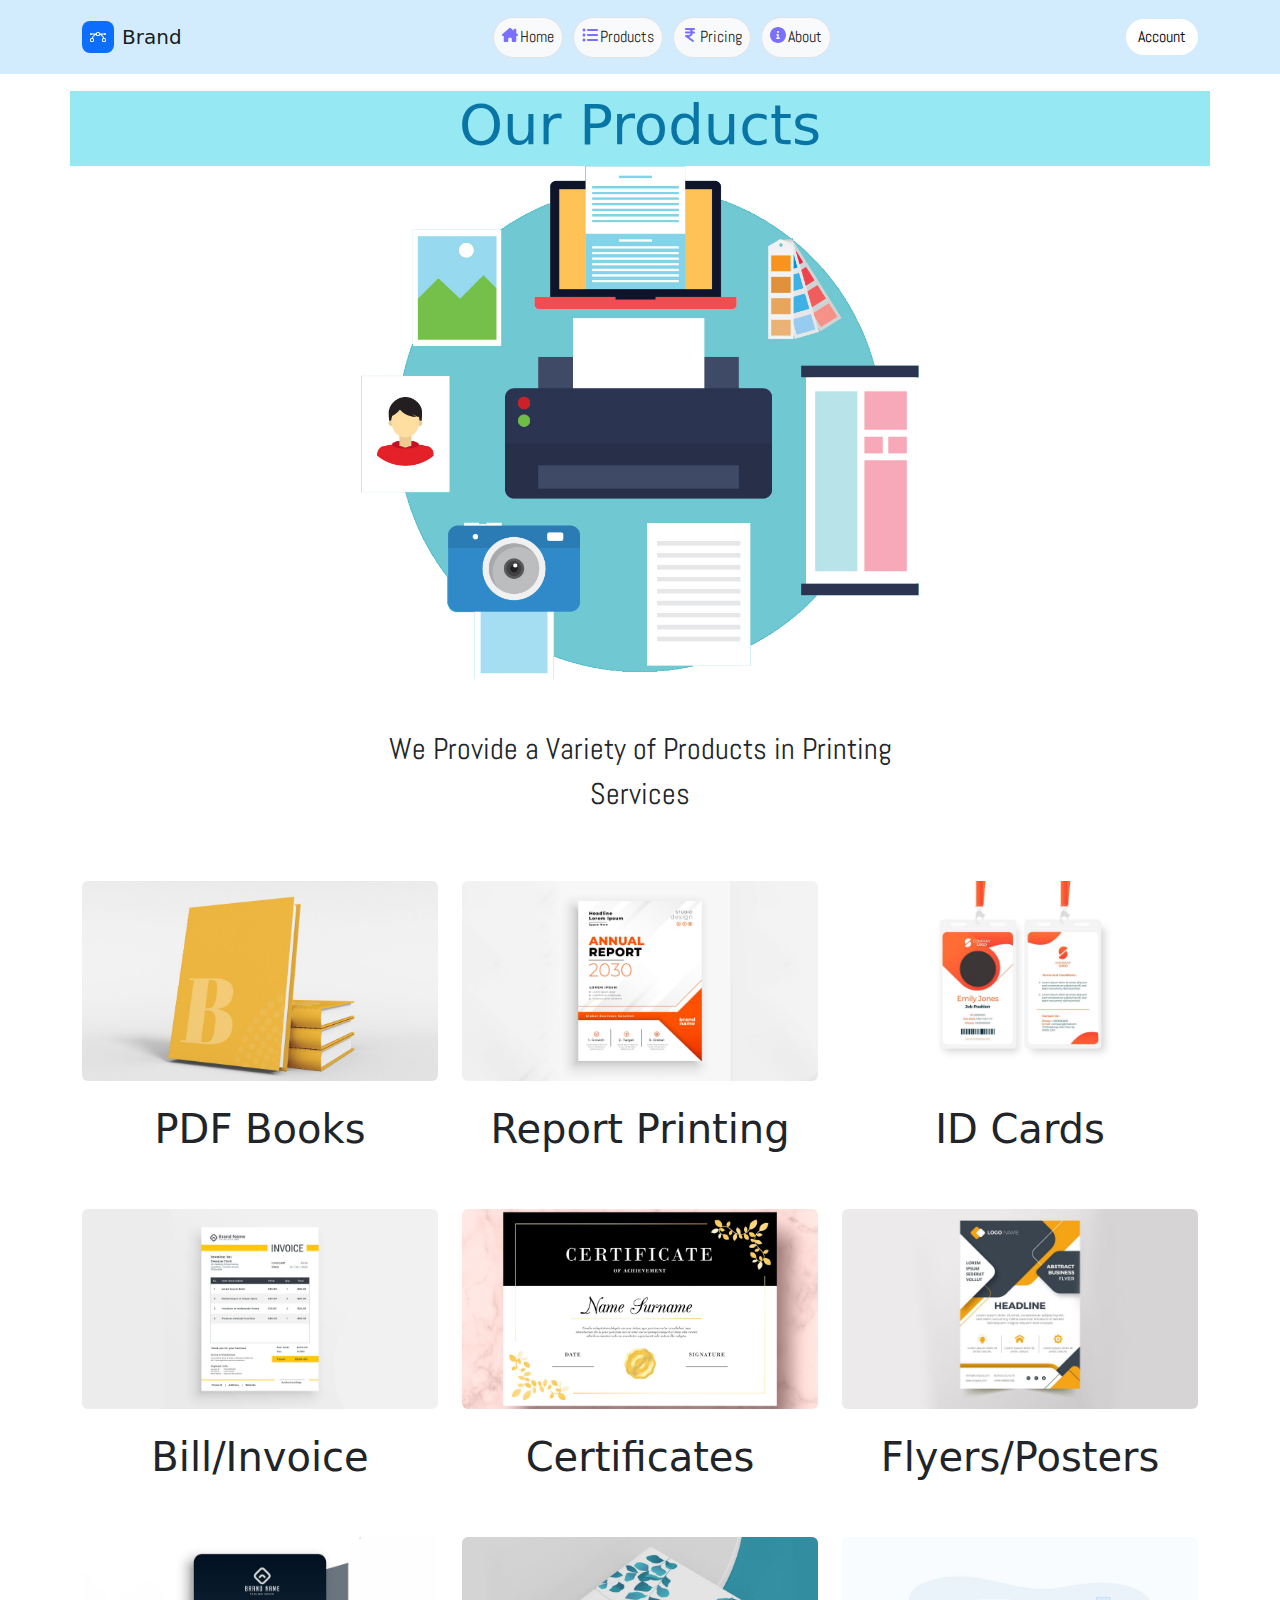
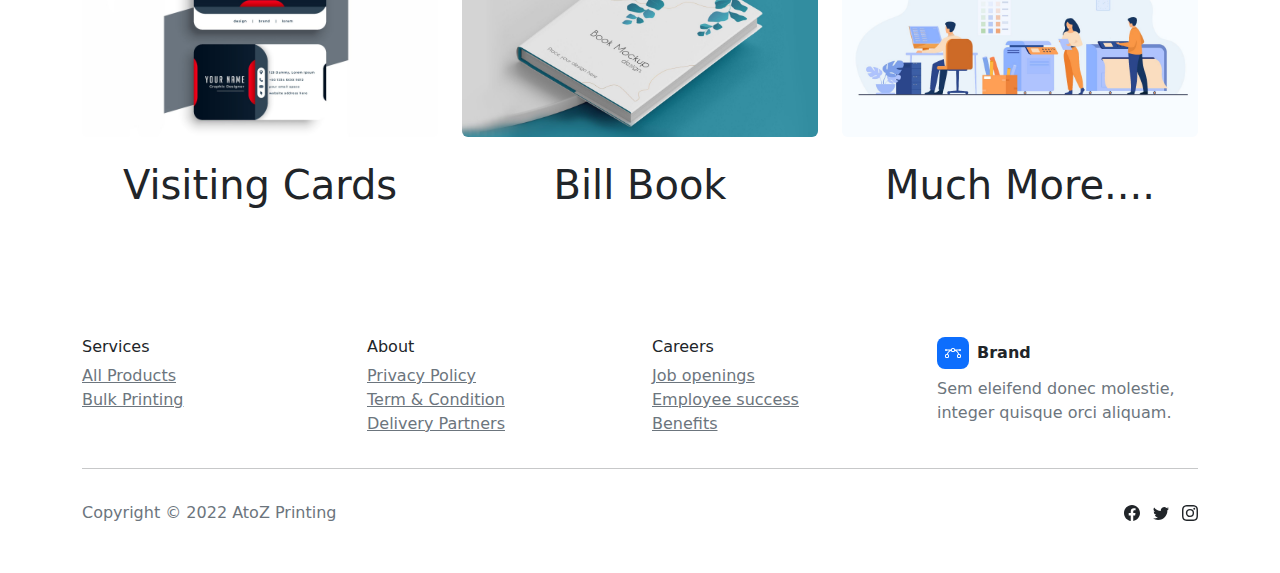
<file: Products.html>
<!DOCTYPE html>
<html lang="en">

<head>
    <meta charset="utf-8">
    <meta name="viewport" content="width=device-width, initial-scale=1.0, shrink-to-fit=no">
    <title>AtoZPrinting</title>
    <link rel="stylesheet" href="assets/bootstrap/css/bootstrap.min.css">
    <link rel="stylesheet" href="https://fonts.googleapis.com/css?family=Abel&amp;display=swap">
    <link rel="stylesheet" href="https://fonts.googleapis.com/css?family=Aldrich&amp;display=swap">
    <link rel="stylesheet" href="https://fonts.googleapis.com/css?family=Allerta+Stencil&amp;display=swap">
    <link rel="stylesheet" href="assets/css/hob.css">
    <link rel="stylesheet" href="assets/css/Navbar-Centered-Links-icons.css">
    <link rel="stylesheet" href="assets/css/Projects-Grid-images.css">
    <link rel="stylesheet" href="assets/css/timeline.css">
</head>

<body>
    <div class="container" style="margin-top: 91px;">
        <div class="row">
            <div class="col" style="text-align: center;background: #96e9f2;">
                <h1 class="display-4" style="color: rgb(9,117,167);">Our Products</h1>
            </div>
        </div>
        <div class="row">
            <div class="col" style="text-align: center;"><img class="img-fluid w-50" src="assets/img/sad.jpg"></div>
        </div>
    </div>
    <div class="container py-4 py-xl-5">
        <div class="row mb-5">
            <div class="col-md-8 col-xl-6 text-center mx-auto">
                <p class="w-lg-50" style="font-family: Abel, sans-serif;font-size: 30px;">We Provide a Variety of Products in Printing Services</p>
            </div>
        </div>
        <div class="row gy-4 row-cols-1 row-cols-md-2 row-cols-xl-3">
            <div class="col">
                <div class="contain"><img class="rounded img-fluid d-block w-100 fit-cover" style="height: 200px;" src="assets/img/books.jpg">
                    <div class="overlay"></div>
                    <div class="button"><a href="#">Button</a></div>
                    <div class="py-4" style="text-align: center;">
                        <h4 class="display-6">PDF Books</h4>
                    </div>
                </div>
            </div>
            <div class="col">
                <div class="contain"><img class="rounded img-fluid d-block w-100 fit-cover" style="height: 200px;" src="assets/img/Report.jpg">
                    <div class="overlay"></div>
                    <div class="button"><a href="#">Button</a></div>
                    <div class="py-4" style="text-align: center;">
                        <h4 class="display-6">Report Printing</h4>
                    </div>
                </div>
            </div>
            <div class="col">
                <div class="contain"><img class="rounded img-fluid d-block w-100 fit-cover" style="height: 200px;" src="assets/img/ID.jpg">
                    <div class="overlay"></div>
                    <div class="button"><a href="#">Button</a></div>
                    <div class="py-4" style="text-align: center;">
                        <h4 class="display-6">ID Cards</h4>
                    </div>
                </div>
            </div>
            <div class="col">
                <div class="contain"><img class="rounded img-fluid d-block w-100 fit-cover" style="height: 200px;" src="assets/img/Bill.jpg">
                    <div class="overlay"></div>
                    <div class="button"><a href="#">Button</a></div>
                    <div class="py-4" style="text-align: center;">
                        <h4 class="display-6">Bill/Invoice</h4>
                    </div>
                </div>
            </div>
            <div class="col">
                <div class="contain"><img class="rounded img-fluid d-block w-100 fit-cover" style="height: 200px;" src="assets/img/Cert.jpg">
                    <div class="overlay"></div>
                    <div class="button"><a href="#">Button</a></div>
                    <div class="py-4" style="text-align: center;">
                        <h4 class="display-6">Certificates</h4>
                    </div>
                </div>
            </div>
            <div class="col">
                <div class="contain"><img class="rounded img-fluid d-block w-100 fit-cover" style="height: 200px;" src="assets/img/flyer.jpg">
                    <div class="overlay"></div>
                    <div class="button"><a href="#">Button</a></div>
                    <div class="py-4" style="text-align: center;">
                        <h4 class="display-6">Flyers/Posters</h4>
                    </div>
                </div>
            </div>
            <div class="col">
                <div class="contain"><img class="rounded img-fluid d-block w-100 fit-cover" style="height: 200px;" src="assets/img/visit.jpg">
                    <div class="overlay"></div>
                    <div class="button"><a href="#">Button</a></div>
                    <div class="py-4" style="text-align: center;">
                        <h4 class="display-6">Visiting Cards</h4>
                    </div>
                </div>
            </div>
            <div class="col">
                <div class="contain"><img class="rounded img-fluid d-block w-100 fit-cover" style="height: 200px;" src="assets/img/billbook.jpg">
                    <div class="overlay"></div>
                    <div class="button"><a href="#">Button</a></div>
                    <div class="py-4" style="text-align: center;">
                        <h4 class="display-6">Bill Book</h4>
                    </div>
                </div>
            </div>
            <div class="col">
                <div class="contain"><img class="rounded img-fluid d-block w-100 fit-cover" style="height: 200px;" src="assets/img/printh.jpg">
                    <div class="overlay"></div>
                    <div class="button"><a href="#">Button</a></div>
                    <div class="py-4" style="text-align: center;">
                        <h4 class="display-6">Much More....</h4>
                    </div>
                </div>
            </div>
        </div>
    </div>
    <nav class="navbar navbar-light navbar-expand-md fixed-top py-3" style="width: 100%;position: fixed;margin: 0px;margin-bottom: 0px;background: #d3ecfd;">
        <div class="container"><a class="navbar-brand d-flex align-items-center" href="#"><span class="bs-icon-sm bs-icon-rounded bs-icon-primary d-flex justify-content-center align-items-center me-2 bs-icon"><svg xmlns="http://www.w3.org/2000/svg" width="1em" height="1em" fill="currentColor" viewBox="0 0 16 16" class="bi bi-bezier">
                        <path fill-rule="evenodd" d="M0 10.5A1.5 1.5 0 0 1 1.5 9h1A1.5 1.5 0 0 1 4 10.5v1A1.5 1.5 0 0 1 2.5 13h-1A1.5 1.5 0 0 1 0 11.5v-1zm1.5-.5a.5.5 0 0 0-.5.5v1a.5.5 0 0 0 .5.5h1a.5.5 0 0 0 .5-.5v-1a.5.5 0 0 0-.5-.5h-1zm10.5.5A1.5 1.5 0 0 1 13.5 9h1a1.5 1.5 0 0 1 1.5 1.5v1a1.5 1.5 0 0 1-1.5 1.5h-1a1.5 1.5 0 0 1-1.5-1.5v-1zm1.5-.5a.5.5 0 0 0-.5.5v1a.5.5 0 0 0 .5.5h1a.5.5 0 0 0 .5-.5v-1a.5.5 0 0 0-.5-.5h-1zM6 4.5A1.5 1.5 0 0 1 7.5 3h1A1.5 1.5 0 0 1 10 4.5v1A1.5 1.5 0 0 1 8.5 7h-1A1.5 1.5 0 0 1 6 5.5v-1zM7.5 4a.5.5 0 0 0-.5.5v1a.5.5 0 0 0 .5.5h1a.5.5 0 0 0 .5-.5v-1a.5.5 0 0 0-.5-.5h-1z"></path>
                        <path d="M6 4.5H1.866a1 1 0 1 0 0 1h2.668A6.517 6.517 0 0 0 1.814 9H2.5c.123 0 .244.015.358.043a5.517 5.517 0 0 1 3.185-3.185A1.503 1.503 0 0 1 6 5.5v-1zm3.957 1.358A1.5 1.5 0 0 0 10 5.5v-1h4.134a1 1 0 1 1 0 1h-2.668a6.517 6.517 0 0 1 2.72 3.5H13.5c-.123 0-.243.015-.358.043a5.517 5.517 0 0 0-3.185-3.185z"></path>
                    </svg></span><span>Brand</span></a><button data-bs-toggle="collapse" class="navbar-toggler" data-bs-target="#navcol-3"><span class="visually-hidden">Toggle navigation</span><span class="navbar-toggler-icon"></span></button>
            <div class="collapse navbar-collapse" id="navcol-3">
                <ul class="navbar-nav mx-auto">
                    <li class="nav-item" style="padding-right: 10px;"><a class="nav-link active bg-light bg-gradient border rounded-pill d-table float-start" href="index.html" style="padding-top: 7px;font-family: Abel, sans-serif;"><svg xmlns="http://www.w3.org/2000/svg" viewBox="0 -32 576 576" width="1em" height="1em" fill="currentColor" style="color: rgba(108,95,254,0.9);padding: 0px;margin-bottom: 4px;margin-right: 2px;">
                                <!--! Font Awesome Free 6.1.1 by @fontawesome - https://fontawesome.com License - https://fontawesome.com/license/free (Icons: CC BY 4.0, Fonts: SIL OFL 1.1, Code: MIT License) Copyright 2022 Fonticons, Inc. -->
                                <path d="M511.8 287.6L512.5 447.7C512.5 450.5 512.3 453.1 512 455.8V472C512 494.1 494.1 512 472 512H456C454.9 512 453.8 511.1 452.7 511.9C451.3 511.1 449.9 512 448.5 512H392C369.9 512 352 494.1 352 472V384C352 366.3 337.7 352 320 352H256C238.3 352 224 366.3 224 384V472C224 494.1 206.1 512 184 512H128.1C126.6 512 125.1 511.9 123.6 511.8C122.4 511.9 121.2 512 120 512H104C81.91 512 64 494.1 64 472V360C64 359.1 64.03 358.1 64.09 357.2V287.6H32.05C14.02 287.6 0 273.5 0 255.5C0 246.5 3.004 238.5 10.01 231.5L266.4 8.016C273.4 1.002 281.4 0 288.4 0C295.4 0 303.4 2.004 309.5 7.014L416 100.7V64C416 46.33 430.3 32 448 32H480C497.7 32 512 46.33 512 64V185L564.8 231.5C572.8 238.5 576.9 246.5 575.8 255.5C575.8 273.5 560.8 287.6 543.8 287.6L511.8 287.6z"></path>
                            </svg>Home</a></li>
                    <li class="nav-item" style="padding-right: 10px;"><a class="nav-link active bg-light bg-gradient border rounded-pill d-table float-start" href="Products.html" style="padding-top: 7px;font-family: Abel, sans-serif;"><svg xmlns="http://www.w3.org/2000/svg" viewBox="0 0 512 512" width="1em" height="1em" fill="currentColor" style="color: rgba(108,95,254,0.9);padding: 0px;margin-bottom: 4px;margin-right: 2px;">
                                <!--! Font Awesome Free 6.1.1 by @fontawesome - https://fontawesome.com License - https://fontawesome.com/license/free (Icons: CC BY 4.0, Fonts: SIL OFL 1.1, Code: MIT License) Copyright 2022 Fonticons, Inc. -->
                                <path d="M16 96C16 69.49 37.49 48 64 48C90.51 48 112 69.49 112 96C112 122.5 90.51 144 64 144C37.49 144 16 122.5 16 96zM480 64C497.7 64 512 78.33 512 96C512 113.7 497.7 128 480 128H192C174.3 128 160 113.7 160 96C160 78.33 174.3 64 192 64H480zM480 224C497.7 224 512 238.3 512 256C512 273.7 497.7 288 480 288H192C174.3 288 160 273.7 160 256C160 238.3 174.3 224 192 224H480zM480 384C497.7 384 512 398.3 512 416C512 433.7 497.7 448 480 448H192C174.3 448 160 433.7 160 416C160 398.3 174.3 384 192 384H480zM16 416C16 389.5 37.49 368 64 368C90.51 368 112 389.5 112 416C112 442.5 90.51 464 64 464C37.49 464 16 442.5 16 416zM112 256C112 282.5 90.51 304 64 304C37.49 304 16 282.5 16 256C16 229.5 37.49 208 64 208C90.51 208 112 229.5 112 256z"></path>
                            </svg>Products</a></li>
                    <li class="nav-item" style="padding-right: 10px;"><a class="nav-link active bg-light bg-gradient border rounded-pill d-table float-start" href="#" style="padding-top: 7px;font-family: Abel, sans-serif;"><svg xmlns="http://www.w3.org/2000/svg" viewBox="-96 0 512 512" width="1em" height="1em" fill="currentColor" style="color: rgba(108,95,254,0.9);padding: 0px;margin-bottom: 4px;margin-right: 2px;">
                                <!--! Font Awesome Free 6.1.1 by @fontawesome - https://fontawesome.com License - https://fontawesome.com/license/free (Icons: CC BY 4.0, Fonts: SIL OFL 1.1, Code: MIT License) Copyright 2022 Fonticons, Inc. -->
                                <path d="M.0022 64C.0022 46.33 14.33 32 32 32H288C305.7 32 320 46.33 320 64C320 81.67 305.7 96 288 96H231.8C241.4 110.4 248.5 126.6 252.4 144H288C305.7 144 320 158.3 320 176C320 193.7 305.7 208 288 208H252.4C239.2 266.3 190.5 311.2 130.3 318.9L274.6 421.1C288.1 432.2 292.3 452.2 282 466.6C271.8 480.1 251.8 484.3 237.4 474L13.4 314C2.083 305.1-2.716 291.5 1.529 278.2C5.774 264.1 18.09 256 32 256H112C144.8 256 173 236.3 185.3 208H32C14.33 208 .0022 193.7 .0022 176C.0022 158.3 14.33 144 32 144H185.3C173 115.7 144.8 96 112 96H32C14.33 96 .0022 81.67 .0022 64V64z"></path>
                            </svg>Pricing</a></li>
                    <li class="nav-item"><a class="nav-link active bg-light bg-gradient border rounded-pill d-table float-start" href="About%20Us.html" style="padding-top: 7px;font-family: Abel, sans-serif;"><svg xmlns="http://www.w3.org/2000/svg" viewBox="0 0 512 512" width="1em" height="1em" fill="currentColor" style="color: rgba(108,95,254,0.9);padding: 0px;margin-bottom: 4px;margin-right: 2px;">
                                <!--! Font Awesome Free 6.1.1 by @fontawesome - https://fontawesome.com License - https://fontawesome.com/license/free (Icons: CC BY 4.0, Fonts: SIL OFL 1.1, Code: MIT License) Copyright 2022 Fonticons, Inc. -->
                                <path d="M256 0C114.6 0 0 114.6 0 256s114.6 256 256 256s256-114.6 256-256S397.4 0 256 0zM256 128c17.67 0 32 14.33 32 32c0 17.67-14.33 32-32 32S224 177.7 224 160C224 142.3 238.3 128 256 128zM296 384h-80C202.8 384 192 373.3 192 360s10.75-24 24-24h16v-64H224c-13.25 0-24-10.75-24-24S210.8 224 224 224h32c13.25 0 24 10.75 24 24v88h16c13.25 0 24 10.75 24 24S309.3 384 296 384z"></path>
                            </svg>About</a></li>
                </ul><button class="btn btn-primary" type="button" style="background: rgb(255,255,255);color: rgb(0,0,0);border-radius: 40px;border-width: 0px;font-family: Abel, sans-serif;">Account</button>
            </div>
        </div>
    </nav>
    <footer style="background: rgba(255,255,255,0.5);">
        <div class="container py-4 py-lg-5">
            <div class="row justify-content-center">
                <div class="col-sm-4 col-md-3 text-center text-lg-start d-flex flex-column item">
                    <h3 class="fs-6">Services</h3>
                    <ul class="list-unstyled">
                        <li><a class="link-secondary" href="Products.html">All Products</a></li>
                        <li><a class="link-secondary" href="#">Bulk Printing</a></li>
                        <li><a class="link-secondary" href="#"></a></li>
                    </ul>
                </div>
                <div class="col-sm-4 col-md-3 text-center text-lg-start d-flex flex-column item">
                    <h3 class="fs-6">About</h3>
                    <ul class="list-unstyled">
                        <li><a class="link-secondary" href="Privacy%20Policy.html">Privacy Policy</a></li>
                        <li><a class="link-secondary" href="Terms%20&amp;%20Conditions.html">Term &amp; Condition</a></li>
                        <li><a class="link-secondary" href="#">Delivery Partners</a></li>
                    </ul>
                </div>
                <div class="col-sm-4 col-md-3 text-center text-lg-start d-flex flex-column item">
                    <h3 class="fs-6">Careers</h3>
                    <ul class="list-unstyled">
                        <li><a class="link-secondary" href="#">Job openings</a></li>
                        <li><a class="link-secondary" href="#">Employee success</a></li>
                        <li><a class="link-secondary" href="#">Benefits</a></li>
                    </ul>
                </div>
                <div class="col-lg-3 text-center text-lg-start d-flex flex-column align-items-center order-first align-items-lg-start order-lg-last item social">
                    <div class="fw-bold d-flex align-items-center mb-2"><span class="bs-icon-sm bs-icon-rounded bs-icon-primary d-flex justify-content-center align-items-center bs-icon me-2"><svg xmlns="http://www.w3.org/2000/svg" width="1em" height="1em" fill="currentColor" viewBox="0 0 16 16" class="bi bi-bezier">
                                <path fill-rule="evenodd" d="M0 10.5A1.5 1.5 0 0 1 1.5 9h1A1.5 1.5 0 0 1 4 10.5v1A1.5 1.5 0 0 1 2.5 13h-1A1.5 1.5 0 0 1 0 11.5v-1zm1.5-.5a.5.5 0 0 0-.5.5v1a.5.5 0 0 0 .5.5h1a.5.5 0 0 0 .5-.5v-1a.5.5 0 0 0-.5-.5h-1zm10.5.5A1.5 1.5 0 0 1 13.5 9h1a1.5 1.5 0 0 1 1.5 1.5v1a1.5 1.5 0 0 1-1.5 1.5h-1a1.5 1.5 0 0 1-1.5-1.5v-1zm1.5-.5a.5.5 0 0 0-.5.5v1a.5.5 0 0 0 .5.5h1a.5.5 0 0 0 .5-.5v-1a.5.5 0 0 0-.5-.5h-1zM6 4.5A1.5 1.5 0 0 1 7.5 3h1A1.5 1.5 0 0 1 10 4.5v1A1.5 1.5 0 0 1 8.5 7h-1A1.5 1.5 0 0 1 6 5.5v-1zM7.5 4a.5.5 0 0 0-.5.5v1a.5.5 0 0 0 .5.5h1a.5.5 0 0 0 .5-.5v-1a.5.5 0 0 0-.5-.5h-1z"></path>
                                <path d="M6 4.5H1.866a1 1 0 1 0 0 1h2.668A6.517 6.517 0 0 0 1.814 9H2.5c.123 0 .244.015.358.043a5.517 5.517 0 0 1 3.185-3.185A1.503 1.503 0 0 1 6 5.5v-1zm3.957 1.358A1.5 1.5 0 0 0 10 5.5v-1h4.134a1 1 0 1 1 0 1h-2.668a6.517 6.517 0 0 1 2.72 3.5H13.5c-.123 0-.243.015-.358.043a5.517 5.517 0 0 0-3.185-3.185z"></path>
                            </svg></span><span>Brand</span></div>
                    <p class="text-muted copyright">Sem eleifend donec molestie, integer quisque orci aliquam.</p>
                </div>
            </div>
            <hr>
            <div class="d-flex justify-content-between align-items-center pt-3">
                <p class="text-muted mb-0">Copyright © 2022 AtoZ Printing</p>
                <ul class="list-inline mb-0">
                    <li class="list-inline-item"><svg xmlns="http://www.w3.org/2000/svg" width="1em" height="1em" fill="currentColor" viewBox="0 0 16 16" class="bi bi-facebook">
                            <path d="M16 8.049c0-4.446-3.582-8.05-8-8.05C3.58 0-.002 3.603-.002 8.05c0 4.017 2.926 7.347 6.75 7.951v-5.625h-2.03V8.05H6.75V6.275c0-2.017 1.195-3.131 3.022-3.131.876 0 1.791.157 1.791.157v1.98h-1.009c-.993 0-1.303.621-1.303 1.258v1.51h2.218l-.354 2.326H9.25V16c3.824-.604 6.75-3.934 6.75-7.951z"></path>
                        </svg></li>
                    <li class="list-inline-item"><svg xmlns="http://www.w3.org/2000/svg" width="1em" height="1em" fill="currentColor" viewBox="0 0 16 16" class="bi bi-twitter">
                            <path d="M5.026 15c6.038 0 9.341-5.003 9.341-9.334 0-.14 0-.282-.006-.422A6.685 6.685 0 0 0 16 3.542a6.658 6.658 0 0 1-1.889.518 3.301 3.301 0 0 0 1.447-1.817 6.533 6.533 0 0 1-2.087.793A3.286 3.286 0 0 0 7.875 6.03a9.325 9.325 0 0 1-6.767-3.429 3.289 3.289 0 0 0 1.018 4.382A3.323 3.323 0 0 1 .64 6.575v.045a3.288 3.288 0 0 0 2.632 3.218 3.203 3.203 0 0 1-.865.115 3.23 3.23 0 0 1-.614-.057 3.283 3.283 0 0 0 3.067 2.277A6.588 6.588 0 0 1 .78 13.58a6.32 6.32 0 0 1-.78-.045A9.344 9.344 0 0 0 5.026 15z"></path>
                        </svg></li>
                    <li class="list-inline-item"><svg xmlns="http://www.w3.org/2000/svg" width="1em" height="1em" fill="currentColor" viewBox="0 0 16 16" class="bi bi-instagram">
                            <path d="M8 0C5.829 0 5.556.01 4.703.048 3.85.088 3.269.222 2.76.42a3.917 3.917 0 0 0-1.417.923A3.927 3.927 0 0 0 .42 2.76C.222 3.268.087 3.85.048 4.7.01 5.555 0 5.827 0 8.001c0 2.172.01 2.444.048 3.297.04.852.174 1.433.372 1.942.205.526.478.972.923 1.417.444.445.89.719 1.416.923.51.198 1.09.333 1.942.372C5.555 15.99 5.827 16 8 16s2.444-.01 3.298-.048c.851-.04 1.434-.174 1.943-.372a3.916 3.916 0 0 0 1.416-.923c.445-.445.718-.891.923-1.417.197-.509.332-1.09.372-1.942C15.99 10.445 16 10.173 16 8s-.01-2.445-.048-3.299c-.04-.851-.175-1.433-.372-1.941a3.926 3.926 0 0 0-.923-1.417A3.911 3.911 0 0 0 13.24.42c-.51-.198-1.092-.333-1.943-.372C10.443.01 10.172 0 7.998 0h.003zm-.717 1.442h.718c2.136 0 2.389.007 3.232.046.78.035 1.204.166 1.486.275.373.145.64.319.92.599.28.28.453.546.598.92.11.281.24.705.275 1.485.039.843.047 1.096.047 3.231s-.008 2.389-.047 3.232c-.035.78-.166 1.203-.275 1.485a2.47 2.47 0 0 1-.599.919c-.28.28-.546.453-.92.598-.28.11-.704.24-1.485.276-.843.038-1.096.047-3.232.047s-2.39-.009-3.233-.047c-.78-.036-1.203-.166-1.485-.276a2.478 2.478 0 0 1-.92-.598 2.48 2.48 0 0 1-.6-.92c-.109-.281-.24-.705-.275-1.485-.038-.843-.046-1.096-.046-3.233 0-2.136.008-2.388.046-3.231.036-.78.166-1.204.276-1.486.145-.373.319-.64.599-.92.28-.28.546-.453.92-.598.282-.11.705-.24 1.485-.276.738-.034 1.024-.044 2.515-.045v.002zm4.988 1.328a.96.96 0 1 0 0 1.92.96.96 0 0 0 0-1.92zm-4.27 1.122a4.109 4.109 0 1 0 0 8.217 4.109 4.109 0 0 0 0-8.217zm0 1.441a2.667 2.667 0 1 1 0 5.334 2.667 2.667 0 0 1 0-5.334z"></path>
                        </svg></li>
                </ul>
            </div>
        </div>
    </footer>
    <script src="assets/bootstrap/js/bootstrap.min.js"></script>
    <script src="assets/js/bs-init.js"></script>
</body>

</html>
</file>
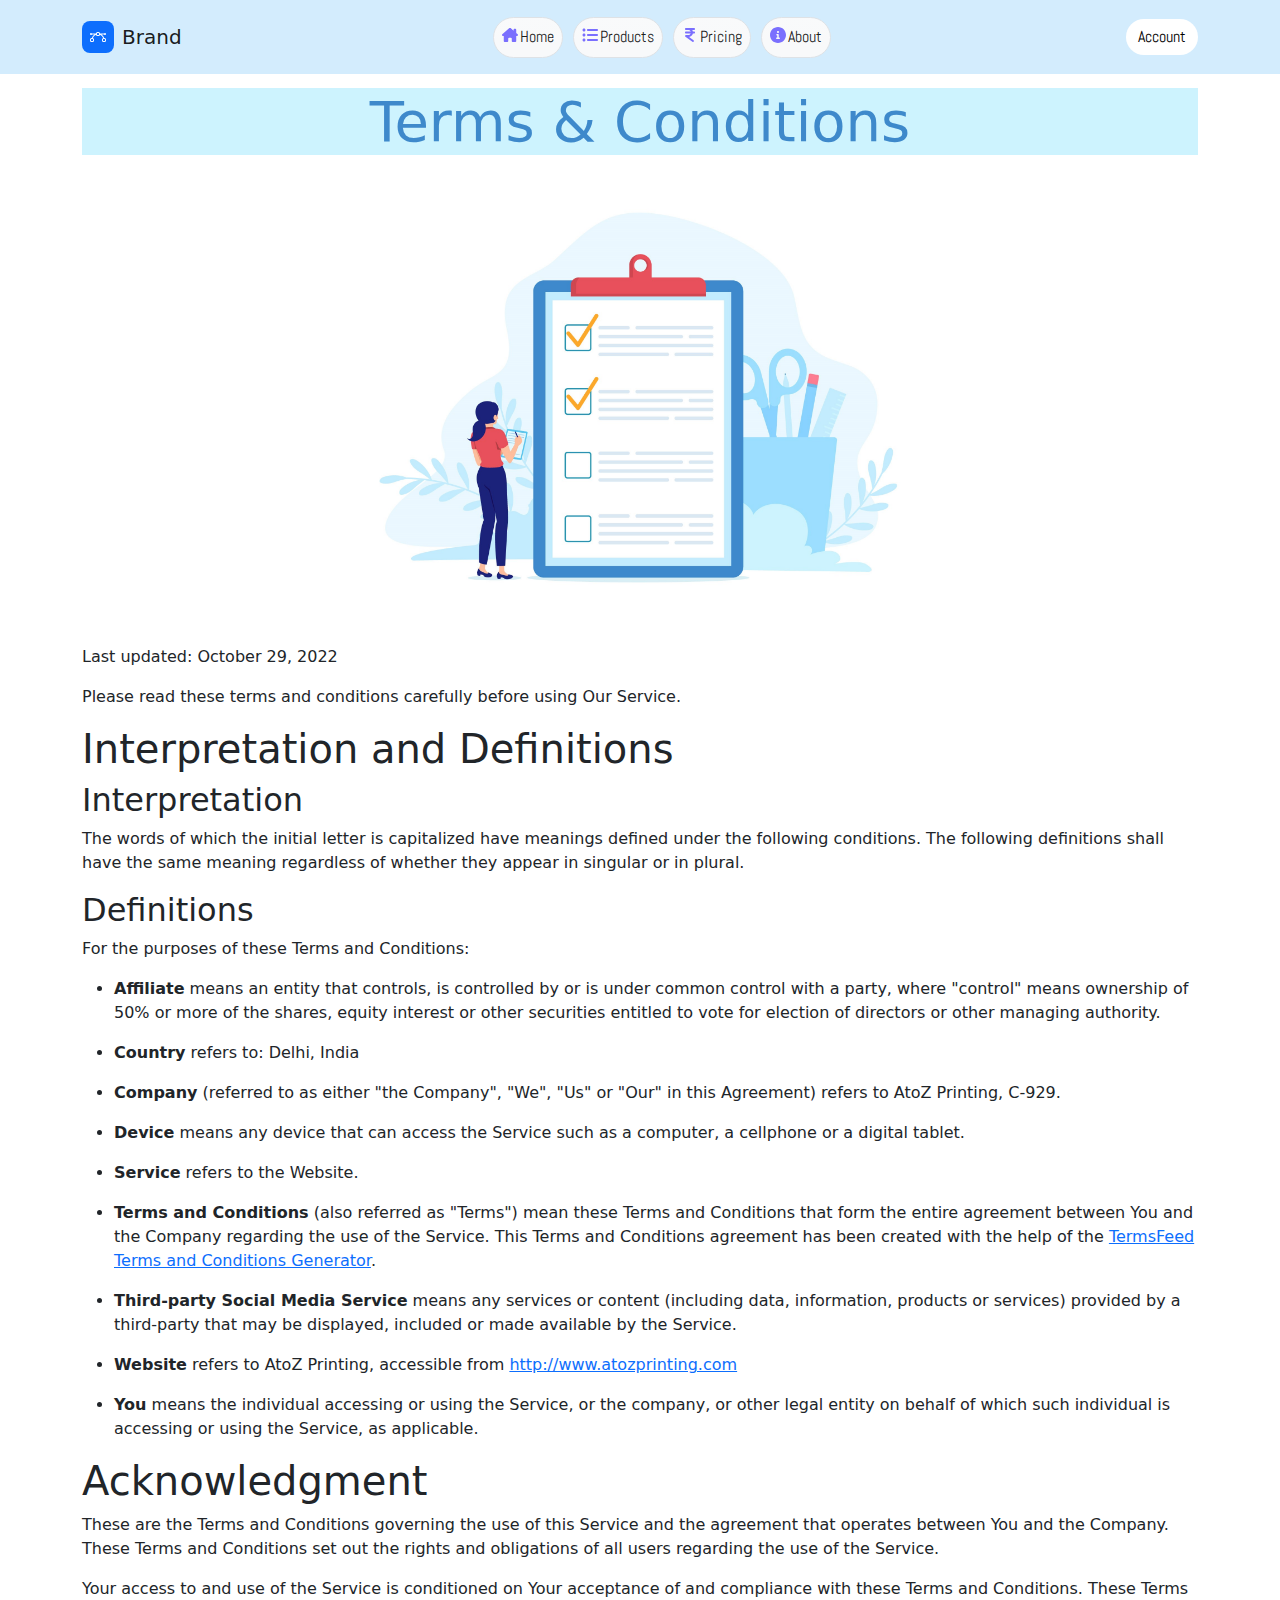
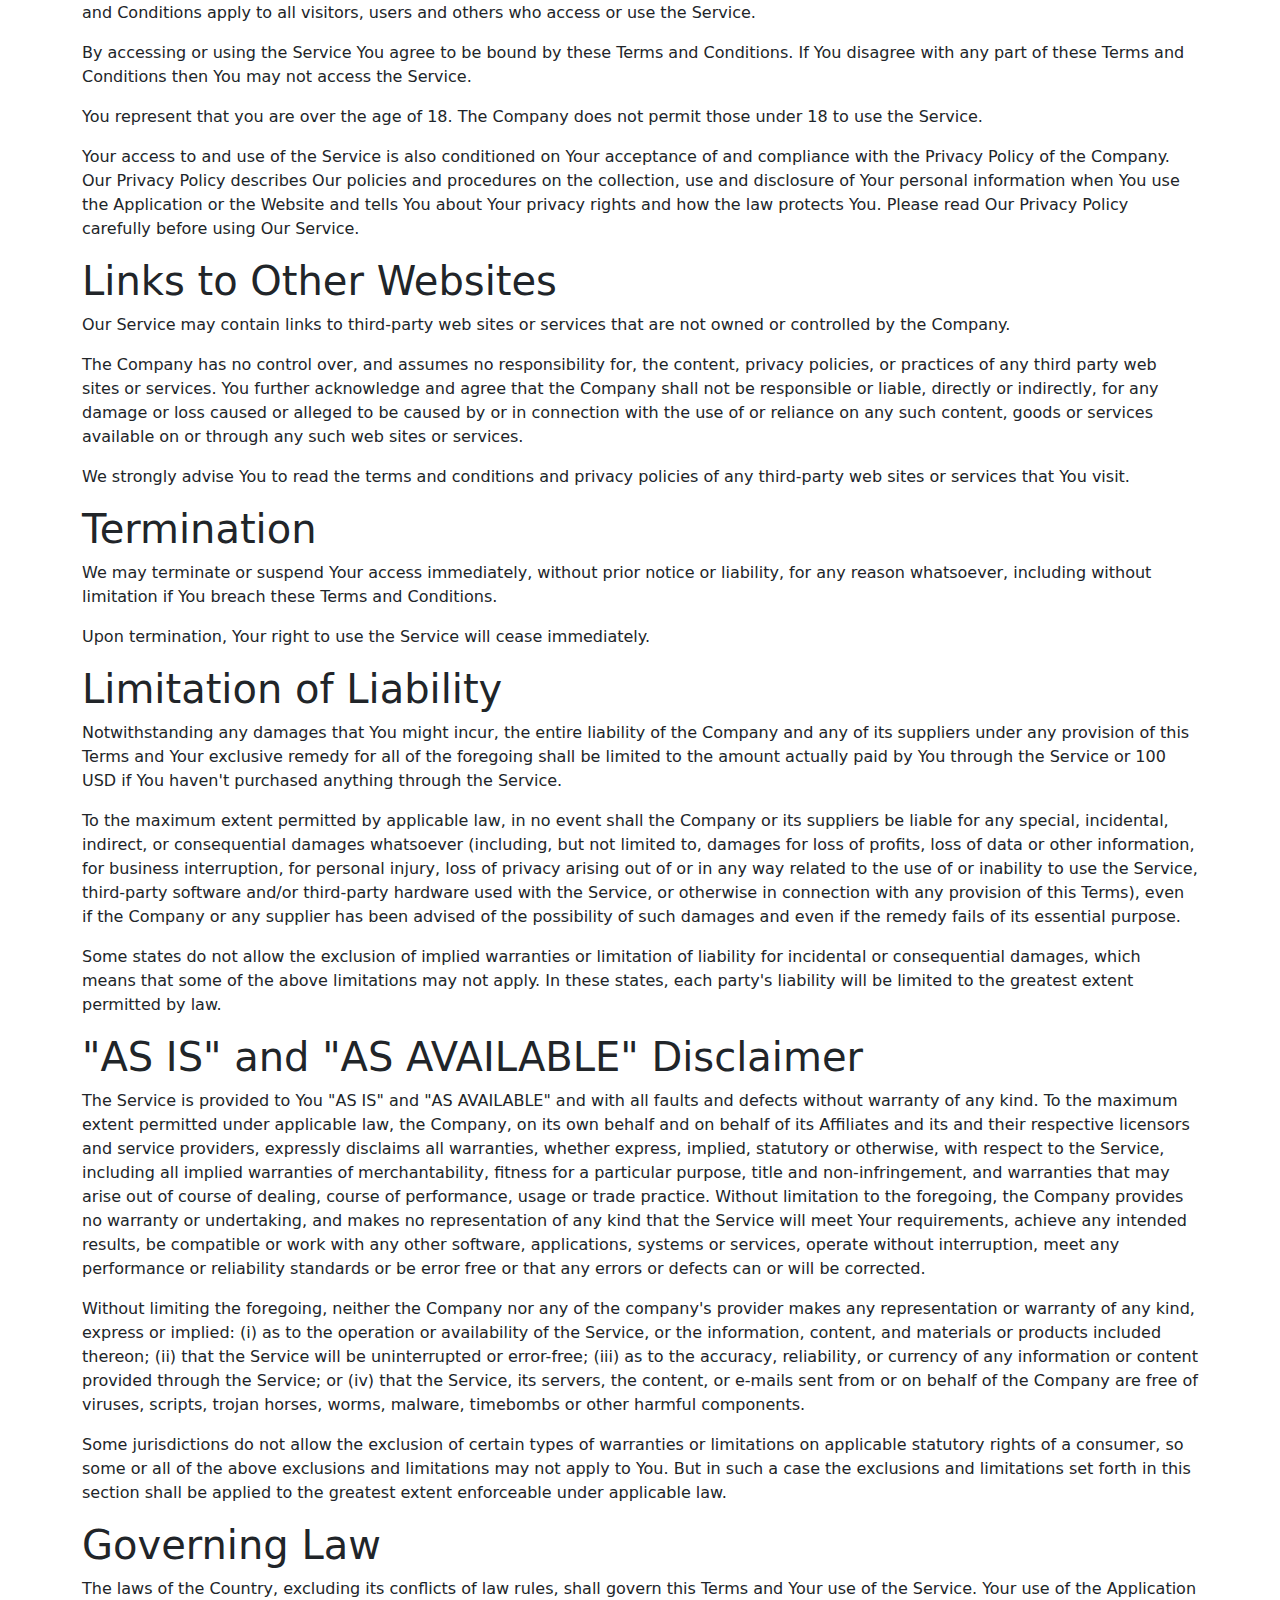
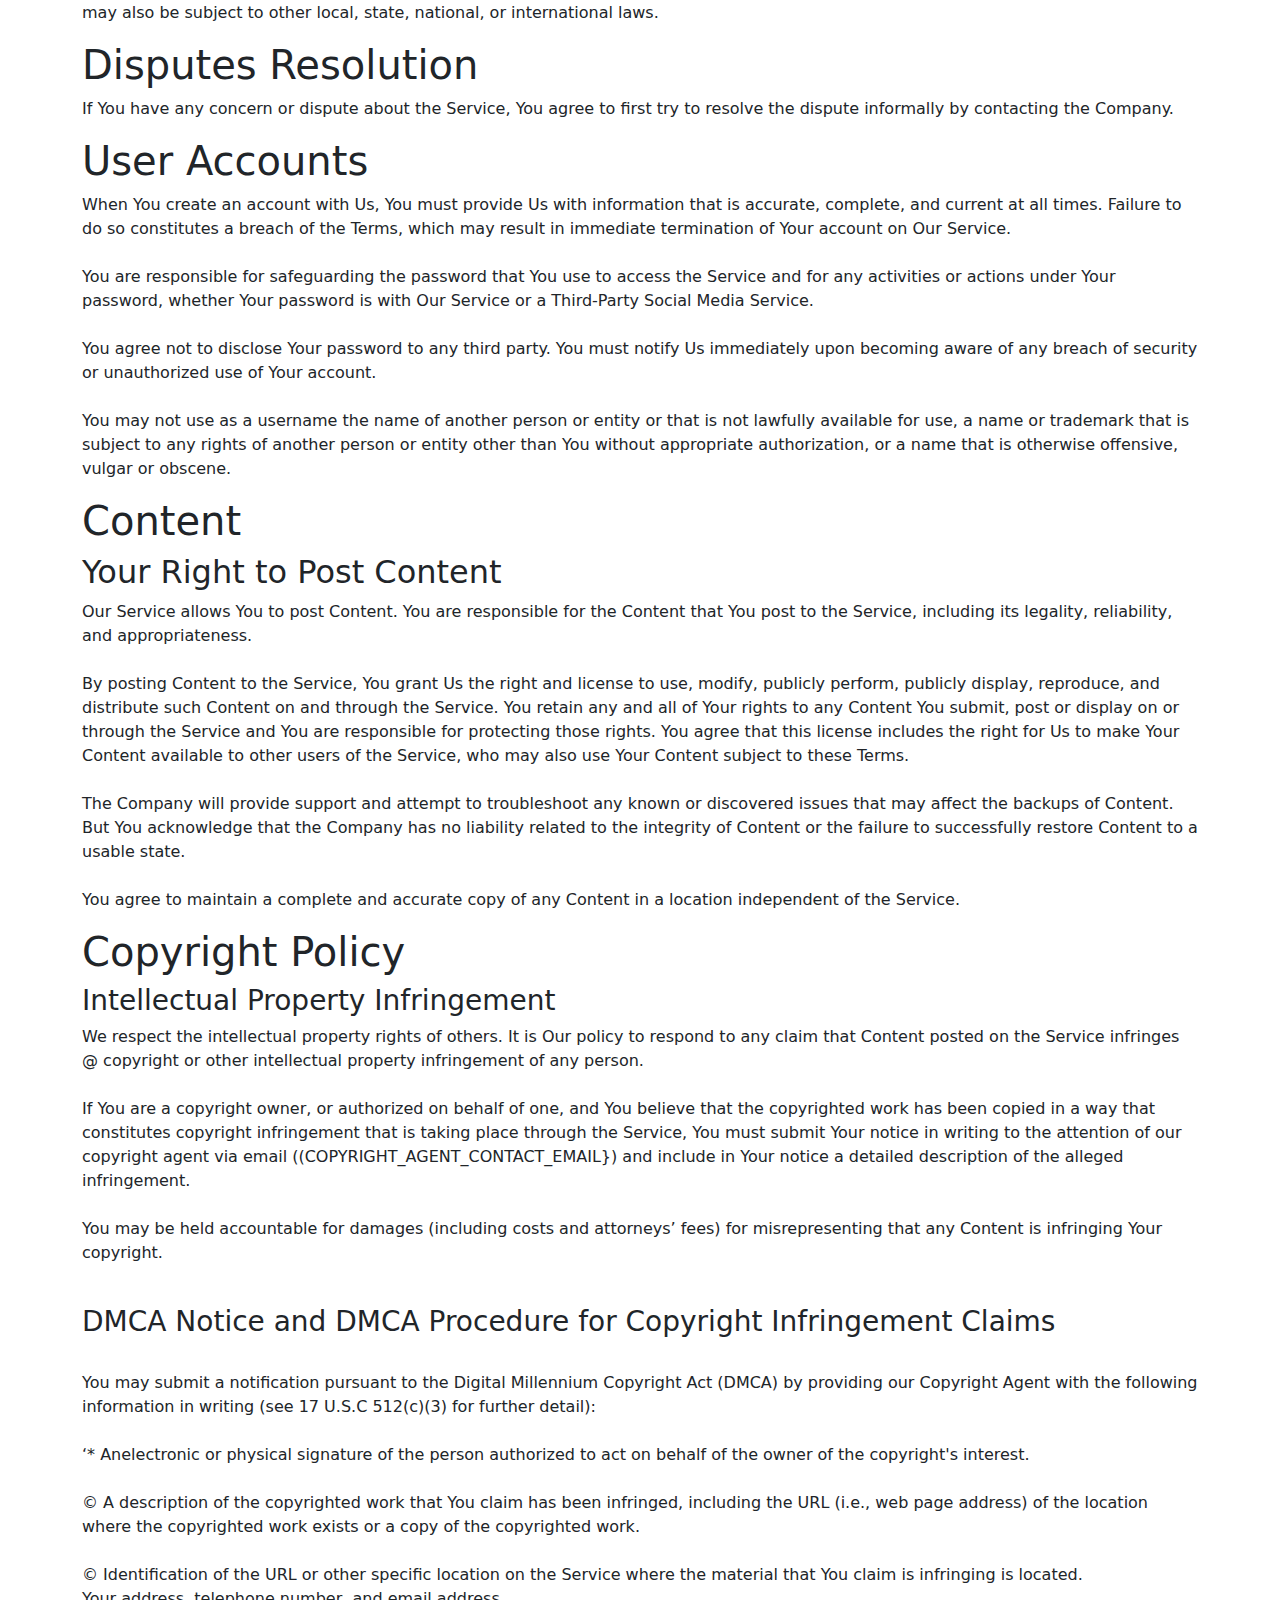
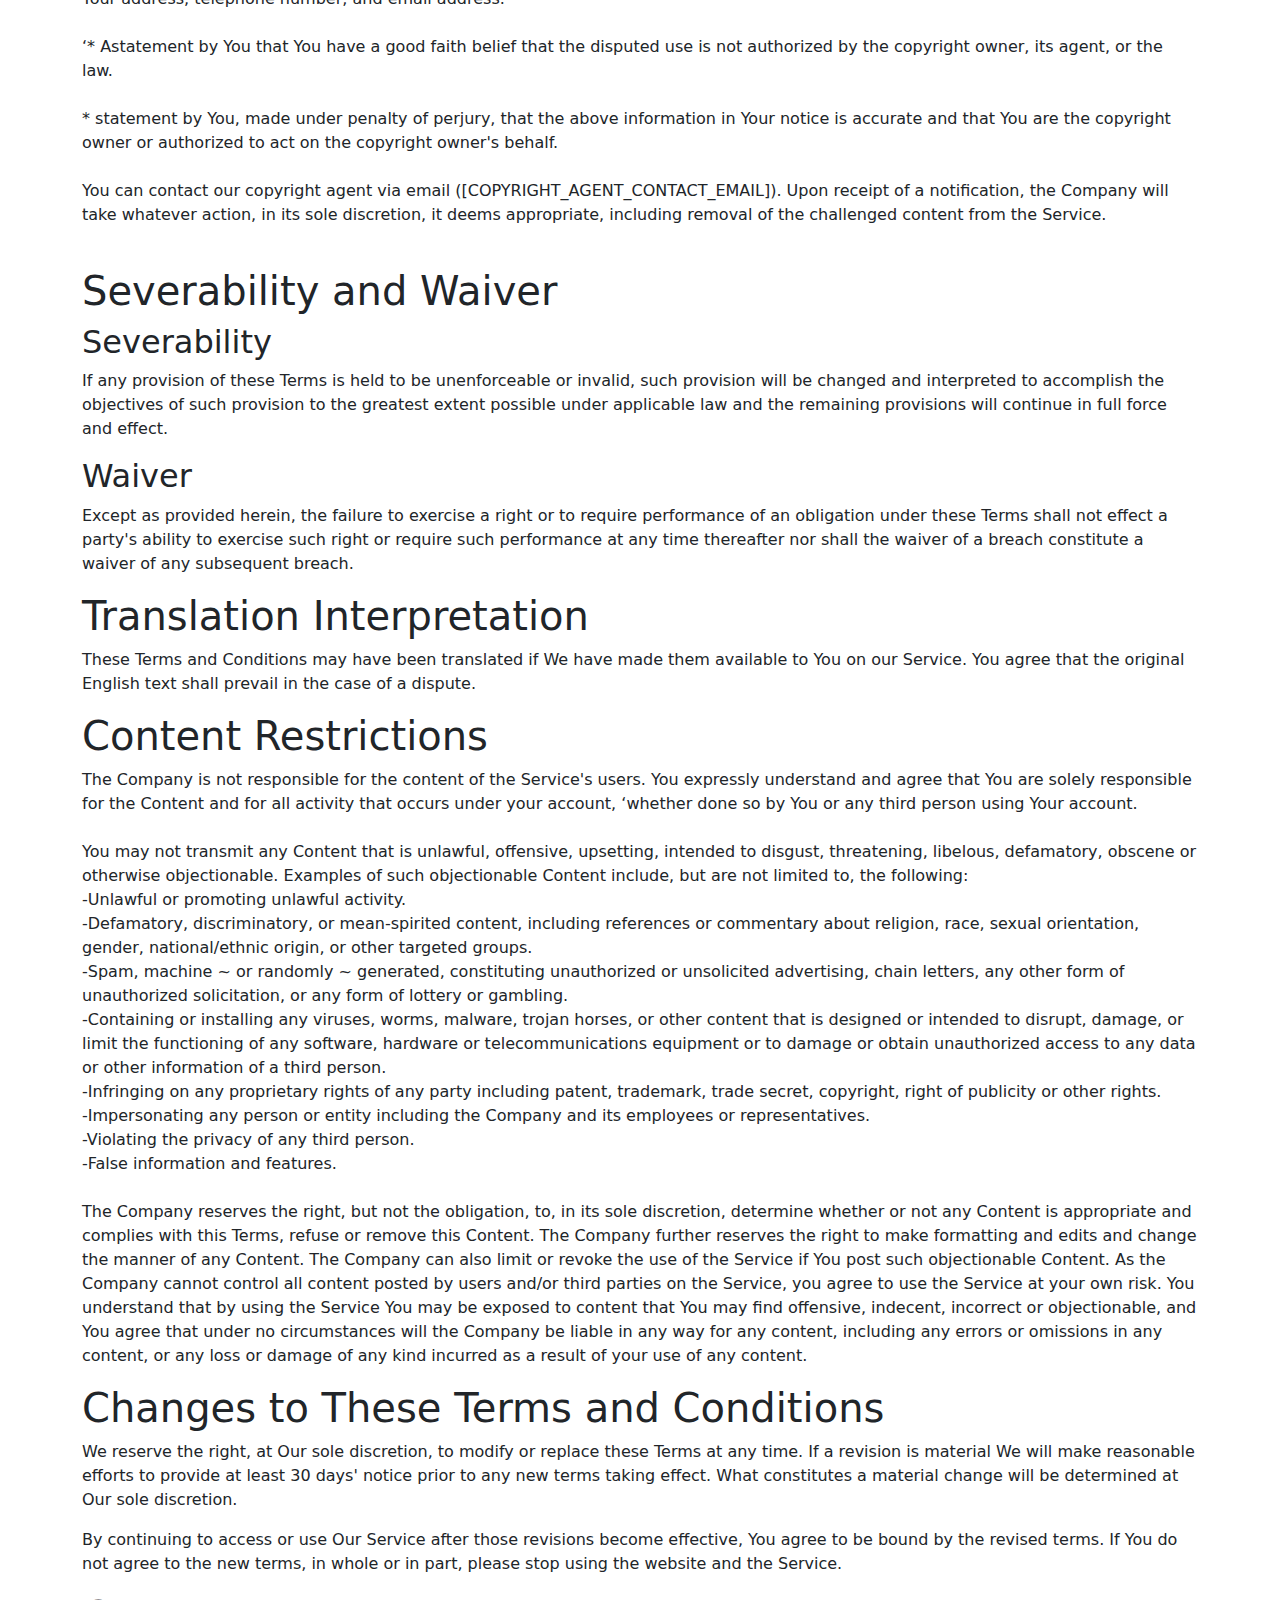
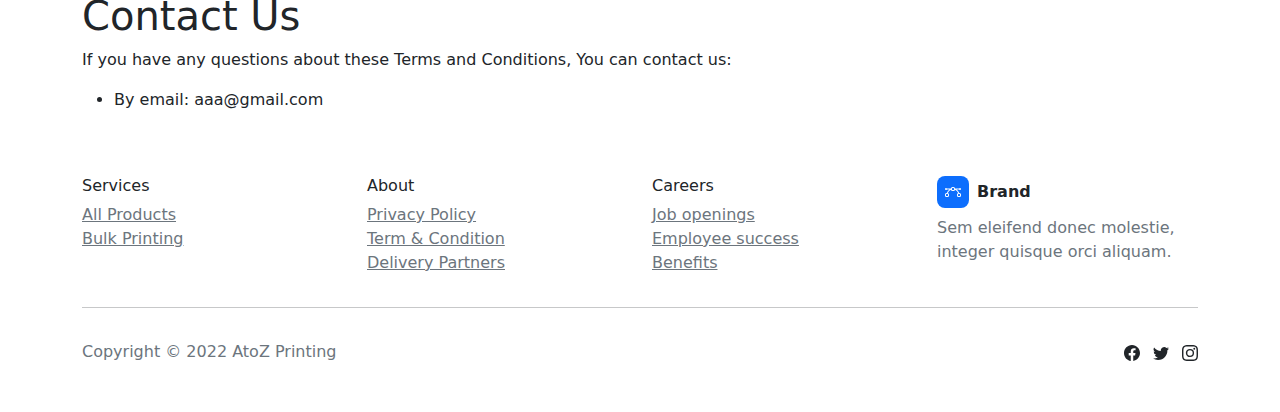
<file: Terms & Conditions.html>
<!DOCTYPE html>
<html lang="en">

<head>
    <meta charset="utf-8">
    <meta name="viewport" content="width=device-width, initial-scale=1.0, shrink-to-fit=no">
    <title>AtoZPrinting</title>
    <link rel="stylesheet" href="assets/bootstrap/css/bootstrap.min.css">
    <link rel="stylesheet" href="https://fonts.googleapis.com/css?family=Abel&amp;display=swap">
    <link rel="stylesheet" href="https://fonts.googleapis.com/css?family=Aldrich&amp;display=swap">
    <link rel="stylesheet" href="https://fonts.googleapis.com/css?family=Allerta+Stencil&amp;display=swap">
    <link rel="stylesheet" href="assets/css/hob.css">
    <link rel="stylesheet" href="assets/css/Navbar-Centered-Links-icons.css">
    <link rel="stylesheet" href="assets/css/Projects-Grid-images.css">
    <link rel="stylesheet" href="assets/css/timeline.css">
</head>

<body>
    <div class="container">
        <div class="row" style="margin-top: 88px;">
            <div class="col" style="text-align: center;">
                <h1 class="display-4" style="background: #cdf3fe;color: rgb(62,137,203);">Terms &amp; Conditions</h1>
            </div>
        </div>
        <div class="row" style="margin-top: -59px;">
            <div class="col" style="text-align: center;"><img class="img-fluid w-50" src="assets/img/terms.jpg" style="margin-top: 74px;"></div>
        </div>
        <div class="row">
            <div class="col">
<p>Last updated: October 29, 2022</p>
<p>Please read these terms and conditions carefully before using Our Service.</p>
<h1>Interpretation and Definitions</h1>
<h2>Interpretation</h2>
<p>The words of which the initial letter is capitalized have meanings defined under the following conditions. The following definitions shall have the same meaning regardless of whether they appear in singular or in plural.</p>
<h2>Definitions</h2>
<p>For the purposes of these Terms and Conditions:</p>
<ul>
<li>
<p><strong>Affiliate</strong> means an entity that controls, is controlled by or is under common control with a party, where &quot;control&quot; means ownership of 50% or more of the shares, equity interest or other securities entitled to vote for election of directors or other managing authority.</p>
</li>
<li>
<p><strong>Country</strong> refers to: Delhi,  India</p>
</li>
<li>
<p><strong>Company</strong> (referred to as either &quot;the Company&quot;, &quot;We&quot;, &quot;Us&quot; or &quot;Our&quot; in this Agreement) refers to AtoZ Printing, C-929.</p>
</li>
<li>
<p><strong>Device</strong> means any device that can access the Service such as a computer, a cellphone or a digital tablet.</p>
</li>
<li>
<p><strong>Service</strong> refers to the Website.</p>
</li>
<li>
<p><strong>Terms and Conditions</strong> (also referred as &quot;Terms&quot;) mean these Terms and Conditions that form the entire agreement between You and the Company regarding the use of the Service. This Terms and Conditions agreement has been created with the help of the <a href="https://www.termsfeed.com/terms-conditions-generator/" target="_blank">TermsFeed Terms and Conditions Generator</a>.</p>
</li>
<li>
<p><strong>Third-party Social Media Service</strong> means any services or content (including data, information, products or services) provided by a third-party that may be displayed, included or made available by the Service.</p>
</li>
<li>
<p><strong>Website</strong> refers to AtoZ Printing, accessible from <a href="http://www.atozprinting.com" rel="external nofollow noopener" target="_blank">http://www.atozprinting.com</a></p>
</li>
<li>
<p><strong>You</strong> means the individual accessing or using the Service, or the company, or other legal entity on behalf of which such individual is accessing or using the Service, as applicable.</p>
</li>
</ul>
<h1>Acknowledgment</h1>
<p>These are the Terms and Conditions governing the use of this Service and the agreement that operates between You and the Company. These Terms and Conditions set out the rights and obligations of all users regarding the use of the Service.</p>
<p>Your access to and use of the Service is conditioned on Your acceptance of and compliance with these Terms and Conditions. These Terms and Conditions apply to all visitors, users and others who access or use the Service.</p>
<p>By accessing or using the Service You agree to be bound by these Terms and Conditions. If You disagree with any part of these Terms and Conditions then You may not access the Service.</p>
<p>You represent that you are over the age of 18. The Company does not permit those under 18 to use the Service.</p>
<p>Your access to and use of the Service is also conditioned on Your acceptance of and compliance with the Privacy Policy of the Company. Our Privacy Policy describes Our policies and procedures on the collection, use and disclosure of Your personal information when You use the Application or the Website and tells You about Your privacy rights and how the law protects You. Please read Our Privacy Policy carefully before using Our Service.</p>
<h1>Links to Other Websites</h1>
<p>Our Service may contain links to third-party web sites or services that are not owned or controlled by the Company.</p>
<p>The Company has no control over, and assumes no responsibility for, the content, privacy policies, or practices of any third party web sites or services. You further acknowledge and agree that the Company shall not be responsible or liable, directly or indirectly, for any damage or loss caused or alleged to be caused by or in connection with the use of or reliance on any such content, goods or services available on or through any such web sites or services.</p>
<p>We strongly advise You to read the terms and conditions and privacy policies of any third-party web sites or services that You visit.</p>
<h1>Termination</h1>
<p>We may terminate or suspend Your access immediately, without prior notice or liability, for any reason whatsoever, including without limitation if You breach these Terms and Conditions.</p>
<p>Upon termination, Your right to use the Service will cease immediately.</p>
<h1>Limitation of Liability</h1>
<p>Notwithstanding any damages that You might incur, the entire liability of the Company and any of its suppliers under any provision of this Terms and Your exclusive remedy for all of the foregoing shall be limited to the amount actually paid by You through the Service or 100 USD if You haven't purchased anything through the Service.</p>
<p>To the maximum extent permitted by applicable law, in no event shall the Company or its suppliers be liable for any special, incidental, indirect, or consequential damages whatsoever (including, but not limited to, damages for loss of profits, loss of data or other information, for business interruption, for personal injury, loss of privacy arising out of or in any way related to the use of or inability to use the Service, third-party software and/or third-party hardware used with the Service, or otherwise in connection with any provision of this Terms), even if the Company or any supplier has been advised of the possibility of such damages and even if the remedy fails of its essential purpose.</p>
<p>Some states do not allow the exclusion of implied warranties or limitation of liability for incidental or consequential damages, which means that some of the above limitations may not apply. In these states, each party's liability will be limited to the greatest extent permitted by law.</p>
<h1>&quot;AS IS&quot; and &quot;AS AVAILABLE&quot; Disclaimer</h1>
<p>The Service is provided to You &quot;AS IS&quot; and &quot;AS AVAILABLE&quot; and with all faults and defects without warranty of any kind. To the maximum extent permitted under applicable law, the Company, on its own behalf and on behalf of its Affiliates and its and their respective licensors and service providers, expressly disclaims all warranties, whether express, implied, statutory or otherwise, with respect to the Service, including all implied warranties of merchantability, fitness for a particular purpose, title and non-infringement, and warranties that may arise out of course of dealing, course of performance, usage or trade practice. Without limitation to the foregoing, the Company provides no warranty or undertaking, and makes no representation of any kind that the Service will meet Your requirements, achieve any intended results, be compatible or work with any other software, applications, systems or services, operate without interruption, meet any performance or reliability standards or be error free or that any errors or defects can or will be corrected.</p>
<p>Without limiting the foregoing, neither the Company nor any of the company's provider makes any representation or warranty of any kind, express or implied: (i) as to the operation or availability of the Service, or the information, content, and materials or products included thereon; (ii) that the Service will be uninterrupted or error-free; (iii) as to the accuracy, reliability, or currency of any information or content provided through the Service; or (iv) that the Service, its servers, the content, or e-mails sent from or on behalf of the Company are free of viruses, scripts, trojan horses, worms, malware, timebombs or other harmful components.</p>
<p>Some jurisdictions do not allow the exclusion of certain types of warranties or limitations on applicable statutory rights of a consumer, so some or all of the above exclusions and limitations may not apply to You. But in such a case the exclusions and limitations set forth in this section shall be applied to the greatest extent enforceable under applicable law.</p>
<h1>Governing Law</h1>
<p>The laws of the Country, excluding its conflicts of law rules, shall govern this Terms and Your use of the Service. Your use of the Application may also be subject to other local, state, national, or international laws.</p>
<h1>Disputes Resolution</h1>
<p>If You have any concern or dispute about the Service, You agree to first try to resolve the dispute informally by contacting the Company.</p>
<h1>User Accounts
</h1>
<p>When You create an account with Us, You must provide Us with information that is accurate, complete, and
current at all times. Failure to do so constitutes a breach of the Terms, which may result in immediate
termination of Your account on Our Service.<br><br>

You are responsible for safeguarding the password that You use to access the Service and for any activities
or actions under Your password, whether Your password is with Our Service or a Third-Party Social Media
Service.<br><br>

You agree not to disclose Your password to any third party. You must notify Us immediately upon becoming
aware of any breach of security or unauthorized use of Your account.<br><br>

You may not use as a username the name of another person or entity or that is not lawfully available for
use, a name or trademark that is subject to any rights of another person or entity other than You without
appropriate authorization, or a name that is otherwise offensive, vulgar or obscene.
</p>
<h1>Content</h1>
<h2>Your Right to Post Content</h2>
<p>Our Service allows You to post Content. You are responsible for the Content that You post to the Service,
including its legality, reliability, and appropriateness.<br><br>

By posting Content to the Service, You grant Us the right and license to use, modify, publicly perform,
publicly display, reproduce, and distribute such Content on and through the Service. You retain any and all
of Your rights to any Content You submit, post or display on or through the Service and You are responsible
for protecting those rights. You agree that this license includes the right for Us to make Your Content
available to other users of the Service, who may also use Your Content subject to these Terms.<br><br>

The Company will provide support and attempt to troubleshoot any known or discovered issues that may
affect the backups of Content. But You acknowledge that the Company has no liability related to the
integrity of Content or the failure to successfully restore Content to a usable state.<br><br>

You agree to maintain a complete and accurate copy of any Content in a location independent of the
Service.</p>
<h1>Copyright Policy</h1>
<h3>Intellectual Property Infringement</h3>
<p>
We respect the intellectual property rights of others. It is Our policy to respond to any claim that Content
posted on the Service infringes @ copyright or other intellectual property infringement of any person.<br><br>

If You are a copyright owner, or authorized on behalf of one, and You believe that the copyrighted work has
been copied in a way that constitutes copyright infringement that is taking place through the Service, You
must submit Your notice in writing to the attention of our copyright agent via email
((COPYRIGHT_AGENT_CONTACT_EMAIL}) and include in Your notice a detailed description of the
alleged infringement.<br><br>

You may be held accountable for damages (including costs and attorneys’ fees) for misrepresenting that
any Content is infringing Your copyright.<br><br>

<h3>DMCA Notice and DMCA Procedure for Copyright Infringement Claims</h3><br>

You may submit a notification pursuant to the Digital Millennium Copyright Act (DMCA) by providing our
Copyright Agent with the following information in writing (see 17 U.S.C 512(c)(3) for further detail):<br><br>

‘* Anelectronic or physical signature of the person authorized to act on behalf of the owner of the
copyright's interest.<br><br>
© A description of the copyrighted work that You claim has been infringed, including the URL (i.e., web
page address) of the location where the copyrighted work exists or a copy of the copyrighted work.<br><br>

© Identification of the URL or other specific location on the Service where the material that You claim
is infringing is located.<br>
Your address, telephone number, and email address.<br><br>

‘* Astatement by You that You have a good faith belief that the disputed use is not authorized by the
copyright owner, its agent, or the law.<br><br>

* statement by You, made under penalty of perjury, that the above information in Your notice is
accurate and that You are the copyright owner or authorized to act on the copyright owner's behalf.<br><br>

You can contact our copyright agent via email ([COPYRIGHT_AGENT_CONTACT_EMAIL]). Upon receipt
of a notification, the Company will take whatever action, in its sole discretion, it deems appropriate,
including removal of the challenged content from the Service.<br><br>
</p>
<h1>Severability and Waiver</h1>
<h2>Severability</h2>
<p>If any provision of these Terms is held to be unenforceable or invalid, such provision will be changed and interpreted to accomplish the objectives of such provision to the greatest extent possible under applicable law and the remaining provisions will continue in full force and effect.</p>
<h2>Waiver</h2>
<p>Except as provided herein, the failure to exercise a right or to require performance of an obligation under these Terms shall not effect a party's ability to exercise such right or require such performance at any time thereafter nor shall the waiver of a breach constitute a waiver of any subsequent breach.</p>
<h1>Translation Interpretation</h1>
<p>These Terms and Conditions may have been translated if We have made them available to You on our Service.
You agree that the original English text shall prevail in the case of a dispute.</p>
<h1>Content Restrictions</h1>

<p>The Company is not responsible for the content of the Service's users. You expressly understand and
agree that You are solely responsible for the Content and for all activity that occurs under your account,
‘whether done so by You or any third person using Your account.<br><br>

You may not transmit any Content that is unlawful, offensive, upsetting, intended to disgust, threatening,
libelous, defamatory, obscene or otherwise objectionable. Examples of such objectionable Content include,
but are not limited to, the following:<br>

-Unlawful or promoting unlawful activity.<br>

-Defamatory, discriminatory, or mean-spirited content, including references or commentary about
religion, race, sexual orientation, gender, national/ethnic origin, or other targeted groups.<br>

-Spam, machine ~ or randomly ~ generated, constituting unauthorized or unsolicited advertising,
chain letters, any other form of unauthorized solicitation, or any form of lottery or gambling.<br>

-Containing or installing any viruses, worms, malware, trojan horses, or other content that is
designed or intended to disrupt, damage, or limit the functioning of any software, hardware or
telecommunications equipment or to damage or obtain unauthorized access to any data or other
information of a third person.<br>

-Infringing on any proprietary rights of any party including patent, trademark, trade secret, copyright,
right of publicity or other rights.<br>

-Impersonating any person or entity including the Company and its employees or representatives.<br>

-Violating the privacy of any third person.<br>

-False information and features.<br><br>

The Company reserves the right, but not the obligation, to, in its sole discretion, determine whether or not
any Content is appropriate and complies with this Terms, refuse or remove this Content. The Company
further reserves the right to make formatting and edits and change the manner of any Content. The
Company can also limit or revoke the use of the Service if You post such objectionable Content. As the
Company cannot control all content posted by users and/or third parties on the Service, you agree to use
the Service at your own risk. You understand that by using the Service You may be exposed to content that
You may find offensive, indecent, incorrect or objectionable, and You agree that under no circumstances
will the Company be liable in any way for any content, including any errors or omissions in any content, or
any loss or damage of any kind incurred as a result of your use of any content.</p>

 

<h1>Changes to These Terms and Conditions</h1>
<p>We reserve the right, at Our sole discretion, to modify or replace these Terms at any time. If a revision is material We will make reasonable efforts to provide at least 30 days' notice prior to any new terms taking effect. What constitutes a material change will be determined at Our sole discretion.</p>
<p>By continuing to access or use Our Service after those revisions become effective, You agree to be bound by the revised terms. If You do not agree to the new terms, in whole or in part, please stop using the website and the Service.</p>
<h1>Contact Us</h1>
<p>If you have any questions about these Terms and Conditions, You can contact us:</p>
<ul>
<li>By email: aaa@gmail.com</li>
</ul></div>
        </div>
    </div>
    <nav class="navbar navbar-light navbar-expand-md fixed-top py-3" style="width: 100%;position: fixed;margin: 0px;margin-bottom: 0px;background: #d3ecfd;">
        <div class="container"><a class="navbar-brand d-flex align-items-center" href="#"><span class="bs-icon-sm bs-icon-rounded bs-icon-primary d-flex justify-content-center align-items-center me-2 bs-icon"><svg xmlns="http://www.w3.org/2000/svg" width="1em" height="1em" fill="currentColor" viewBox="0 0 16 16" class="bi bi-bezier">
                        <path fill-rule="evenodd" d="M0 10.5A1.5 1.5 0 0 1 1.5 9h1A1.5 1.5 0 0 1 4 10.5v1A1.5 1.5 0 0 1 2.5 13h-1A1.5 1.5 0 0 1 0 11.5v-1zm1.5-.5a.5.5 0 0 0-.5.5v1a.5.5 0 0 0 .5.5h1a.5.5 0 0 0 .5-.5v-1a.5.5 0 0 0-.5-.5h-1zm10.5.5A1.5 1.5 0 0 1 13.5 9h1a1.5 1.5 0 0 1 1.5 1.5v1a1.5 1.5 0 0 1-1.5 1.5h-1a1.5 1.5 0 0 1-1.5-1.5v-1zm1.5-.5a.5.5 0 0 0-.5.5v1a.5.5 0 0 0 .5.5h1a.5.5 0 0 0 .5-.5v-1a.5.5 0 0 0-.5-.5h-1zM6 4.5A1.5 1.5 0 0 1 7.5 3h1A1.5 1.5 0 0 1 10 4.5v1A1.5 1.5 0 0 1 8.5 7h-1A1.5 1.5 0 0 1 6 5.5v-1zM7.5 4a.5.5 0 0 0-.5.5v1a.5.5 0 0 0 .5.5h1a.5.5 0 0 0 .5-.5v-1a.5.5 0 0 0-.5-.5h-1z"></path>
                        <path d="M6 4.5H1.866a1 1 0 1 0 0 1h2.668A6.517 6.517 0 0 0 1.814 9H2.5c.123 0 .244.015.358.043a5.517 5.517 0 0 1 3.185-3.185A1.503 1.503 0 0 1 6 5.5v-1zm3.957 1.358A1.5 1.5 0 0 0 10 5.5v-1h4.134a1 1 0 1 1 0 1h-2.668a6.517 6.517 0 0 1 2.72 3.5H13.5c-.123 0-.243.015-.358.043a5.517 5.517 0 0 0-3.185-3.185z"></path>
                    </svg></span><span>Brand</span></a><button data-bs-toggle="collapse" class="navbar-toggler" data-bs-target="#navcol-3"><span class="visually-hidden">Toggle navigation</span><span class="navbar-toggler-icon"></span></button>
            <div class="collapse navbar-collapse" id="navcol-3">
                <ul class="navbar-nav mx-auto">
                    <li class="nav-item" style="padding-right: 10px;"><a class="nav-link active bg-light bg-gradient border rounded-pill d-table float-start" href="index.html" style="padding-top: 7px;font-family: Abel, sans-serif;"><svg xmlns="http://www.w3.org/2000/svg" viewBox="0 -32 576 576" width="1em" height="1em" fill="currentColor" style="color: rgba(108,95,254,0.9);padding: 0px;margin-bottom: 4px;margin-right: 2px;">
                                <!--! Font Awesome Free 6.1.1 by @fontawesome - https://fontawesome.com License - https://fontawesome.com/license/free (Icons: CC BY 4.0, Fonts: SIL OFL 1.1, Code: MIT License) Copyright 2022 Fonticons, Inc. -->
                                <path d="M511.8 287.6L512.5 447.7C512.5 450.5 512.3 453.1 512 455.8V472C512 494.1 494.1 512 472 512H456C454.9 512 453.8 511.1 452.7 511.9C451.3 511.1 449.9 512 448.5 512H392C369.9 512 352 494.1 352 472V384C352 366.3 337.7 352 320 352H256C238.3 352 224 366.3 224 384V472C224 494.1 206.1 512 184 512H128.1C126.6 512 125.1 511.9 123.6 511.8C122.4 511.9 121.2 512 120 512H104C81.91 512 64 494.1 64 472V360C64 359.1 64.03 358.1 64.09 357.2V287.6H32.05C14.02 287.6 0 273.5 0 255.5C0 246.5 3.004 238.5 10.01 231.5L266.4 8.016C273.4 1.002 281.4 0 288.4 0C295.4 0 303.4 2.004 309.5 7.014L416 100.7V64C416 46.33 430.3 32 448 32H480C497.7 32 512 46.33 512 64V185L564.8 231.5C572.8 238.5 576.9 246.5 575.8 255.5C575.8 273.5 560.8 287.6 543.8 287.6L511.8 287.6z"></path>
                            </svg>Home</a></li>
                    <li class="nav-item" style="padding-right: 10px;"><a class="nav-link active bg-light bg-gradient border rounded-pill d-table float-start" href="Products.html" style="padding-top: 7px;font-family: Abel, sans-serif;"><svg xmlns="http://www.w3.org/2000/svg" viewBox="0 0 512 512" width="1em" height="1em" fill="currentColor" style="color: rgba(108,95,254,0.9);padding: 0px;margin-bottom: 4px;margin-right: 2px;">
                                <!--! Font Awesome Free 6.1.1 by @fontawesome - https://fontawesome.com License - https://fontawesome.com/license/free (Icons: CC BY 4.0, Fonts: SIL OFL 1.1, Code: MIT License) Copyright 2022 Fonticons, Inc. -->
                                <path d="M16 96C16 69.49 37.49 48 64 48C90.51 48 112 69.49 112 96C112 122.5 90.51 144 64 144C37.49 144 16 122.5 16 96zM480 64C497.7 64 512 78.33 512 96C512 113.7 497.7 128 480 128H192C174.3 128 160 113.7 160 96C160 78.33 174.3 64 192 64H480zM480 224C497.7 224 512 238.3 512 256C512 273.7 497.7 288 480 288H192C174.3 288 160 273.7 160 256C160 238.3 174.3 224 192 224H480zM480 384C497.7 384 512 398.3 512 416C512 433.7 497.7 448 480 448H192C174.3 448 160 433.7 160 416C160 398.3 174.3 384 192 384H480zM16 416C16 389.5 37.49 368 64 368C90.51 368 112 389.5 112 416C112 442.5 90.51 464 64 464C37.49 464 16 442.5 16 416zM112 256C112 282.5 90.51 304 64 304C37.49 304 16 282.5 16 256C16 229.5 37.49 208 64 208C90.51 208 112 229.5 112 256z"></path>
                            </svg>Products</a></li>
                    <li class="nav-item" style="padding-right: 10px;"><a class="nav-link active bg-light bg-gradient border rounded-pill d-table float-start" href="#" style="padding-top: 7px;font-family: Abel, sans-serif;"><svg xmlns="http://www.w3.org/2000/svg" viewBox="-96 0 512 512" width="1em" height="1em" fill="currentColor" style="color: rgba(108,95,254,0.9);padding: 0px;margin-bottom: 4px;margin-right: 2px;">
                                <!--! Font Awesome Free 6.1.1 by @fontawesome - https://fontawesome.com License - https://fontawesome.com/license/free (Icons: CC BY 4.0, Fonts: SIL OFL 1.1, Code: MIT License) Copyright 2022 Fonticons, Inc. -->
                                <path d="M.0022 64C.0022 46.33 14.33 32 32 32H288C305.7 32 320 46.33 320 64C320 81.67 305.7 96 288 96H231.8C241.4 110.4 248.5 126.6 252.4 144H288C305.7 144 320 158.3 320 176C320 193.7 305.7 208 288 208H252.4C239.2 266.3 190.5 311.2 130.3 318.9L274.6 421.1C288.1 432.2 292.3 452.2 282 466.6C271.8 480.1 251.8 484.3 237.4 474L13.4 314C2.083 305.1-2.716 291.5 1.529 278.2C5.774 264.1 18.09 256 32 256H112C144.8 256 173 236.3 185.3 208H32C14.33 208 .0022 193.7 .0022 176C.0022 158.3 14.33 144 32 144H185.3C173 115.7 144.8 96 112 96H32C14.33 96 .0022 81.67 .0022 64V64z"></path>
                            </svg>Pricing</a></li>
                    <li class="nav-item"><a class="nav-link active bg-light bg-gradient border rounded-pill d-table float-start" href="About%20Us.html" style="padding-top: 7px;font-family: Abel, sans-serif;"><svg xmlns="http://www.w3.org/2000/svg" viewBox="0 0 512 512" width="1em" height="1em" fill="currentColor" style="color: rgba(108,95,254,0.9);padding: 0px;margin-bottom: 4px;margin-right: 2px;">
                                <!--! Font Awesome Free 6.1.1 by @fontawesome - https://fontawesome.com License - https://fontawesome.com/license/free (Icons: CC BY 4.0, Fonts: SIL OFL 1.1, Code: MIT License) Copyright 2022 Fonticons, Inc. -->
                                <path d="M256 0C114.6 0 0 114.6 0 256s114.6 256 256 256s256-114.6 256-256S397.4 0 256 0zM256 128c17.67 0 32 14.33 32 32c0 17.67-14.33 32-32 32S224 177.7 224 160C224 142.3 238.3 128 256 128zM296 384h-80C202.8 384 192 373.3 192 360s10.75-24 24-24h16v-64H224c-13.25 0-24-10.75-24-24S210.8 224 224 224h32c13.25 0 24 10.75 24 24v88h16c13.25 0 24 10.75 24 24S309.3 384 296 384z"></path>
                            </svg>About</a></li>
                </ul><button class="btn btn-primary" type="button" style="background: rgb(255,255,255);color: rgb(0,0,0);border-radius: 40px;border-width: 0px;font-family: Abel, sans-serif;">Account</button>
            </div>
        </div>
    </nav>
    <footer style="background: rgba(255,255,255,0.5);">
        <div class="container py-4 py-lg-5">
            <div class="row justify-content-center">
                <div class="col-sm-4 col-md-3 text-center text-lg-start d-flex flex-column item">
                    <h3 class="fs-6">Services</h3>
                    <ul class="list-unstyled">
                        <li><a class="link-secondary" href="Products.html">All Products</a></li>
                        <li><a class="link-secondary" href="#">Bulk Printing</a></li>
                        <li><a class="link-secondary" href="#"></a></li>
                    </ul>
                </div>
                <div class="col-sm-4 col-md-3 text-center text-lg-start d-flex flex-column item">
                    <h3 class="fs-6">About</h3>
                    <ul class="list-unstyled">
                        <li><a class="link-secondary" href="Privacy%20Policy.html">Privacy Policy</a></li>
                        <li><a class="link-secondary" href="Terms%20&amp;%20Conditions.html">Term &amp; Condition</a></li>
                        <li><a class="link-secondary" href="#">Delivery Partners</a></li>
                    </ul>
                </div>
                <div class="col-sm-4 col-md-3 text-center text-lg-start d-flex flex-column item">
                    <h3 class="fs-6">Careers</h3>
                    <ul class="list-unstyled">
                        <li><a class="link-secondary" href="#">Job openings</a></li>
                        <li><a class="link-secondary" href="#">Employee success</a></li>
                        <li><a class="link-secondary" href="#">Benefits</a></li>
                    </ul>
                </div>
                <div class="col-lg-3 text-center text-lg-start d-flex flex-column align-items-center order-first align-items-lg-start order-lg-last item social">
                    <div class="fw-bold d-flex align-items-center mb-2"><span class="bs-icon-sm bs-icon-rounded bs-icon-primary d-flex justify-content-center align-items-center bs-icon me-2"><svg xmlns="http://www.w3.org/2000/svg" width="1em" height="1em" fill="currentColor" viewBox="0 0 16 16" class="bi bi-bezier">
                                <path fill-rule="evenodd" d="M0 10.5A1.5 1.5 0 0 1 1.5 9h1A1.5 1.5 0 0 1 4 10.5v1A1.5 1.5 0 0 1 2.5 13h-1A1.5 1.5 0 0 1 0 11.5v-1zm1.5-.5a.5.5 0 0 0-.5.5v1a.5.5 0 0 0 .5.5h1a.5.5 0 0 0 .5-.5v-1a.5.5 0 0 0-.5-.5h-1zm10.5.5A1.5 1.5 0 0 1 13.5 9h1a1.5 1.5 0 0 1 1.5 1.5v1a1.5 1.5 0 0 1-1.5 1.5h-1a1.5 1.5 0 0 1-1.5-1.5v-1zm1.5-.5a.5.5 0 0 0-.5.5v1a.5.5 0 0 0 .5.5h1a.5.5 0 0 0 .5-.5v-1a.5.5 0 0 0-.5-.5h-1zM6 4.5A1.5 1.5 0 0 1 7.5 3h1A1.5 1.5 0 0 1 10 4.5v1A1.5 1.5 0 0 1 8.5 7h-1A1.5 1.5 0 0 1 6 5.5v-1zM7.5 4a.5.5 0 0 0-.5.5v1a.5.5 0 0 0 .5.5h1a.5.5 0 0 0 .5-.5v-1a.5.5 0 0 0-.5-.5h-1z"></path>
                                <path d="M6 4.5H1.866a1 1 0 1 0 0 1h2.668A6.517 6.517 0 0 0 1.814 9H2.5c.123 0 .244.015.358.043a5.517 5.517 0 0 1 3.185-3.185A1.503 1.503 0 0 1 6 5.5v-1zm3.957 1.358A1.5 1.5 0 0 0 10 5.5v-1h4.134a1 1 0 1 1 0 1h-2.668a6.517 6.517 0 0 1 2.72 3.5H13.5c-.123 0-.243.015-.358.043a5.517 5.517 0 0 0-3.185-3.185z"></path>
                            </svg></span><span>Brand</span></div>
                    <p class="text-muted copyright">Sem eleifend donec molestie, integer quisque orci aliquam.</p>
                </div>
            </div>
            <hr>
            <div class="d-flex justify-content-between align-items-center pt-3">
                <p class="text-muted mb-0">Copyright © 2022 AtoZ Printing</p>
                <ul class="list-inline mb-0">
                    <li class="list-inline-item"><svg xmlns="http://www.w3.org/2000/svg" width="1em" height="1em" fill="currentColor" viewBox="0 0 16 16" class="bi bi-facebook">
                            <path d="M16 8.049c0-4.446-3.582-8.05-8-8.05C3.58 0-.002 3.603-.002 8.05c0 4.017 2.926 7.347 6.75 7.951v-5.625h-2.03V8.05H6.75V6.275c0-2.017 1.195-3.131 3.022-3.131.876 0 1.791.157 1.791.157v1.98h-1.009c-.993 0-1.303.621-1.303 1.258v1.51h2.218l-.354 2.326H9.25V16c3.824-.604 6.75-3.934 6.75-7.951z"></path>
                        </svg></li>
                    <li class="list-inline-item"><svg xmlns="http://www.w3.org/2000/svg" width="1em" height="1em" fill="currentColor" viewBox="0 0 16 16" class="bi bi-twitter">
                            <path d="M5.026 15c6.038 0 9.341-5.003 9.341-9.334 0-.14 0-.282-.006-.422A6.685 6.685 0 0 0 16 3.542a6.658 6.658 0 0 1-1.889.518 3.301 3.301 0 0 0 1.447-1.817 6.533 6.533 0 0 1-2.087.793A3.286 3.286 0 0 0 7.875 6.03a9.325 9.325 0 0 1-6.767-3.429 3.289 3.289 0 0 0 1.018 4.382A3.323 3.323 0 0 1 .64 6.575v.045a3.288 3.288 0 0 0 2.632 3.218 3.203 3.203 0 0 1-.865.115 3.23 3.23 0 0 1-.614-.057 3.283 3.283 0 0 0 3.067 2.277A6.588 6.588 0 0 1 .78 13.58a6.32 6.32 0 0 1-.78-.045A9.344 9.344 0 0 0 5.026 15z"></path>
                        </svg></li>
                    <li class="list-inline-item"><svg xmlns="http://www.w3.org/2000/svg" width="1em" height="1em" fill="currentColor" viewBox="0 0 16 16" class="bi bi-instagram">
                            <path d="M8 0C5.829 0 5.556.01 4.703.048 3.85.088 3.269.222 2.76.42a3.917 3.917 0 0 0-1.417.923A3.927 3.927 0 0 0 .42 2.76C.222 3.268.087 3.85.048 4.7.01 5.555 0 5.827 0 8.001c0 2.172.01 2.444.048 3.297.04.852.174 1.433.372 1.942.205.526.478.972.923 1.417.444.445.89.719 1.416.923.51.198 1.09.333 1.942.372C5.555 15.99 5.827 16 8 16s2.444-.01 3.298-.048c.851-.04 1.434-.174 1.943-.372a3.916 3.916 0 0 0 1.416-.923c.445-.445.718-.891.923-1.417.197-.509.332-1.09.372-1.942C15.99 10.445 16 10.173 16 8s-.01-2.445-.048-3.299c-.04-.851-.175-1.433-.372-1.941a3.926 3.926 0 0 0-.923-1.417A3.911 3.911 0 0 0 13.24.42c-.51-.198-1.092-.333-1.943-.372C10.443.01 10.172 0 7.998 0h.003zm-.717 1.442h.718c2.136 0 2.389.007 3.232.046.78.035 1.204.166 1.486.275.373.145.64.319.92.599.28.28.453.546.598.92.11.281.24.705.275 1.485.039.843.047 1.096.047 3.231s-.008 2.389-.047 3.232c-.035.78-.166 1.203-.275 1.485a2.47 2.47 0 0 1-.599.919c-.28.28-.546.453-.92.598-.28.11-.704.24-1.485.276-.843.038-1.096.047-3.232.047s-2.39-.009-3.233-.047c-.78-.036-1.203-.166-1.485-.276a2.478 2.478 0 0 1-.92-.598 2.48 2.48 0 0 1-.6-.92c-.109-.281-.24-.705-.275-1.485-.038-.843-.046-1.096-.046-3.233 0-2.136.008-2.388.046-3.231.036-.78.166-1.204.276-1.486.145-.373.319-.64.599-.92.28-.28.546-.453.92-.598.282-.11.705-.24 1.485-.276.738-.034 1.024-.044 2.515-.045v.002zm4.988 1.328a.96.96 0 1 0 0 1.92.96.96 0 0 0 0-1.92zm-4.27 1.122a4.109 4.109 0 1 0 0 8.217 4.109 4.109 0 0 0 0-8.217zm0 1.441a2.667 2.667 0 1 1 0 5.334 2.667 2.667 0 0 1 0-5.334z"></path>
                        </svg></li>
                </ul>
            </div>
        </div>
    </footer>
    <script src="assets/bootstrap/js/bootstrap.min.js"></script>
    <script src="assets/js/bs-init.js"></script>
</body>

</html>
</file>
<file: assets/css/hob.css>
.contain {
  position: relative;
}

.button {
  position: absolute;
  width: 500px;
  left: -70px;
  top: 100px;
  text-align: center;
  opacity: 0;
  transition: opacity .35s ease;
}

.button a {
  width: 200px;
  padding: 12px 48px;
  text-align: center;
  color: #ff6c34;
  border: solid 2px #ff6c34;
  z-index: 1;
}

.contain:hover .button {
  opacity: 1;
}
</file>
<file: assets/css/Navbar-Centered-Links-icons.css>
.bs-icon {
  --bs-icon-size: .75rem;
  display: flex;
  flex-shrink: 0;
  justify-content: center;
  align-items: center;
  font-size: var(--bs-icon-size);
  width: calc(var(--bs-icon-size) * 2);
  height: calc(var(--bs-icon-size) * 2);
  color: var(--bs-primary);
}

.bs-icon-xs {
  --bs-icon-size: 1rem;
  width: calc(var(--bs-icon-size) * 1.5);
  height: calc(var(--bs-icon-size) * 1.5);
}

.bs-icon-sm {
  --bs-icon-size: 1rem;
}

.bs-icon-md {
  --bs-icon-size: 1.5rem;
}

.bs-icon-lg {
  --bs-icon-size: 2rem;
}

.bs-icon-xl {
  --bs-icon-size: 2.5rem;
}

.bs-icon.bs-icon-primary {
  color: var(--bs-white);
  background: var(--bs-primary);
}

.bs-icon.bs-icon-primary-light {
  color: var(--bs-primary);
  background: rgba(var(--bs-primary-rgb), .2);
}

.bs-icon.bs-icon-semi-white {
  color: var(--bs-primary);
  background: rgba(255, 255, 255, .5);
}

.bs-icon.bs-icon-rounded {
  border-radius: .5rem;
}

.bs-icon.bs-icon-circle {
  border-radius: 50%;
}

.contain {
}
</file>
<file: assets/css/Projects-Grid-images.css>
.fit-cover {
  object-fit: cover;
}
</file>
<file: assets/css/timeline.css>
.ps-timeline-sec {
  position: relative;
  background: #fff;
}

.ps-timeline-sec .container {
  position: relative;
}

@media screen and (max-width: 767px) {
  .ps-timeline-sec .container ol:before {
    background: #348e80;
    content: "";
    width: 10px;
    height: 10px;
    border-radius: 100%;
    position: absolute;
    top: 130px !important;
    left: 36px !important;
  }
}

@media screen and (max-width: 767px) {
  .ps-timeline-sec .container ol:after {
    background: #348e80;
    content: "";
    width: 10px;
    height: 10px;
    border-radius: 100%;
    position: absolute;
    top: inherit !important;
    left: 36px;
  }
}

@media screen and (max-width: 767px) {
  .ps-timeline-sec .container ol.ps-timeline {
    margin: 130px 0 !important;
    border-left: 2px solid #348e80;
    padding-left: 0 !important;
    padding-top: 120px !important;
    border-top: 0 !important;
    margin-left: 25px !important;
  }
}

@media screen and (max-width: 767px) {
  .ps-timeline-sec .container ol.ps-timeline li {
    height: 220px;
    float: none !important;
    width: inherit !important;
  }
}

@media screen and (max-width: 767px) {
  .ps-timeline-sec .container ol.ps-timeline li:nth-child(2) .img-handler-bot img {
    width: 70px;
  }
}

@media screen and (max-width: 767px) {
  .ps-timeline-sec .container ol.ps-timeline li:last-child {
    margin: 0;
    bottom: 0 !important;
    height: 120px;
  }
}

@media screen and (max-width: 767px) {
  .ps-timeline-sec .container ol.ps-timeline li:last-child .img-handler-bot {
    bottom: 40px !important;
    width: 40% !important;
    margin-left: 25px !important;
    margin-top: 0 !important;
  }
}

@media screen and (max-width: 767px) {
  .ps-timeline-sec .container ol.ps-timeline li:last-child .img-handler-bot img {
    width: 100%;
  }
}

@media screen and (max-width: 767px) {
  .ps-timeline-sec .container ol.ps-timeline li:last-child .ps-top {
    margin-bottom: 0 !important;
    top: 20px;
    width: 50% !important;
  }
}

@media screen and (max-width: 767px) {
  .ps-timeline-sec .container ol.ps-timeline li span {
    left: 0 !important;
  }
}

@media screen and (max-width: 767px) {
  .ps-timeline-sec .container ol.ps-timeline li span.ps-sp-top:before {
    content: none !important;
  }
}

@media screen and (max-width: 767px) {
  .ps-timeline-sec .container ol.ps-timeline li span.ps-sp-top:after {
    content: none !important;
  }
}

@media screen and (max-width: 767px) {
  .ps-timeline-sec .container ol.ps-timeline li span.ps-sp-bot:before {
    content: none !important;
  }
}

@media screen and (max-width: 767px) {
  .ps-timeline-sec .container ol.ps-timeline li span.ps-sp-bot:after {
    content: none !important;
  }
}

@media screen and (max-width: 767px) {
  .ps-timeline-sec .container ol.ps-timeline li .img-handler-top {
    position: absolute !important;
    bottom: 150px !important;
    width: 30% !important;
    float: left !important;
    margin-left: 35px !important;
    margin-bottom: 0 !important;
  }
}

@media screen and (max-width: 767px) {
  .ps-timeline-sec .container ol.ps-timeline li .img-handler-top img {
    margin: 0 auto !important;
    width: 80% !important;
  }
}

@media screen and (max-width: 767px) {
  .ps-timeline-sec .container ol.ps-timeline li .img-handler-bot {
    position: absolute !important;
    bottom: 115px !important;
    width: 30% !important;
    float: left !important;
    margin-left: 35px !important;
    margin-bottom: 0 !important;
  }
}

@media screen and (max-width: 767px) {
  .ps-timeline-sec .container ol.ps-timeline li p {
    text-align: left !important;
    width: 100% !important;
    margin: 0 auto !important;
    margin-top: 0px !important;
  }
}

@media screen and (max-width: 767px) {
  .ps-timeline-sec .container ol.ps-timeline li .ps-top {
    width: 60% !important;
    float: right !important;
    right: 0;
    top: -40px;
  }
}

@media screen and (max-width: 767px) {
  .ps-timeline-sec .container ol.ps-timeline li .ps-bot {
    width: 60% !important;
    float: right !important;
    right: 0;
    top: -40px;
  }
}

.ps-timeline-sec .container ol:before {
  background: #348e80;
  content: "";
  width: 10px;
  height: 10px;
  border-radius: 100%;
  position: absolute;
  left: 8px;
  top: -4px;
}

.ps-timeline-sec .container ol:after {
  background: #348e80;
  content: "";
  width: 10px;
  height: 10px;
  border-radius: 100%;
  position: absolute;
  right: 8px;
  top: -4px;
}

.ps-timeline-sec .container ol.ps-timeline {
  margin: 390px 0;
  padding: 0;
  border-top: 2px solid #348e80;
  list-style: none;
}

.ps-timeline-sec .container ol.ps-timeline li {
  float: left;
  width: 25%;
  padding-top: 30px;
  position: relative;
}

.ps-timeline-sec .container ol.ps-timeline li span {
  width: 60px;
  height: 60px;
  margin-left: -25px;
  background: #fff;
  border: 4px solid #348e80;
  border-radius: 50%;
  box-shadow: 0 0 0 0px #fff;
  text-align: center;
  line-height: 5px -10;
  color: #df8625;
  font-size: 2em;
  font-style: normal;
  position: absolute;
  top: -26px;
  left: 50%;
}

.ps-timeline-sec .container ol.ps-timeline li span.ps-sp-top:before {
  content: "";
  color: #348e80;
  width: 2px;
  height: 50px;
  background: #348e80;
  position: absolute;
  top: -50px;
  left: 50%;
}

.ps-timeline-sec .container ol.ps-timeline li span.ps-sp-top:after {
  content: "";
  color: #348e80;
  width: 8px;
  height: 8px;
  background: #348e80;
  position: absolute;
  bottom: 90px;
  left: 44.7%;
  top: -50px;
  border-radius: 100%;
}

.ps-timeline-sec .container ol.ps-timeline li span.ps-sp-bot:before {
  content: "";
  color: #348e80;
  width: 2px;
  height: 50px;
  background: #348e80;
  position: absolute;
  bottom: -50px;
  left: 50%;
}

.ps-timeline-sec .container ol.ps-timeline li span.ps-sp-bot:after {
  content: "";
  color: #348e80;
  width: 8px;
  height: 8px;
  background: #348e80;
  position: absolute;
  top: 95px;
  left: 45%;
  border-radius: 100%;
}

.ps-timeline-sec .container ol.ps-timeline li .img-handler-top {
  position: absolute;
  bottom: 0;
  margin-bottom: 130px;
  left: 10px;
  width: 100%;
}

.ps-timeline-sec .container ol.ps-timeline li .img-handler-top img {
  display: table;
  margin: 0 auto;
}

.ps-timeline-sec .container ol.ps-timeline li .img-handler-bot {
  position: absolute;
  margin-top: 60px;
  width: 100%;
  left: 30px;
}

.ps-timeline-sec .container ol.ps-timeline li .img-handler-bot img {
  display: table;
  margin: 0 auto;
}

.ps-timeline-sec .container ol.ps-timeline li p {
  text-align: center;
  width: 80%;
  margin: 0 auto;
}

.ps-timeline-sec .container ol.ps-timeline li .ps-top {
  position: absolute;
  bottom: 0;
  margin-bottom: 100px;
  left: 70px;
}

.ps-timeline-sec .container ol.ps-timeline li .ps-bot {
  position: absolute;
  margin-top: 35px;
  left: 60px;
}
</file>
